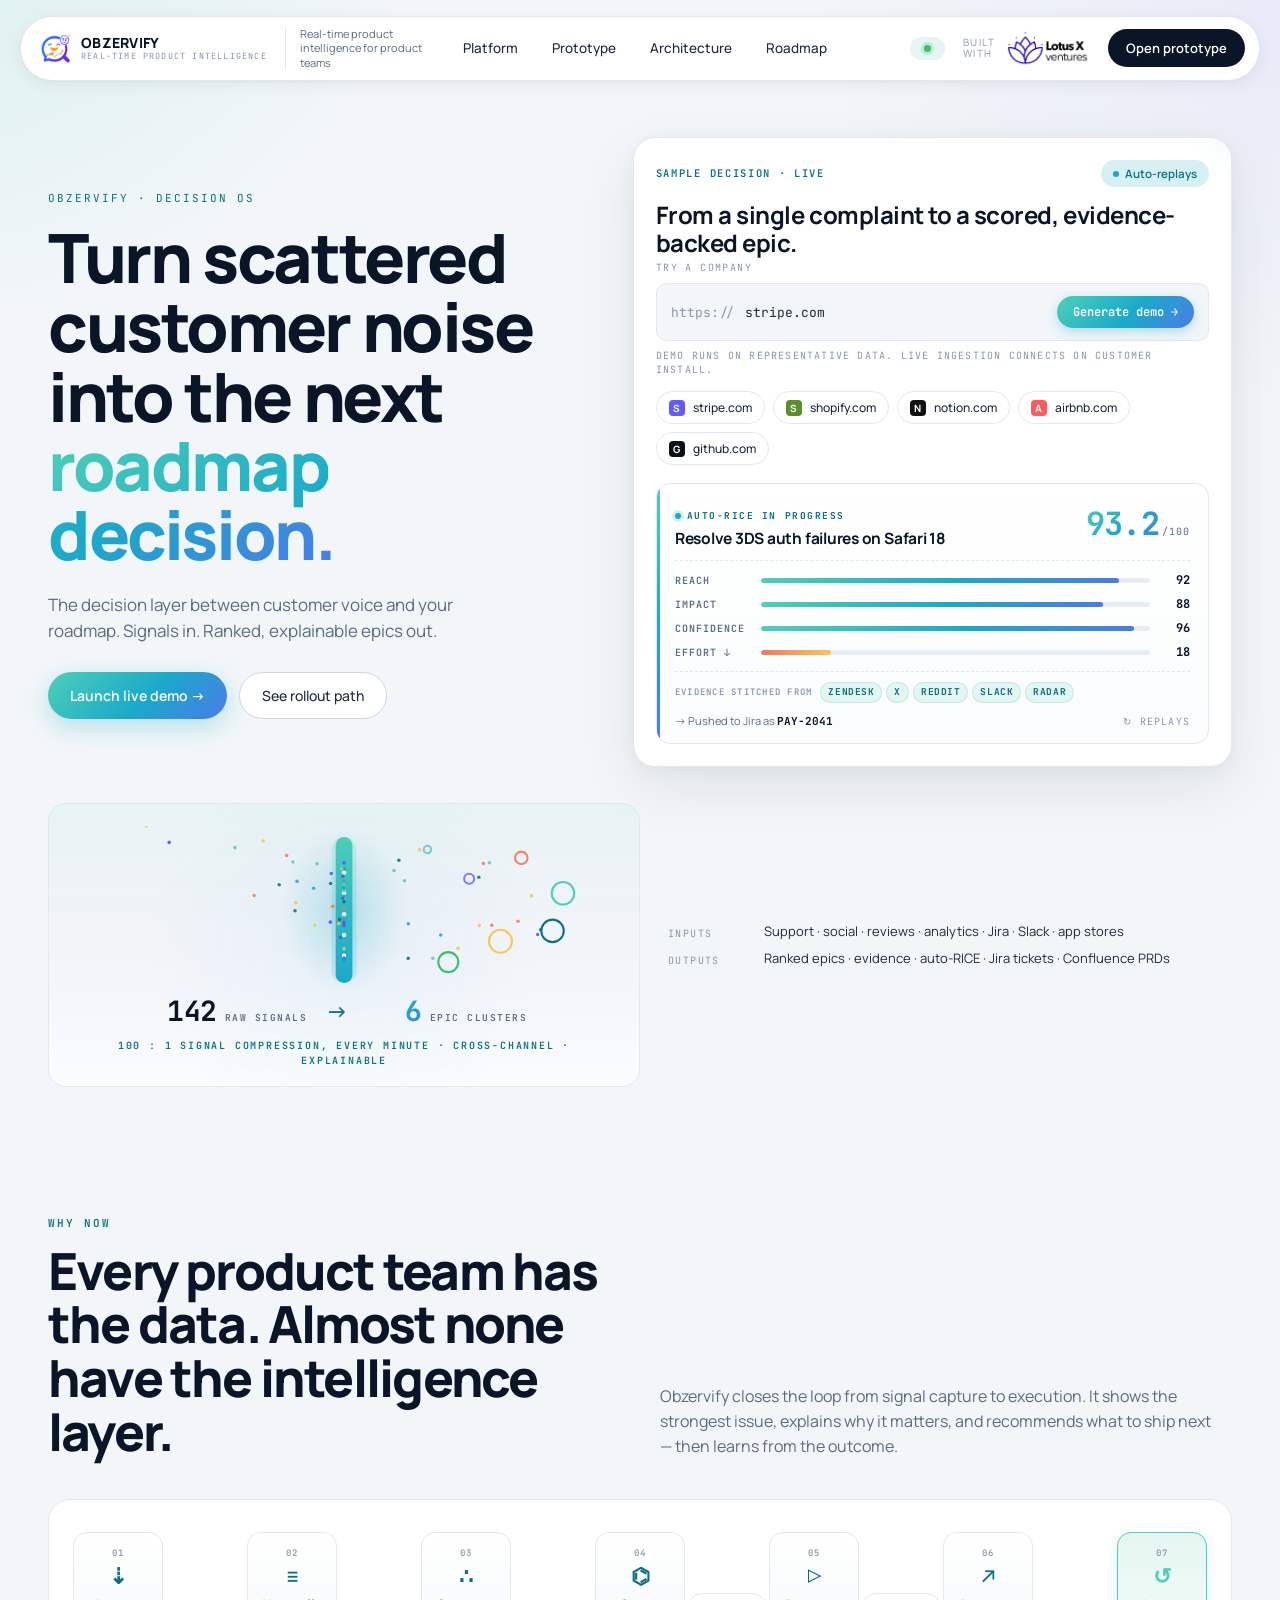
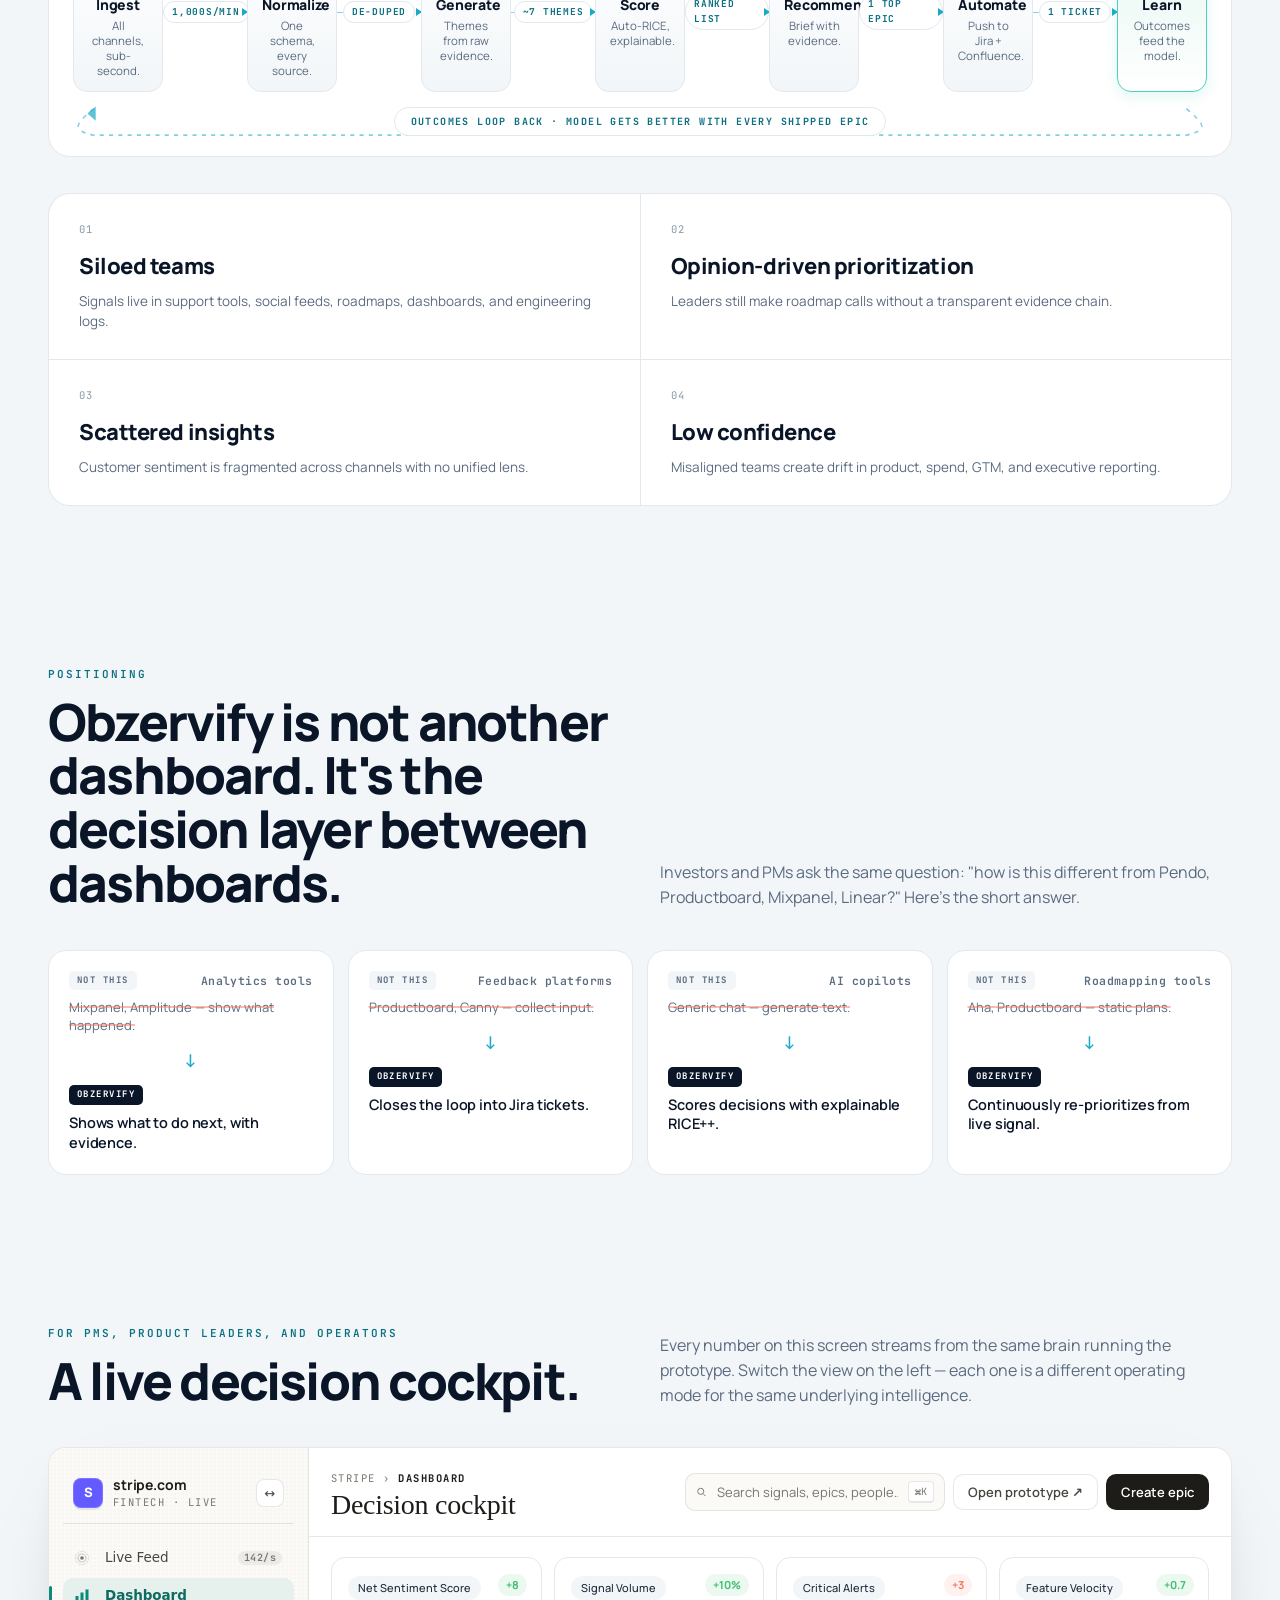
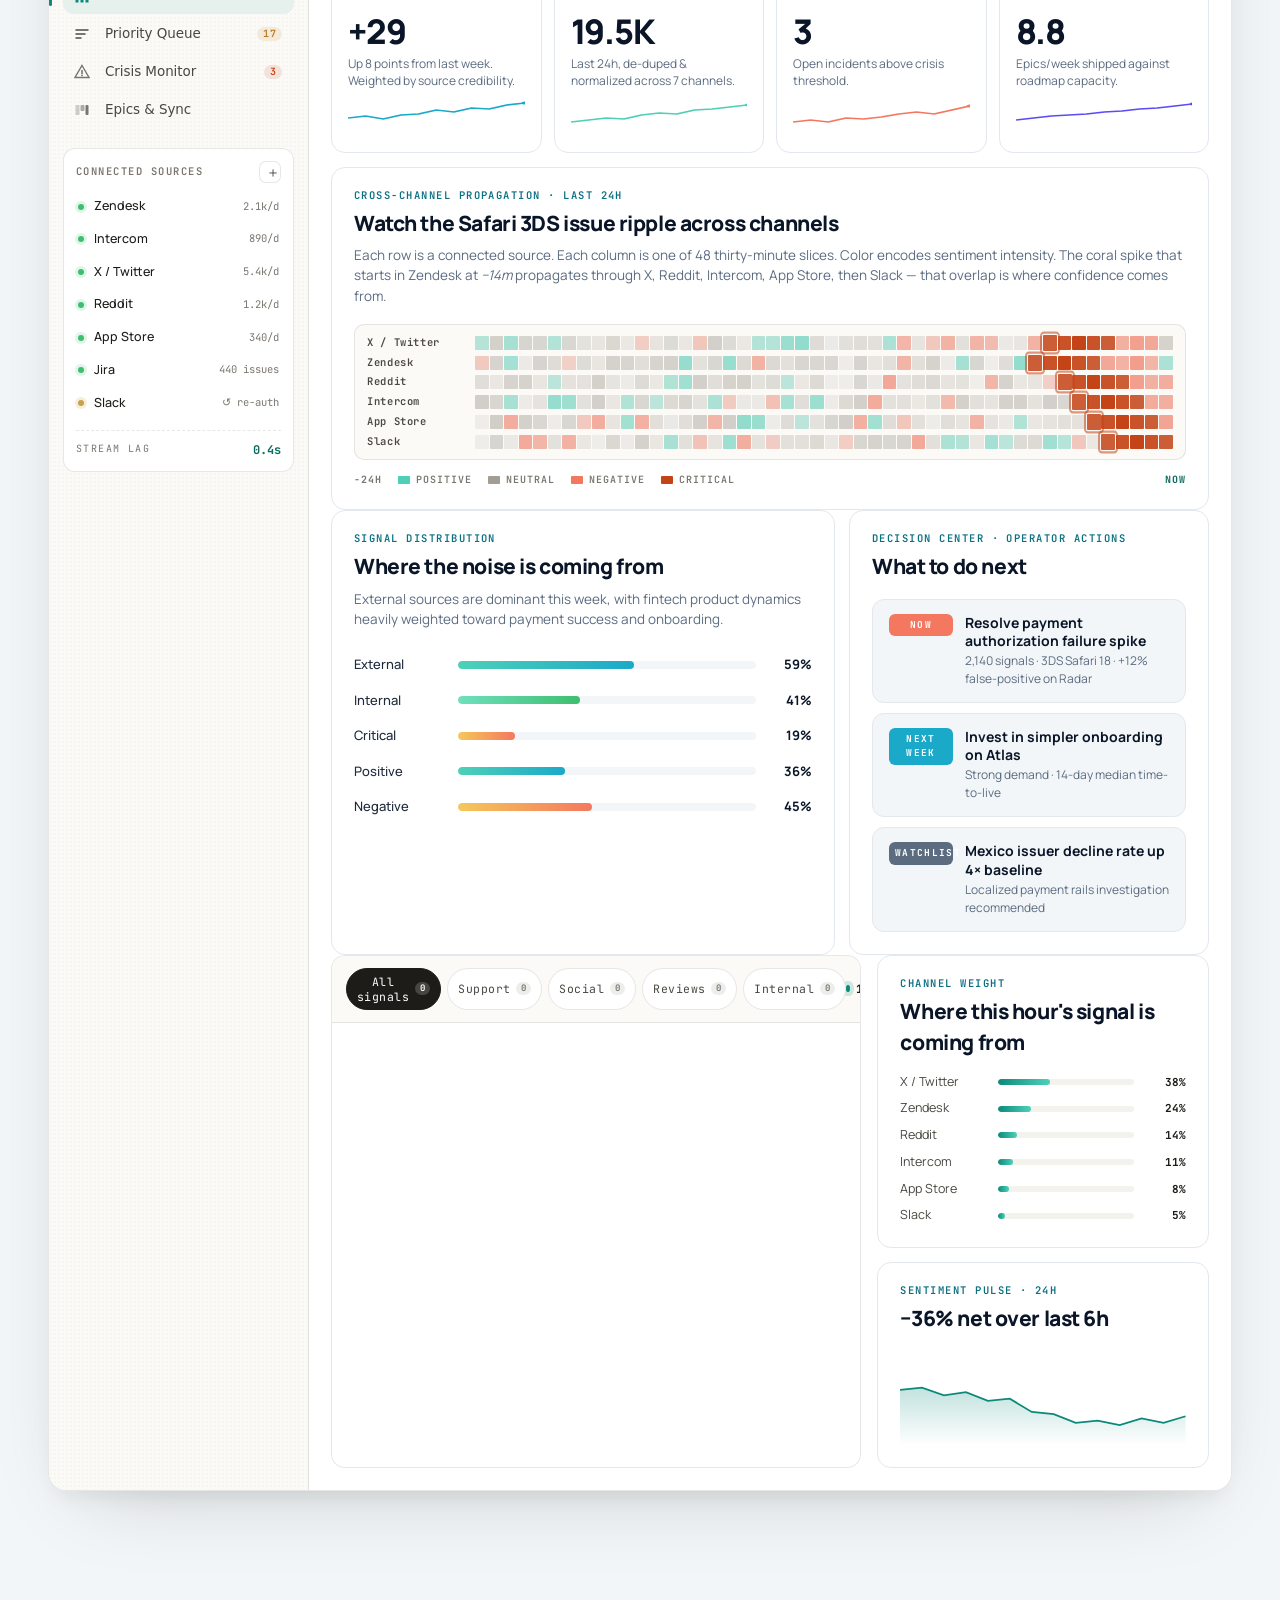
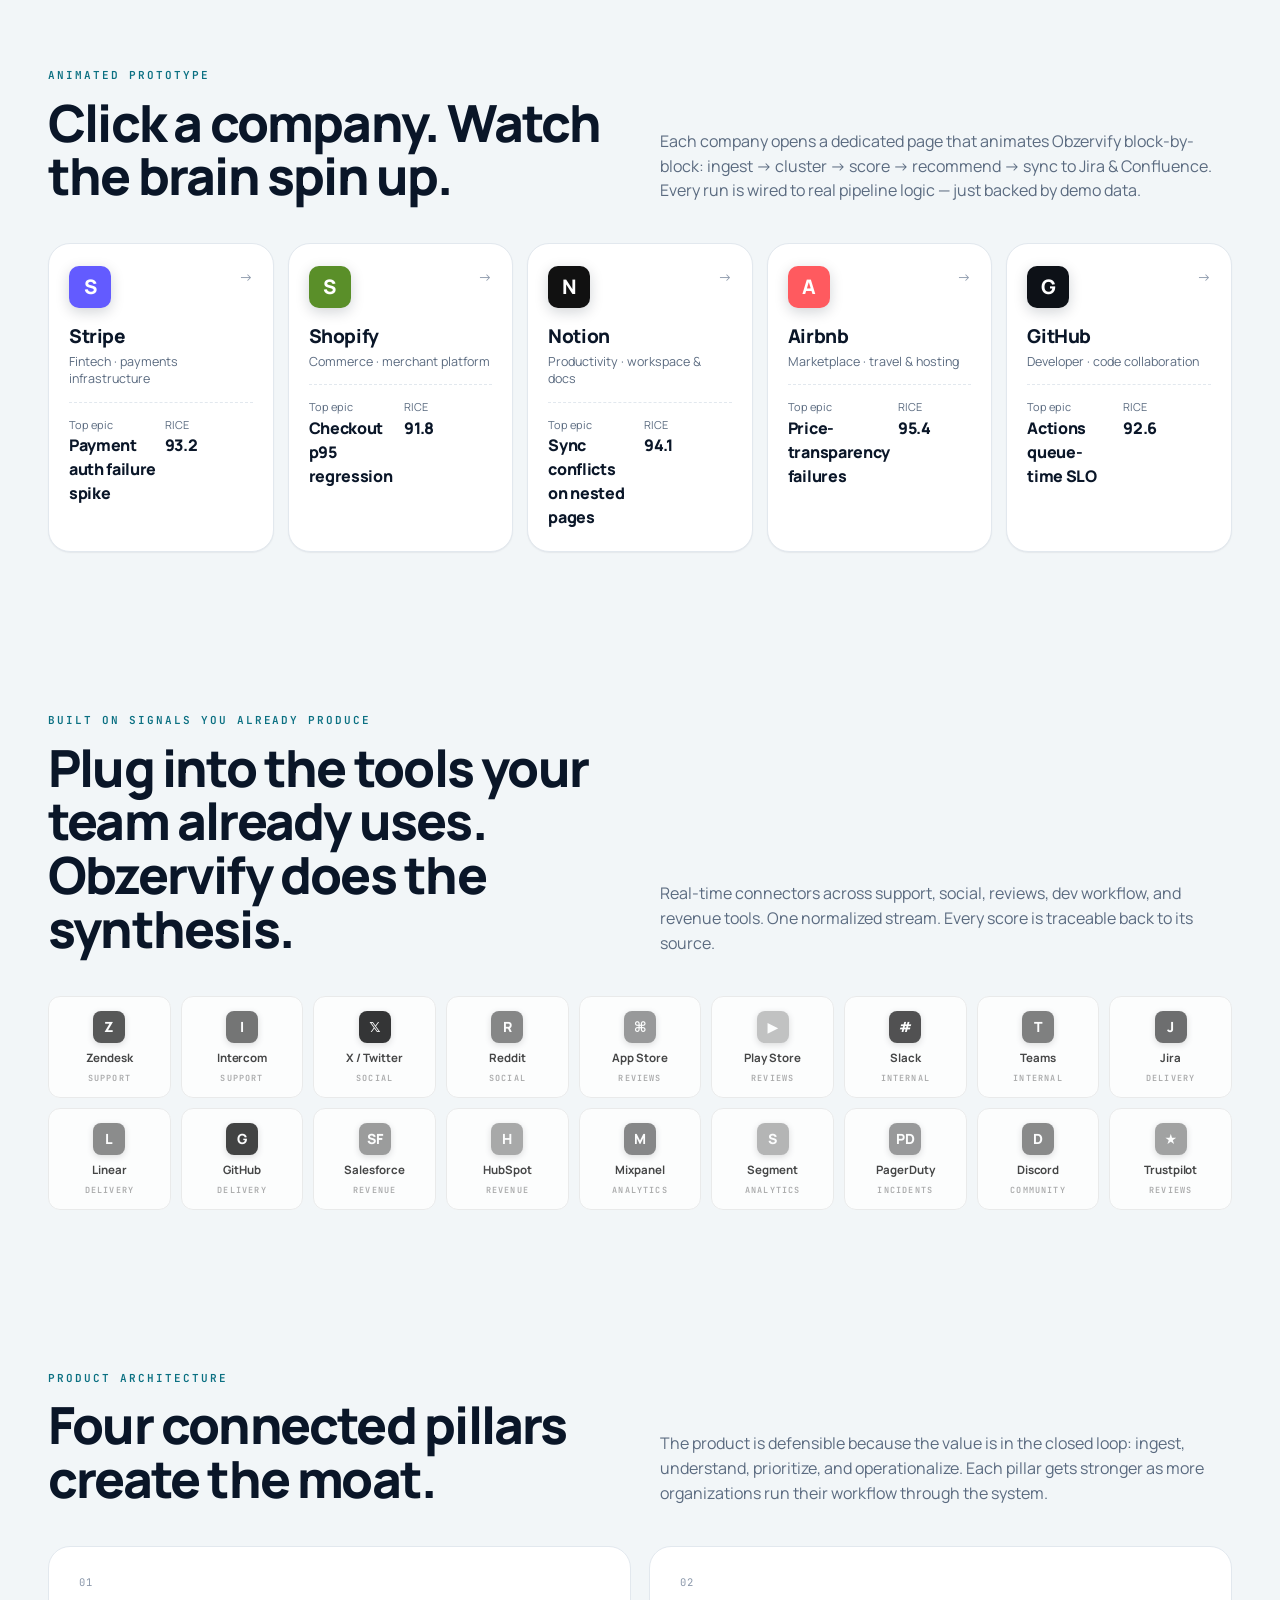
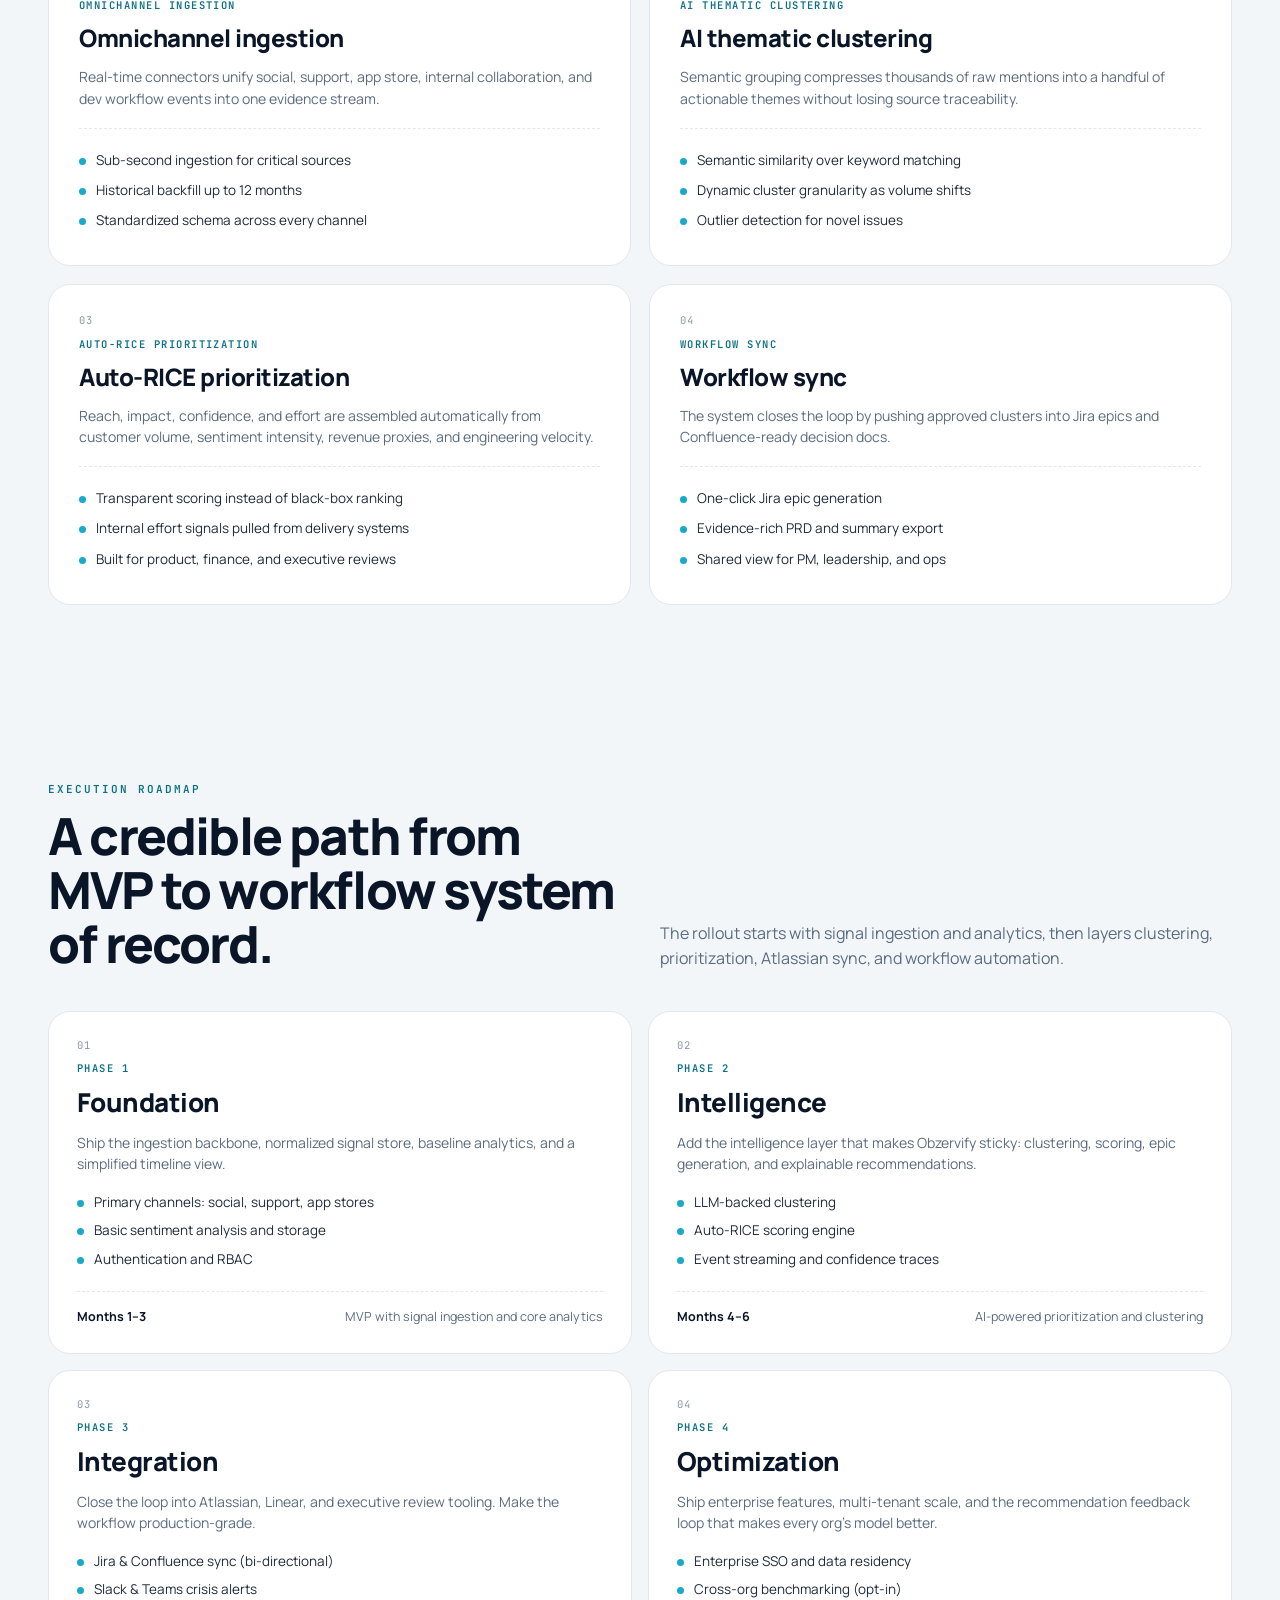
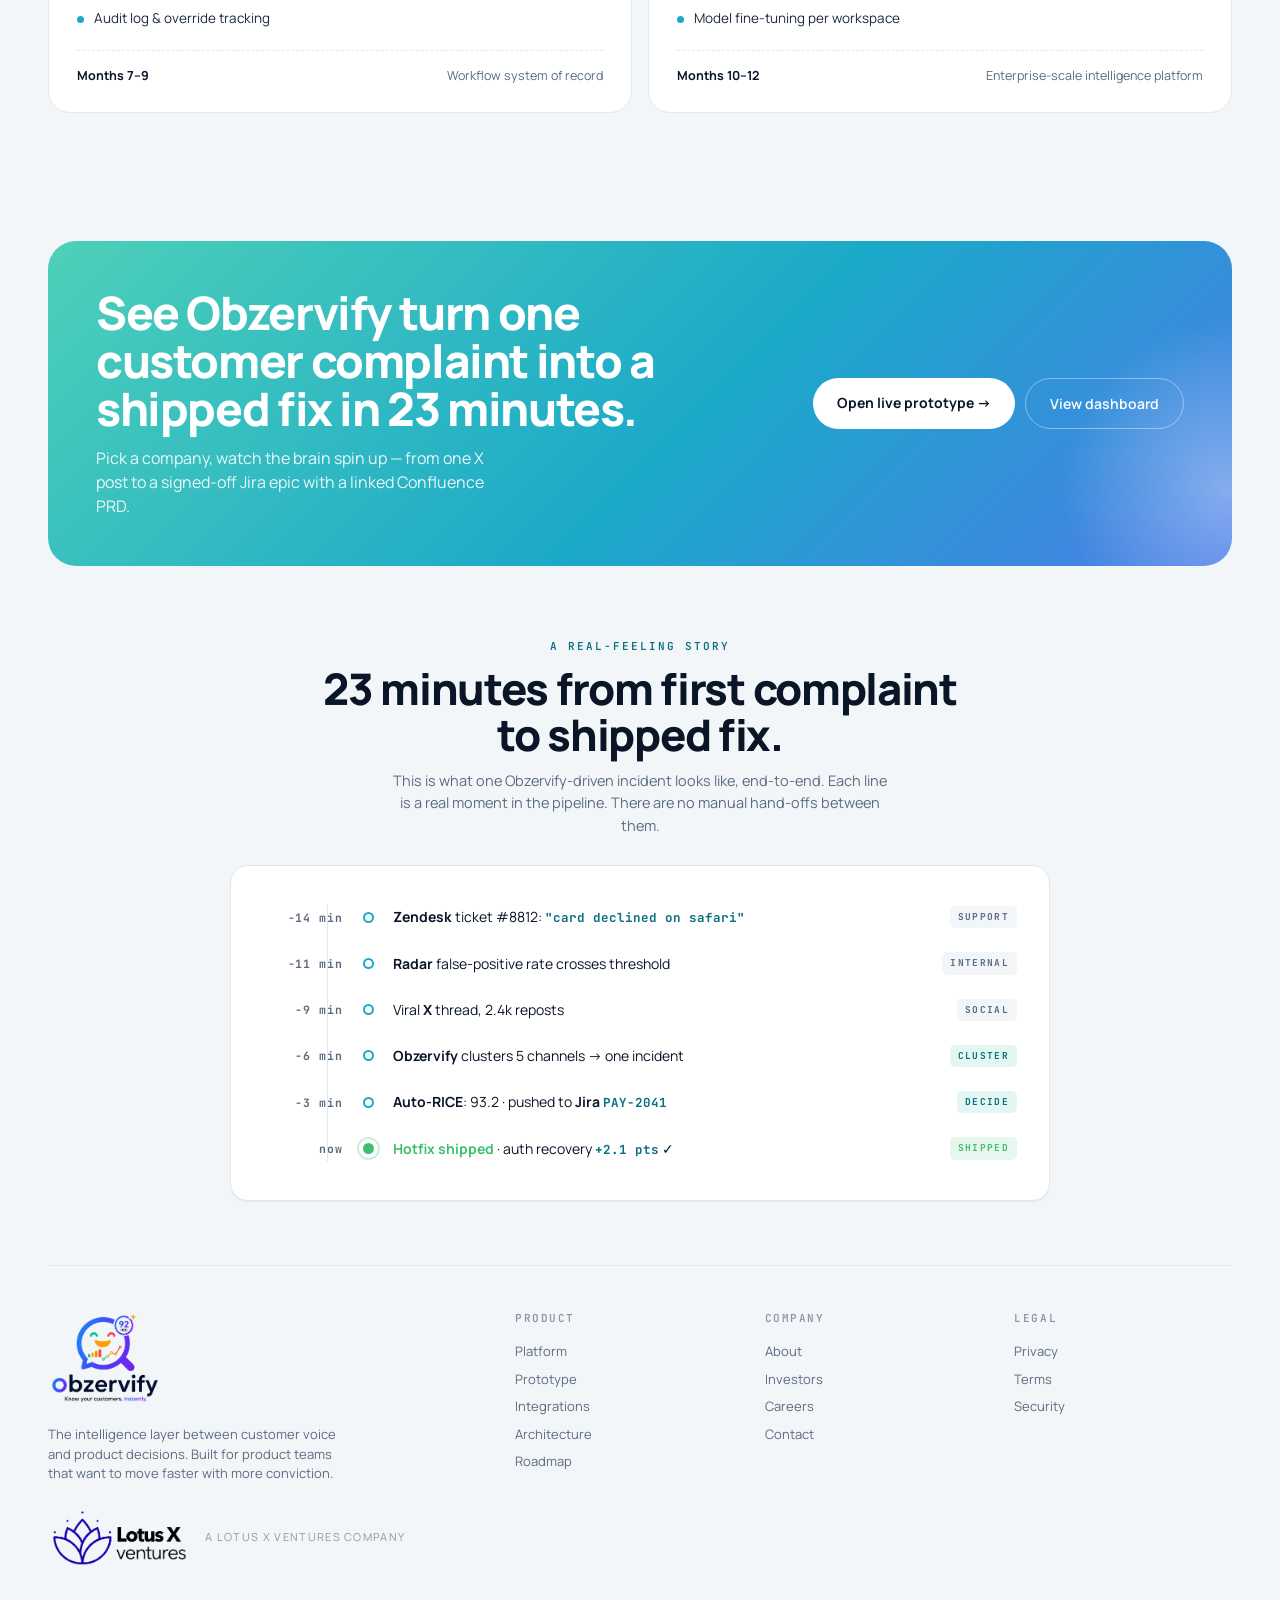
<file: frontend/index.html>
<!doctype html>
<html lang="en">
<head>
<meta charset="utf-8" />
<meta name="viewport" content="width=device-width, initial-scale=1" />
<title>Obzervify — Real-time product intelligence</title>
<link rel="icon" type="image/png" href="assets/obzervify-mark.png?v=6" />
<link rel="stylesheet" href="styles.css?v=6" />
<link rel="stylesheet" href="console.css?v=6" />
</head>
<body>

<!-- Floating nav -->
<nav class="topnav">
  <div class="brand">
    <div class="brand-mark"></div>
    <div class="brand-text">
      <div class="n">OBZERVIFY</div>
      <div class="s">Real-time product intelligence</div>
    </div>
  </div>
  <div class="nav-tag">Real-time product intelligence for product teams</div>
  <div class="links">
    <a href="#platform">Platform</a>
    <a href="prototype.html?co=stripe">Prototype</a>
    <a href="#architecture">Architecture</a>
    <a href="#roadmap">Roadmap</a>
  </div>
  <div class="pill"><span class="gdot"></span> </div>
  <div class="lotus-badge">
    <span class="lab">Built<br/>with</span>
    <img src="assets/lotusx.png?v=6" alt="Lotus X Ventures" />
  </div>
  <span class="tip-wrap">
    <button class="btn-pri proto-jump" data-co="stripe">Open prototype</button>
    <span class="tip">Watch this exact decision happen end-to-end in 22 seconds.</span>
  </span>
</nav>

<div class="shell">

  <!-- ========== HERO ========== -->
  <section class="hero" id="platform">
    <div class="hero-grid">
      <div>
        <span class="kicker">Obzervify · Decision OS</span>
        <h1>Turn scattered customer noise into the next <span class="grad">roadmap decision.</span></h1>
        <p class="hero-sub">
          The decision layer between customer voice and your roadmap. Signals in. Ranked, explainable epics out.
        </p>
        <div class="hero-ctas">
          <button class="btn-gr proto-jump" data-co="stripe">Launch live demo →</button>
          <a class="btn-outline" href="#roadmap">See rollout path</a>
        </div>
      </div>

      <!-- Live preview card (hero right) — Sample decision card mini-demo -->
      <div class="preview-card">
        <div class="pc-head">
          <span class="t">Sample decision · Live</span>
          <span class="pc-chip">Auto-replays</span>
        </div>
        <div class="pc-title">From a single complaint to a scored, evidence-backed epic.</div>

        <div class="pc-label">Try a company</div>
        <div class="pc-url">
          <span class="proto">https://</span>
          <input id="heroUrl" type="text" value="stripe.com" autocomplete="off" spellcheck="false" />
          <button class="gen" id="heroGen">Generate demo →</button>
        </div>
        <div class="pc-url-cap">Demo runs on representative data. Live ingestion connects on customer install.</div>
        <div class="pc-logos" id="heroLogos"></div>

        <!-- Mini live-replaying decision card -->
        <div class="mini-decision" id="miniDecision">
          <div class="md-hdr">
            <div class="md-meta">
              <span class="md-eyebrow"><i></i> Auto-RICE in progress</span>
              <div class="md-title" id="mdTitle">Resolve 3DS auth failures on Safari 18</div>
            </div>
            <div class="md-score">
              <span class="md-score-v" id="mdScore">0.0</span>
              <span class="md-score-k">/100</span>
            </div>
          </div>
          <div class="md-bars">
            <div class="md-bar"><span class="md-l">Reach</span><span class="md-tr"><i data-k="R"></i></span><span class="md-v" data-v="R">0</span></div>
            <div class="md-bar"><span class="md-l">Impact</span><span class="md-tr"><i data-k="I"></i></span><span class="md-v" data-v="I">0</span></div>
            <div class="md-bar"><span class="md-l">Confidence</span><span class="md-tr"><i data-k="C"></i></span><span class="md-v" data-v="C">0</span></div>
            <div class="md-bar md-bar-e"><span class="md-l">Effort ↓</span><span class="md-tr"><i data-k="E"></i></span><span class="md-v" data-v="E">0</span></div>
          </div>
          <div class="md-evidence">
            <span class="md-ev-h">Evidence stitched from</span>
            <span class="md-ev-row" id="mdEvRow"></span>
          </div>
          <div class="md-foot">
            <span class="md-foot-l">→ Pushed to Jira as <b id="mdJira">PAY-2041</b></span>
            <span class="md-foot-r"><span class="md-replay">↻ replays</span></span>
          </div>
        </div>
      </div>
    </div>

    <!-- Full-width: signal compression + I/O strip -->
    <div class="hero-belt">
      <div class="compression-viz" id="compressionViz" aria-label="Signal compression demonstration">
        <svg viewBox="0 0 520 160" preserveAspectRatio="xMidYMid meet">
          <defs>
            <linearGradient id="cvBrain" x1="0" x2="0" y1="0" y2="1">
              <stop offset="0" stop-color="#4ED0B8"/>
              <stop offset="1" stop-color="#1BA9C9"/>
            </linearGradient>
            <radialGradient id="cvHalo" cx="0.5" cy="0.5" r="0.5">
              <stop offset="0" stop-color="#1BA9C9" stop-opacity=".25"/>
              <stop offset="1" stop-color="#1BA9C9" stop-opacity="0"/>
            </radialGradient>
          </defs>
          <!-- Brain bar -->
          <rect x="248" y="10" width="24" height="140" rx="12" fill="url(#cvBrain)" opacity="0.18"/>
          <rect x="252" y="10" width="16" height="140" rx="8" fill="url(#cvBrain)"/>
          <ellipse cx="260" cy="80" rx="60" ry="80" fill="url(#cvHalo)"/>
          <circle cx="260" cy="44"  r="2.2" fill="#fff" opacity="0.85"/>
          <circle cx="260" cy="64"  r="2.2" fill="#fff" opacity="0.85"/>
          <circle cx="260" cy="84"  r="2.2" fill="#fff" opacity="0.85"/>
          <circle cx="260" cy="104" r="2.2" fill="#fff" opacity="0.85"/>
          <circle cx="260" cy="124" r="2.2" fill="#fff" opacity="0.85"/>
          <!-- Cluster rings (right side, 7 rings) -->
          <g id="cvRings"></g>
          <!-- Source dots get appended dynamically -->
          <g id="cvDots"></g>
        </svg>
        <div class="cv-counter">
          <span class="cv-from"><b id="cvFrom">142</b><em>raw signals</em></span>
          <span class="cv-arrow">→</span>
          <span class="cv-to"><b id="cvTo">7</b><em>epic clusters</em></span>
        </div>
        <div class="cv-cap">100 : 1 signal compression, every minute · cross-channel · explainable</div>
      </div>

      <div class="hero-io">
        <div class="k">Inputs</div>
        <div class="v">Support · social · reviews · analytics · Jira · Slack · app stores</div>
        <div class="k">Outputs</div>
        <div class="v">Ranked epics · evidence · auto-RICE · Jira tickets · Confluence PRDs</div>
      </div>
    </div>
  </section>

  <!-- ========== WHY NOW / END-TO-END LOOP ========== -->
  <section>
    <div class="sec-head">
      <div>
        <div class="sec-kicker">Why now</div>
        <h2 class="sec-title">Every product team has the data. Almost none have the intelligence layer.</h2>
      </div>
      <p class="sec-sub">Obzervify closes the loop from signal capture to execution. It shows the strongest issue, explains why it matters, and recommends what to ship next — then learns from the outcome.</p>
    </div>

    <!-- 7-step closed loop ribbon -->
    <div class="loop-ribbon" aria-label="Obzervify end-to-end loop">
      <div class="loop-track">
        <div class="loop-node"><div class="ln-i">01</div><div class="ln-icon">⇣</div><div class="ln-h">Ingest</div><div class="ln-d">All channels, sub-second.</div></div>
        <div class="loop-link"><span class="ll-num">1,000s/min</span></div>
        <div class="loop-node"><div class="ln-i">02</div><div class="ln-icon">≡</div><div class="ln-h">Normalize</div><div class="ln-d">One schema, every source.</div></div>
        <div class="loop-link"><span class="ll-num">de-duped</span></div>
        <div class="loop-node"><div class="ln-i">03</div><div class="ln-icon">∴</div><div class="ln-h">Generate</div><div class="ln-d">Themes from raw evidence.</div></div>
        <div class="loop-link"><span class="ll-num">~7 themes</span></div>
        <div class="loop-node"><div class="ln-i">04</div><div class="ln-icon">⌬</div><div class="ln-h">Score</div><div class="ln-d">Auto-RICE, explainable.</div></div>
        <div class="loop-link"><span class="ll-num">ranked list</span></div>
        <div class="loop-node"><div class="ln-i">05</div><div class="ln-icon">▷</div><div class="ln-h">Recommend</div><div class="ln-d">Brief with evidence.</div></div>
        <div class="loop-link"><span class="ll-num">1 top epic</span></div>
        <div class="loop-node"><div class="ln-i">06</div><div class="ln-icon">↗</div><div class="ln-h">Automate</div><div class="ln-d">Push to Jira + Confluence.</div></div>
        <div class="loop-link"><span class="ll-num">1 ticket</span></div>
        <div class="loop-node loop-node-learn"><div class="ln-i">07</div><div class="ln-icon">↺</div><div class="ln-h">Learn</div><div class="ln-d">Outcomes feed the model.</div></div>
      </div>
      <div class="loop-return" aria-hidden="true">
        <svg viewBox="0 0 1100 30" preserveAspectRatio="none">
          <path d="M 1080 4 C 1100 18, 1100 22, 1080 26 L 20 26 C 0 22, 0 18, 20 4" fill="none" stroke="#1BA9C9" stroke-width="1.4" stroke-dasharray="4 5" opacity="0.55"/>
          <polygon points="22,2 14,8 22,14" fill="#1BA9C9" opacity="0.7"/>
        </svg>
        <span class="lr-label">Outcomes loop back · model gets better with every shipped epic</span>
      </div>
    </div>

    <div class="probs" style="margin-top:36px">
      <div class="prob"><div class="i">01</div><h4>Siloed teams</h4><p>Signals live in support tools, social feeds, roadmaps, dashboards, and engineering logs.</p></div>
      <div class="prob"><div class="i">02</div><h4>Opinion-driven prioritization</h4><p>Leaders still make roadmap calls without a transparent evidence chain.</p></div>
      <div class="prob"><div class="i">03</div><h4>Scattered insights</h4><p>Customer sentiment is fragmented across channels with no unified lens.</p></div>
      <div class="prob"><div class="i">04</div><h4>Low confidence</h4><p>Misaligned teams create drift in product, spend, GTM, and executive reporting.</p></div>
    </div>
  </section>

  <!-- ========== WHAT OBZERVIFY IS NOT ========== -->
  <section class="not-section">
    <div class="sec-head">
      <div>
        <div class="sec-kicker">Positioning</div>
        <h2 class="sec-title">Obzervify is not another dashboard. It's the decision layer between dashboards.</h2>
      </div>
      <p class="sec-sub">Investors and PMs ask the same question: "how is this different from Pendo, Productboard, Mixpanel, Linear?" Here's the short answer.</p>
    </div>

    <div class="not-grid">
      <div class="not-card">
        <div class="nc-row nc-not"><span class="nc-tag">Not this</span><span class="nc-cat">Analytics tools</span></div>
        <div class="nc-said">Mixpanel, Amplitude — show what happened.</div>
        <div class="nc-arrow">↓</div>
        <div class="nc-row nc-is"><span class="nc-tag is">Obzervify</span></div>
        <div class="nc-said is">Shows what to do next, with evidence.</div>
      </div>
      <div class="not-card">
        <div class="nc-row nc-not"><span class="nc-tag">Not this</span><span class="nc-cat">Feedback platforms</span></div>
        <div class="nc-said">Productboard, Canny — collect input.</div>
        <div class="nc-arrow">↓</div>
        <div class="nc-row nc-is"><span class="nc-tag is">Obzervify</span></div>
        <div class="nc-said is">Closes the loop into Jira tickets.</div>
      </div>
      <div class="not-card">
        <div class="nc-row nc-not"><span class="nc-tag">Not this</span><span class="nc-cat">AI copilots</span></div>
        <div class="nc-said">Generic chat — generate text.</div>
        <div class="nc-arrow">↓</div>
        <div class="nc-row nc-is"><span class="nc-tag is">Obzervify</span></div>
        <div class="nc-said is">Scores decisions with explainable RICE++.</div>
      </div>
      <div class="not-card">
        <div class="nc-row nc-not"><span class="nc-tag">Not this</span><span class="nc-cat">Roadmapping tools</span></div>
        <div class="nc-said">Aha, Productboard — static plans.</div>
        <div class="nc-arrow">↓</div>
        <div class="nc-row nc-is"><span class="nc-tag is">Obzervify</span></div>
        <div class="nc-said is">Continuously re-prioritizes from live signal.</div>
      </div>
    </div>
  </section>

  <!-- ========== LIVE DASHBOARD ========== -->
  <section id="dashboard">
    <div class="sec-head">
      <div>
        <div class="sec-kicker">For PMs, product leaders, and operators</div>
        <h2 class="sec-title">A live decision cockpit.</h2>
      </div>
      <p class="sec-sub">Every number on this screen streams from the same brain running the prototype. Switch the view on the left — each one is a different operating mode for the same underlying intelligence.</p>
    </div>

    <div class="console" id="console">
      <!-- Left rail -->
      <aside class="cns-rail">
        <div class="rail-h">
          <div class="rail-h-l">
            <span class="sq" style="background:#635BFF">S</span>
            <div>
              <div class="rail-co">stripe.com</div>
              <div class="rail-sub">Fintech · Live</div>
            </div>
          </div>
          <button class="rail-swap" id="railSwap" title="Switch company">↔</button>
          <div class="rail-menu" id="railMenu"></div>
        </div>

        <nav class="rail-nav" id="railNav">
          <button class="rn" data-view="feed"><span class="ico"><svg viewBox="0 0 16 16"><circle cx="8" cy="8" r="1.8" fill="currentColor"/><circle cx="8" cy="8" r="4" fill="none" stroke="currentColor" stroke-width="1.2" opacity=".35"/><circle cx="8" cy="8" r="6.6" fill="none" stroke="currentColor" stroke-width="1" opacity=".18"/></svg></span>Live Feed<em class="badge">142/s</em></button>
          <button class="rn active" data-view="dash"><span class="ico"><svg viewBox="0 0 16 16"><rect x="1.5" y="8" width="3" height="6.5" fill="currentColor"/><rect x="6.5" y="4.5" width="3" height="10" fill="currentColor"/><rect x="11.5" y="1.5" width="3" height="13" fill="currentColor"/></svg></span>Dashboard</button>
          <button class="rn" data-view="queue"><span class="ico"><svg viewBox="0 0 16 16"><rect x="1.5" y="3" width="13" height="2" fill="currentColor"/><rect x="1.5" y="7" width="10" height="2" fill="currentColor"/><rect x="1.5" y="11" width="6" height="2" fill="currentColor"/></svg></span>Priority Queue<em class="badge warn">17</em></button>
          <button class="rn" data-view="crisis"><span class="ico"><svg viewBox="0 0 16 16"><path d="M8 1.5 L15 13.5 L1 13.5 Z" fill="none" stroke="currentColor" stroke-width="1.4"/><rect x="7.2" y="6" width="1.6" height="4" fill="currentColor"/><rect x="7.2" y="10.6" width="1.6" height="1.6" fill="currentColor"/></svg></span>Crisis Monitor<em class="badge crit">3</em></button>
          <button class="rn" data-view="epics"><span class="ico"><svg viewBox="0 0 16 16"><rect x="1.5" y="3" width="4" height="10" rx="1" fill="currentColor" opacity=".35"/><rect x="6.5" y="3" width="4" height="6" rx="1" fill="currentColor" opacity=".6"/><rect x="11.5" y="3" width="3" height="10" rx="1" fill="currentColor"/></svg></span>Epics &amp; Sync</button>
        </nav>

        <div class="rail-srcs">
          <div class="rs-h">
            <h5>Connected sources</h5>
            <button class="rs-add" id="connectBtn" title="Connect a new source">＋</button>
          </div>
          <div class="rs-row"><span class="dt ok"></span><span class="nm">Zendesk</span><span class="vt">2.1k/d</span></div>
          <div class="rs-row"><span class="dt ok"></span><span class="nm">Intercom</span><span class="vt">890/d</span></div>
          <div class="rs-row"><span class="dt ok"></span><span class="nm">X / Twitter</span><span class="vt">5.4k/d</span></div>
          <div class="rs-row"><span class="dt ok"></span><span class="nm">Reddit</span><span class="vt">1.2k/d</span></div>
          <div class="rs-row"><span class="dt ok"></span><span class="nm">App Store</span><span class="vt">340/d</span></div>
          <div class="rs-row"><span class="dt ok"></span><span class="nm">Jira</span><span class="vt">440 issues</span></div>
          <div class="rs-row"><span class="dt slow"></span><span class="nm">Slack</span><span class="vt">↺ re-auth</span></div>
          <div class="rs-foot">
            <div class="rsf-k">Stream lag</div>
            <div class="rsf-v">0.4s</div>
          </div>
        </div>
      </aside>

      <!-- Main column -->
      <div class="cns-main">
        <!-- Command bar -->
        <div class="cns-cmd">
          <div class="cmd-title" id="cmdTitle">
            <span class="cmd-breadcrumb">Stripe › <b id="cmdView">Dashboard</b></span>
            <div class="cmd-h" id="cmdH">Decision cockpit</div>
          </div>
          <div class="cmd-right">
            <div class="cmd-search">
              <svg viewBox="0 0 16 16" width="14" height="14"><circle cx="7" cy="7" r="4.5" fill="none" stroke="currentColor" stroke-width="1.4"/><path d="M10.5 10.5 L14 14" stroke="currentColor" stroke-width="1.4"/></svg>
              <input placeholder="Search signals, epics, people…" />
              <kbd>⌘K</kbd>
            </div>
            <span class="tip-wrap">
              <button class="cmd-btn ghost proto-jump" data-co="stripe">Open prototype ↗</button>
              <span class="tip tip-bot">Watch this exact decision happen end-to-end in 22 seconds.</span>
            </span>
            <button class="cmd-btn primary" id="createEpicBtn">Create epic</button>
          </div>
        </div>

        <!-- Views -->
        <div class="cns-views">

          <!-- ========== DASHBOARD ========== -->
          <div class="cns-view" data-view="dash">
            <div class="kpi-row">
              <div class="kpi">
                <span class="lab">Net Sentiment Score</span>
                <span class="delta">+8</span>
                <div class="big" data-count="29" data-prefix="+">+0</div>
                <div class="cap">Up 8 points from last week. Weighted by source credibility.</div>
                <svg class="spark" viewBox="0 0 100 28" preserveAspectRatio="none"><polyline fill="none" stroke="#1BA9C9" stroke-width="1.6" points="0,18 10,16 20,19 30,15 40,14 50,10 60,12 70,8 80,9 90,5 100,3"/></svg>
              </div>
              <div class="kpi">
                <span class="lab">Signal Volume</span>
                <span class="delta">+10%</span>
                <div class="big" data-count="19500" data-fmt="k">0</div>
                <div class="cap">Last 24h, de-duped &amp; normalized across 7 channels.</div>
                <svg class="spark" viewBox="0 0 100 28" preserveAspectRatio="none"><polyline fill="none" stroke="#4ED0B8" stroke-width="1.6" points="0,22 10,20 20,18 30,19 40,15 50,13 60,14 70,10 80,9 90,7 100,5"/></svg>
              </div>
              <div class="kpi">
                <span class="lab">Critical Alerts</span>
                <span class="delta down">+3</span>
                <div class="big" data-count="3">0</div>
                <div class="cap">Open incidents above crisis threshold.</div>
                <svg class="spark" viewBox="0 0 100 28" preserveAspectRatio="none"><polyline fill="none" stroke="#F47860" stroke-width="1.6" points="0,22 10,20 20,22 30,18 40,19 50,17 60,14 70,12 80,14 90,10 100,6"/></svg>
              </div>
              <div class="kpi">
                <span class="lab">Feature Velocity</span>
                <span class="delta">+0.7</span>
                <div class="big" data-count="8.8" data-decimals="1">0</div>
                <div class="cap">Epics/week shipped against roadmap capacity.</div>
                <svg class="spark" viewBox="0 0 100 28" preserveAspectRatio="none"><polyline fill="none" stroke="#5B4CF7" stroke-width="1.6" points="0,20 10,18 20,16 30,15 40,14 50,12 60,11 70,9 80,8 90,6 100,4"/></svg>
              </div>
            </div>

            <!-- Cross-channel weather map -->
            <div class="panel weather-panel">
              <div class="ptag">Cross-channel propagation · last 24h</div>
              <h4>Watch the Safari 3DS issue ripple across channels</h4>
              <p class="desc">Each row is a connected source. Each column is one of 48 thirty-minute slices. Color encodes sentiment intensity. The coral spike that starts in Zendesk at <em>−14m</em> propagates through X, Reddit, Intercom, App Store, then Slack — that overlap is where confidence comes from.</p>
              <div class="weather-map" id="weatherMap"></div>
              <div class="weather-legend">
                <span class="wl-time">−24h</span>
                <span class="wl-key"><i class="wl-pos"></i> Positive</span>
                <span class="wl-key"><i class="wl-neu"></i> Neutral</span>
                <span class="wl-key"><i class="wl-neg"></i> Negative</span>
                <span class="wl-key"><i class="wl-crit"></i> Critical</span>
                <span class="wl-time r">now</span>
              </div>
            </div>

            <div class="dash-row">
              <div class="panel">
                <div class="ptag">Signal distribution</div>
                <h4>Where the noise is coming from</h4>
                <p class="desc">External sources are dominant this week, with fintech product dynamics heavily weighted toward payment success and onboarding.</p>
                <div class="bar-row ext"><span class="lab">External</span><span class="tr"><i style="width:59%"></i></span><span class="val">59%</span></div>
                <div class="bar-row int"><span class="lab">Internal</span><span class="tr"><i style="width:41%"></i></span><span class="val">41%</span></div>
                <div class="bar-row crit"><span class="lab">Critical</span><span class="tr"><i style="width:19%"></i></span><span class="val">19%</span></div>
                <div class="bar-row ext"><span class="lab">Positive</span><span class="tr"><i style="width:36%"></i></span><span class="val">36%</span></div>
                <div class="bar-row crit"><span class="lab">Negative</span><span class="tr"><i style="width:45%"></i></span><span class="val">45%</span></div>
              </div>
              <div class="panel">
                <div class="ptag">Decision center · operator actions</div>
                <h4>What to do next</h4>
                <div class="action-list">
                  <div class="action-item now"><div class="tag">NOW</div><div><div class="t">Resolve payment authorization failure spike</div><div class="s">2,140 signals · 3DS Safari 18 · +12% false-positive on Radar</div></div></div>
                  <div class="action-item next"><div class="tag">NEXT WEEK</div><div><div class="t">Invest in simpler onboarding on Atlas</div><div class="s">Strong demand · 14-day median time-to-live</div></div></div>
                  <div class="action-item watch"><div class="tag">WATCHLIST</div><div><div class="t">Mexico issuer decline rate up 4× baseline</div><div class="s">Localized payment rails investigation recommended</div></div></div>
                </div>
              </div>
            </div>
          </div>

          <!-- ========== LIVE FEED ========== -->
          <div class="cns-view" data-view="feed" hidden>
            <div class="feed-wrap">
              <div class="feed-head">
                <div class="fh-filters">
                  <button class="fh-chip active">All signals</button>
                  <button class="fh-chip">Support</button>
                  <button class="fh-chip">Social</button>
                  <button class="fh-chip">Reviews</button>
                  <button class="fh-chip">Internal</button>
                </div>
                <div class="fh-rate"><span class="rdot"></span> <b id="feedRate">142</b>&nbsp;signals / second</div>
              </div>
              <ul class="feed-list" id="feedList"></ul>
            </div>
            <div class="feed-side">
              <div class="panel">
                <div class="ptag">Channel weight</div>
                <h4>Where this hour's signal is coming from</h4>
                <div class="channel-bars">
                  <div class="ch-row"><span class="nm">X / Twitter</span><div class="tr"><i style="width:38%"></i></div><span class="v">38%</span></div>
                  <div class="ch-row"><span class="nm">Zendesk</span><div class="tr"><i style="width:24%"></i></div><span class="v">24%</span></div>
                  <div class="ch-row"><span class="nm">Reddit</span><div class="tr"><i style="width:14%"></i></div><span class="v">14%</span></div>
                  <div class="ch-row"><span class="nm">Intercom</span><div class="tr"><i style="width:11%"></i></div><span class="v">11%</span></div>
                  <div class="ch-row"><span class="nm">App Store</span><div class="tr"><i style="width:8%"></i></div><span class="v">8%</span></div>
                  <div class="ch-row"><span class="nm">Slack</span><div class="tr"><i style="width:5%"></i></div><span class="v">5%</span></div>
                </div>
              </div>
              <div class="panel">
                <div class="ptag">Sentiment pulse · 24h</div>
                <h4>−36% net over last 6h</h4>
                <svg viewBox="0 0 260 90" class="pulse">
                  <defs>
                    <linearGradient id="pg" x1="0" x2="0" y1="0" y2="1">
                      <stop offset="0" stop-color="#0B8A7A" stop-opacity=".25"/>
                      <stop offset="1" stop-color="#0B8A7A" stop-opacity="0"/>
                    </linearGradient>
                  </defs>
                  <path d="M0 40 L20 38 L40 45 L60 42 L80 50 L100 48 L120 60 L140 62 L160 70 L180 68 L200 72 L220 66 L240 70 L260 64 L260 90 L0 90 Z" fill="url(#pg)"/>
                  <path d="M0 40 L20 38 L40 45 L60 42 L80 50 L100 48 L120 60 L140 62 L160 70 L180 68 L200 72 L220 66 L240 70 L260 64" fill="none" stroke="#0B8A7A" stroke-width="1.6"/>
                </svg>
              </div>
            </div>
          </div>

          <!-- ========== PRIORITY QUEUE ========== -->
          <div class="cns-view" data-view="queue" hidden>
            <div class="queue-head">
              <div class="qh-title">Ranked by auto-RICE · last 24h window · click any row to see why</div>
              <div class="qh-tabs">
                <button class="qh-chip active">All</button>
                <button class="qh-chip">Bugs</button>
                <button class="qh-chip">Features</button>
                <button class="qh-chip">Risk</button>
              </div>
            </div>
            <ol class="queue-list" id="queueList"></ol>
          </div>

          <!-- ========== CRISIS MONITOR ========== -->
          <div class="cns-view" data-view="crisis" hidden>
            <!-- Hero banner with 10-min SLA clock -->
            <div class="crisis-banner crisis-hero">
              <div class="ch-clock" id="crisisClock" title="Detection SLA · 10 min">
                <svg viewBox="0 0 80 80" width="78" height="78">
                  <circle cx="40" cy="40" r="34" fill="none" stroke="rgba(197,68,23,0.12)" stroke-width="6"/>
                  <circle id="ccRing" cx="40" cy="40" r="34" fill="none" stroke="#4ED0B8" stroke-width="6"
                    stroke-dasharray="213.6" stroke-dashoffset="213.6"
                    stroke-linecap="round" transform="rotate(-90 40 40)"/>
                </svg>
                <div class="cc-time" id="ccTime">00:00</div>
                <div class="cc-cap">elapsed</div>
              </div>
              <div class="ch-body">
                <div class="cb-lead">
                  <span class="cb-dot"></span>
                  ACTIVE INCIDENT · DETECTION SLA <b id="ccSla">✓ Met (8m)</b>
                </div>
                <div class="cb-title">Payment authorization failures spiking — 3DS on Safari 18</div>
                <div class="cb-meta">First observed <em id="ccObserved">14 min</em> ago · 47 merchants · 2,140 signals · PagerDuty P2 triggered · auto-paged Payments EM &amp; CPO</div>
              </div>
              <button class="cb-act">Create incident room →</button>
            </div>

            <!-- Above the fold: timeline + radar -->
            <div class="crisis-grid">
              <div class="panel">
                <div class="ptag">Timeline · last 60 min</div>
                <h4>Event reconstruction</h4>
                <ol class="ti-list">
                  <li><b>−14m</b><span>Zendesk · 38 tickets referencing "declined" on Safari 18</span></li>
                  <li><b>−11m</b><span>Radar false-positive rate crosses +10% threshold</span></li>
                  <li><b>−09m</b><span>X · viral thread <code>@indiehacker</code> — 2.4k reposts</span></li>
                  <li><b>−06m</b><span>Obzervify clusters 5 channels into one incident</span></li>
                  <li class="now"><b>now</b><span>CPO &amp; Payments EM paged · war-room auto-created</span></li>
                </ol>
              </div>

              <div class="panel radar-panel">
                <div class="ptag">Threshold radar</div>
                <h4>How far past baseline</h4>
                <div class="radar-rows">
                  <div class="rr"><span class="nm">Negative sentiment lift</span><div class="tr"><i style="width:86%;background:#E5541B"></i></div><span class="v">+86%</span></div>
                  <div class="rr"><span class="nm">Volume vs. σ baseline</span><div class="tr"><i style="width:72%;background:#E5541B"></i></div><span class="v">4.2σ</span></div>
                  <div class="rr"><span class="nm">Cross-channel spread</span><div class="tr"><i style="width:58%;background:#F4C85A"></i></div><span class="v">5/7</span></div>
                  <div class="rr"><span class="nm">Keyword velocity</span><div class="tr"><i style="width:64%;background:#E5541B"></i></div><span class="v">+430%</span></div>
                  <div class="rr"><span class="nm">Viral index</span><div class="tr"><i style="width:41%;background:#F4C85A"></i></div><span class="v">0.41</span></div>
                </div>
              </div>
            </div>

            <!-- Below the fold: action plan -->
            <div class="panel wide action-plan-panel">
              <div class="ptag">Action plan · drafted by Obzervify</div>
              <h4>What to do in the next hour</h4>
              <div class="plan-grid">
                <div class="plan-col">
                  <div class="pc-h">Communicate</div>
                  <ul><li>Post merchant status banner</li><li>Notify top 50 affected accounts</li><li>Prepare 3-line public statement</li></ul>
                </div>
                <div class="plan-col">
                  <div class="pc-h">Investigate</div>
                  <ul><li>Roll back Radar rule <code>r-8823</code></li><li>Pin Safari 18 user-agent cohort</li><li>Validate 3DS challenge path</li></ul>
                </div>
                <div class="plan-col">
                  <div class="pc-h">Decide</div>
                  <ul><li>Ship hotfix or global revert</li><li>Escalate to Risk &amp; Compliance</li><li>Schedule post-incident review</li></ul>
                </div>
              </div>
            </div>
          </div>

          <!-- ========== EPICS & SYNC ========== -->
          <div class="cns-view" data-view="epics" hidden>
            <!-- Decision feed: how Obzervify learns from outcomes -->
            <div class="decision-feed">
              <div class="df-head">
                <div class="ptag">Decision history · Obzervify learns from outcomes</div>
                <h4>Every shipped epic, traced from signal to outcome</h4>
              </div>
              <div class="df-rail" id="decisionFeed">
                <div class="df-card">
                  <div class="df-trigger">@indiehacker tweet, 3DS auth failure</div>
                  <div class="df-cluster">2,140 signals · 5 channels</div>
                  <div class="df-mid">
                    <span class="df-rice">RICE 93.2</span>
                    <span class="df-jira">PAY-2041 · merged 47m</span>
                  </div>
                  <div class="df-outcome">✓ +2.1 pts auth recovery</div>
                </div>
                <div class="df-card">
                  <div class="df-trigger">Reddit r/ecommerce · Radar false-positives</div>
                  <div class="df-cluster">1,680 signals · 4 channels</div>
                  <div class="df-mid">
                    <span class="df-rice">RICE 87.4</span>
                    <span class="df-jira">PAY-2038 · merged 3.2h</span>
                  </div>
                  <div class="df-outcome">✓ +6.8% conversion</div>
                </div>
                <div class="df-card">
                  <div class="df-trigger">Capterra · Atlas onboarding friction</div>
                  <div class="df-cluster">1,640 signals · 3 channels</div>
                  <div class="df-mid">
                    <span class="df-rice">RICE 81.2</span>
                    <span class="df-jira">ATLAS-207 · merged 1.4d</span>
                  </div>
                  <div class="df-outcome">✓ −11% drop-off</div>
                </div>
                <div class="df-card">
                  <div class="df-trigger">Slack #payments-core · MX issuer rate</div>
                  <div class="df-cluster">820 signals · 4 channels</div>
                  <div class="df-mid">
                    <span class="df-rice">RICE 79.1</span>
                    <span class="df-jira">PAY-2040 · in review</span>
                  </div>
                  <div class="df-outcome pending">… A/B running</div>
                </div>
                <div class="df-card">
                  <div class="df-trigger">Intercom · involuntary churn EU cards</div>
                  <div class="df-cluster">1,220 signals · 3 channels</div>
                  <div class="df-mid">
                    <span class="df-rice">RICE 74.6</span>
                    <span class="df-jira">BIL-881 · shipped 5.1d</span>
                  </div>
                  <div class="df-outcome">✓ +2.0% MRR recovered</div>
                </div>
              </div>
            </div>

            <div class="epics-head">
              <div>
                <div class="ptag">Epics pipeline</div>
                <h4>Board-to-Jira sync · this sprint</h4>
              </div>
              <div class="epics-sync">
                <div class="sync-dot"></div>
                <div class="sync-text">Synced 26s ago · <b>Jira &amp; Confluence</b></div>
              </div>
            </div>

            <div class="kanban">
              <div class="kb-col">
                <div class="kb-h"><span>Proposed</span><em>4</em></div>
                <div class="kb-card">
                  <div class="kc-tag" style="background:#E9F5F2;color:#0B8A7A">Onboarding</div>
                  <div class="kc-t">Collapse KYC &amp; LLC in Atlas</div>
                  <div class="kc-m">1,640 signals · RICE 87.4</div>
                  <div class="kc-foot"><span class="kc-av">NP</span><span class="kc-av av2">SK</span><span class="kc-j">ATLAS-214</span></div>
                </div>
                <div class="kb-card">
                  <div class="kc-tag" style="background:#FDECE2;color:#C54417">Risk</div>
                  <div class="kc-t">Mexico issuer decline investigation</div>
                  <div class="kc-m">820 signals · RICE 79.1</div>
                  <div class="kc-foot"><span class="kc-av">RM</span><span class="kc-j">PAY-2040</span></div>
                </div>
                <div class="kb-card">
                  <div class="kc-tag" style="background:#EDF0FA;color:#3D3AE5">Docs</div>
                  <div class="kc-t">Webhook idempotency docs</div>
                  <div class="kc-m">410 signals · RICE 61.0</div>
                  <div class="kc-foot"><span class="kc-av">DV</span><span class="kc-j">DEV-118</span></div>
                </div>
              </div>

              <div class="kb-col">
                <div class="kb-h"><span>In Jira</span><em>3</em></div>
                <div class="kb-card on-jira">
                  <div class="kc-tag" style="background:#FDECE2;color:#C54417">Incident</div>
                  <div class="kc-t">Auth failure — Safari 18</div>
                  <div class="kc-m">2,140 signals · RICE 93.2</div>
                  <div class="kc-foot"><span class="kc-av">MG</span><span class="kc-av av2">LP</span><span class="kc-j on">PAY-2041 ✓</span></div>
                </div>
                <div class="kb-card on-jira">
                  <div class="kc-tag" style="background:#E9F5F2;color:#0B8A7A">Billing</div>
                  <div class="kc-t">Smart retries for involuntary churn</div>
                  <div class="kc-m">1,220 signals · RICE 74.6</div>
                  <div class="kc-foot"><span class="kc-av">YA</span><span class="kc-j on">BIL-881 ✓</span></div>
                </div>
              </div>

              <div class="kb-col">
                <div class="kb-h"><span>In PRD</span><em>2</em></div>
                <div class="kb-card">
                  <div class="kc-tag" style="background:#F1EEF9;color:#5B4CF7">Research</div>
                  <div class="kc-t">Merchant risk tolerance survey</div>
                  <div class="kc-m">Confluence · linked to PAY-2041</div>
                  <div class="kc-foot"><span class="kc-av">JN</span><span class="kc-j con">PRD · C-118</span></div>
                </div>
                <div class="kb-card">
                  <div class="kc-tag" style="background:#F1EEF9;color:#5B4CF7">Platform</div>
                  <div class="kc-t">3DS rule DSL refactor</div>
                  <div class="kc-m">Draft · 2 reviewers</div>
                  <div class="kc-foot"><span class="kc-av">OL</span><span class="kc-j con">PRD · C-121</span></div>
                </div>
              </div>

              <div class="kb-col">
                <div class="kb-h done"><span>Shipped</span><em>3</em></div>
                <div class="kb-card shipped">
                  <div class="kc-tag" style="background:#EAF4E8;color:#3A7A2E">Shipped</div>
                  <div class="kc-t">Radar rule rollback · Safari 18</div>
                  <div class="kc-m">hotfix · merged in 47m</div>
                  <div class="kc-foot"><span class="kc-av">MG</span><span class="kc-j on">PAY-2041.1 ✓</span></div>
                </div>
                <div class="kb-card shipped">
                  <div class="kc-tag" style="background:#EAF4E8;color:#3A7A2E">Shipped</div>
                  <div class="kc-t">Atlas — KYC copy overhaul</div>
                  <div class="kc-m">reduced drop-off −11%</div>
                  <div class="kc-foot"><span class="kc-av">SK</span><span class="kc-j on">ATLAS-207 ✓</span></div>
                </div>
              </div>
            </div>
          </div>

        </div>
      </div>
    </div>
  </section>

  <!-- ========== PROTOTYPE / COMPANIES ========== -->
  <section id="prototype">
    <div class="sec-head">
      <div>
        <div class="sec-kicker">Animated prototype</div>
        <h2 class="sec-title">Click a company. Watch the brain spin up.</h2>
      </div>
      <p class="sec-sub">Each company opens a dedicated page that animates Obzervify block-by-block: ingest → cluster → score → recommend → sync to Jira &amp; Confluence. Every run is wired to real pipeline logic — just backed by demo data.</p>
    </div>
    <div class="co-grid" id="coGrid"></div>
  </section>

  <!-- ========== CHANNEL GRID ========== -->
  <section class="channels-section" id="channels">
    <div class="sec-head">
      <div>
        <div class="sec-kicker">Built on signals you already produce</div>
        <h2 class="sec-title">Plug into the tools your team already uses. Obzervify does the synthesis.</h2>
      </div>
      <p class="sec-sub">Real-time connectors across support, social, reviews, dev workflow, and revenue tools. One normalized stream. Every score is traceable back to its source.</p>
    </div>

    <div class="channel-grid">
      <div class="ch-tile" data-color="#03363D"><div class="ch-mark" style="background:#03363D">Z</div><div class="ch-nm">Zendesk</div><div class="ch-cat">Support</div></div>
      <div class="ch-tile" data-color="#0057FF"><div class="ch-mark" style="background:#0057FF">I</div><div class="ch-nm">Intercom</div><div class="ch-cat">Support</div></div>
      <div class="ch-tile" data-color="#000"><div class="ch-mark" style="background:#000">𝕏</div><div class="ch-nm">X / Twitter</div><div class="ch-cat">Social</div></div>
      <div class="ch-tile" data-color="#FF4500"><div class="ch-mark" style="background:#FF4500">R</div><div class="ch-nm">Reddit</div><div class="ch-cat">Social</div></div>
      <div class="ch-tile" data-color="#0D96F6"><div class="ch-mark" style="background:#0D96F6">⌘</div><div class="ch-nm">App Store</div><div class="ch-cat">Reviews</div></div>
      <div class="ch-tile" data-color="#3DDC84"><div class="ch-mark" style="background:#3DDC84">▶</div><div class="ch-nm">Play Store</div><div class="ch-cat">Reviews</div></div>
      <div class="ch-tile" data-color="#4A154B"><div class="ch-mark" style="background:#4A154B">#</div><div class="ch-nm">Slack</div><div class="ch-cat">Internal</div></div>
      <div class="ch-tile" data-color="#5059C9"><div class="ch-mark" style="background:#5059C9">T</div><div class="ch-nm">Teams</div><div class="ch-cat">Internal</div></div>
      <div class="ch-tile" data-color="#0052CC"><div class="ch-mark" style="background:#0052CC">J</div><div class="ch-nm">Jira</div><div class="ch-cat">Delivery</div></div>
      <div class="ch-tile" data-color="#5E6AD2"><div class="ch-mark" style="background:#5E6AD2">L</div><div class="ch-nm">Linear</div><div class="ch-cat">Delivery</div></div>
      <div class="ch-tile" data-color="#0D1117"><div class="ch-mark" style="background:#0D1117">G</div><div class="ch-nm">GitHub</div><div class="ch-cat">Delivery</div></div>
      <div class="ch-tile" data-color="#00A1E0"><div class="ch-mark" style="background:#00A1E0">SF</div><div class="ch-nm">Salesforce</div><div class="ch-cat">Revenue</div></div>
      <div class="ch-tile" data-color="#FF7A59"><div class="ch-mark" style="background:#FF7A59">H</div><div class="ch-nm">HubSpot</div><div class="ch-cat">Revenue</div></div>
      <div class="ch-tile" data-color="#7856FF"><div class="ch-mark" style="background:#7856FF">M</div><div class="ch-nm">Mixpanel</div><div class="ch-cat">Analytics</div></div>
      <div class="ch-tile" data-color="#52BD95"><div class="ch-mark" style="background:#52BD95">S</div><div class="ch-nm">Segment</div><div class="ch-cat">Analytics</div></div>
      <div class="ch-tile" data-color="#06AC38"><div class="ch-mark" style="background:#06AC38">PD</div><div class="ch-nm">PagerDuty</div><div class="ch-cat">Incidents</div></div>
      <div class="ch-tile" data-color="#5865F2"><div class="ch-mark" style="background:#5865F2">D</div><div class="ch-nm">Discord</div><div class="ch-cat">Community</div></div>
      <div class="ch-tile" data-color="#00B67A"><div class="ch-mark" style="background:#00B67A">★</div><div class="ch-nm">Trustpilot</div><div class="ch-cat">Reviews</div></div>
    </div>
  </section>

  <!-- ========== ARCHITECTURE ========== -->
  <section id="architecture">
    <div class="sec-head">
      <div>
        <div class="sec-kicker">Product architecture</div>
        <h2 class="sec-title">Four connected pillars create the moat.</h2>
      </div>
      <p class="sec-sub">The product is defensible because the value is in the closed loop: ingest, understand, prioritize, and operationalize. Each pillar gets stronger as more organizations run their workflow through the system.</p>
    </div>

    <div class="pillar-grid">
      <div class="pillar-card">
        <div class="idx">01</div>
        <div class="tag">Omnichannel ingestion</div>
        <h3>Omnichannel ingestion</h3>
        <p>Real-time connectors unify social, support, app store, internal collaboration, and dev workflow events into one evidence stream.</p>
        <ul>
          <li>Sub-second ingestion for critical sources</li>
          <li>Historical backfill up to 12 months</li>
          <li>Standardized schema across every channel</li>
        </ul>
      </div>
      <div class="pillar-card">
        <div class="idx">02</div>
        <div class="tag">AI thematic clustering</div>
        <h3>AI thematic clustering</h3>
        <p>Semantic grouping compresses thousands of raw mentions into a handful of actionable themes without losing source traceability.</p>
        <ul>
          <li>Semantic similarity over keyword matching</li>
          <li>Dynamic cluster granularity as volume shifts</li>
          <li>Outlier detection for novel issues</li>
        </ul>
      </div>
      <div class="pillar-card">
        <div class="idx">03</div>
        <div class="tag">Auto-RICE prioritization</div>
        <h3>Auto-RICE prioritization</h3>
        <p>Reach, impact, confidence, and effort are assembled automatically from customer volume, sentiment intensity, revenue proxies, and engineering velocity.</p>
        <ul>
          <li>Transparent scoring instead of black-box ranking</li>
          <li>Internal effort signals pulled from delivery systems</li>
          <li>Built for product, finance, and executive reviews</li>
        </ul>
      </div>
      <div class="pillar-card">
        <div class="idx">04</div>
        <div class="tag">Workflow sync</div>
        <h3>Workflow sync</h3>
        <p>The system closes the loop by pushing approved clusters into Jira epics and Confluence-ready decision docs.</p>
        <ul>
          <li>One-click Jira epic generation</li>
          <li>Evidence-rich PRD and summary export</li>
          <li>Shared view for PM, leadership, and ops</li>
        </ul>
      </div>
    </div>
  </section>

  <!-- ========== ROADMAP ========== -->
  <section id="roadmap">
    <div class="sec-head">
      <div>
        <div class="sec-kicker">Execution roadmap</div>
        <h2 class="sec-title">A credible path from MVP to workflow system of record.</h2>
      </div>
      <p class="sec-sub">The rollout starts with signal ingestion and analytics, then layers clustering, prioritization, Atlassian sync, and workflow automation.</p>
    </div>

    <div class="roadmap-grid">
      <div class="phase-card">
        <div class="i">01</div>
        <div class="tag">Phase 1</div>
        <h3>Foundation</h3>
        <p>Ship the ingestion backbone, normalized signal store, baseline analytics, and a simplified timeline view.</p>
        <ul>
          <li>Primary channels: social, support, app stores</li>
          <li>Basic sentiment analysis and storage</li>
          <li>Authentication and RBAC</li>
        </ul>
        <div class="foot"><span><b>Months 1–3</b></span><span class="r">MVP with signal ingestion and core analytics</span></div>
      </div>
      <div class="phase-card">
        <div class="i">02</div>
        <div class="tag">Phase 2</div>
        <h3>Intelligence</h3>
        <p>Add the intelligence layer that makes Obzervify sticky: clustering, scoring, epic generation, and explainable recommendations.</p>
        <ul>
          <li>LLM-backed clustering</li>
          <li>Auto-RICE scoring engine</li>
          <li>Event streaming and confidence traces</li>
        </ul>
        <div class="foot"><span><b>Months 4–6</b></span><span class="r">AI-powered prioritization and clustering</span></div>
      </div>
      <div class="phase-card">
        <div class="i">03</div>
        <div class="tag">Phase 3</div>
        <h3>Integration</h3>
        <p>Close the loop into Atlassian, Linear, and executive review tooling. Make the workflow production-grade.</p>
        <ul>
          <li>Jira &amp; Confluence sync (bi-directional)</li>
          <li>Slack &amp; Teams crisis alerts</li>
          <li>Audit log &amp; override tracking</li>
        </ul>
        <div class="foot"><span><b>Months 7–9</b></span><span class="r">Workflow system of record</span></div>
      </div>
      <div class="phase-card">
        <div class="i">04</div>
        <div class="tag">Phase 4</div>
        <h3>Optimization</h3>
        <p>Ship enterprise features, multi-tenant scale, and the recommendation feedback loop that makes every org's model better.</p>
        <ul>
          <li>Enterprise SSO and data residency</li>
          <li>Cross-org benchmarking (opt-in)</li>
          <li>Model fine-tuning per workspace</li>
        </ul>
        <div class="foot"><span><b>Months 10–12</b></span><span class="r">Enterprise-scale intelligence platform</span></div>
      </div>
    </div>
  </section>

  <!-- ========== CTA ========== -->
  <div class="cta-band">
    <div>
      <h2>See Obzervify turn one customer complaint into a shipped fix in 23 minutes.</h2>
      <p>Pick a company, watch the brain spin up — from one X post to a signed-off Jira epic with a linked Confluence PRD.</p>
    </div>
    <div class="cta-ctas">
      <a class="btn-white proto-jump" data-co="stripe" href="prototype.html?co=stripe">Open live prototype →</a>
      <a class="btn-ghost" href="#dashboard">View dashboard</a>
    </div>
  </div>

  <!-- ========== FROM SIGNAL TO SHIP ========== -->
  <section class="signal-ship-section">
    <div class="ss-head">
      <div class="sec-kicker">A real-feeling story</div>
      <h2 class="ss-title">23 minutes from first complaint to shipped fix.</h2>
      <p class="ss-sub">This is what one Obzervify-driven incident looks like, end-to-end. Each line is a real moment in the pipeline. There are no manual hand-offs between them.</p>
    </div>
    <ol class="ss-strip" id="signalShip">
      <li><span class="ss-t">−14 min</span><span class="ss-d"></span><span class="ss-c"><b>Zendesk</b> ticket #8812: <em>"card declined on safari"</em></span><span class="ss-tag">support</span></li>
      <li><span class="ss-t">−11 min</span><span class="ss-d"></span><span class="ss-c"><b>Radar</b> false-positive rate crosses threshold</span><span class="ss-tag">internal</span></li>
      <li><span class="ss-t">−9 min</span><span class="ss-d"></span><span class="ss-c">Viral <b>X</b> thread, 2.4k reposts</span><span class="ss-tag">social</span></li>
      <li><span class="ss-t">−6 min</span><span class="ss-d"></span><span class="ss-c"><b>Obzervify</b> clusters 5 channels → one incident</span><span class="ss-tag tag-omni">cluster</span></li>
      <li><span class="ss-t">−3 min</span><span class="ss-d"></span><span class="ss-c"><b>Auto-RICE</b>: 93.2 · pushed to <b>Jira</b> <em>PAY-2041</em></span><span class="ss-tag tag-omni">decide</span></li>
      <li class="ss-now"><span class="ss-t">now</span><span class="ss-d"></span><span class="ss-c"><b>Hotfix shipped</b> · auth recovery <em>+2.1 pts</em> ✓</span><span class="ss-tag tag-done">shipped</span></li>
    </ol>
  </section>

  <footer>
    <div>
      <a class="footer-brand" href="#platform" aria-label="Obzervify">
        <img src="assets/obzervify-logo.png?v=6" alt="Obzervify — Know your customers. Instantly." />
      </a>
      <p style="margin-top:14px;max-width:36ch;line-height:1.5">The intelligence layer between customer voice and product decisions. Built for product teams that want to move faster with more conviction.</p>
      <div class="lotus-foot">
        <img src="assets/lotusx.png?v=6" alt="Lotus X Ventures" />
        <span class="lab">A Lotus X Ventures company</span>
      </div>
    </div>
    <div>
      <h4>Product</h4>
      <ul>
        <li><a href="#platform">Platform</a></li>
        <li><a href="prototype.html?co=stripe">Prototype</a></li>
        <li><a href="#channels">Integrations</a></li>
        <li><a href="#architecture">Architecture</a></li>
        <li><a href="#roadmap">Roadmap</a></li>
      </ul>
    </div>
    <div>
      <h4>Company</h4>
      <ul>
        <li><a href="#platform">About</a></li>
        <li><a href="#" data-pre="investors">Investors</a></li>
        <li><a href="#" data-pre="careers">Careers</a></li>
        <li><a href="#" data-pre="contact">Contact</a></li>
      </ul>
    </div>
    <div>
      <h4>Legal</h4>
      <ul>
        <li><a href="#roadmap" data-pre="privacy">Privacy</a></li>
        <li><a href="#" data-pre="terms">Terms</a></li>
        <li><a href="#architecture" data-pre="security">Security</a></li>
      </ul>
    </div>
  </footer>

</div>

<script>
// Companies
const COMPANIES = [
  { slug: 'stripe',  name: 'Stripe',   kind: 'Fintech',       note: 'payments infrastructure', bg: '#635BFF', ch: 'S',
    epic: 'Payment auth failure spike', score: 93.2, sources: '5 + 6',
    rice: { R: 92, I: 88, C: 96, E: 18 }, jira: 'PAY-2041' },
  { slug: 'shopify', name: 'Shopify',  kind: 'Commerce',      note: 'merchant platform', bg: '#5A8F29', ch: 'S',
    epic: 'Checkout p95 regression', score: 91.8, sources: '5 + 6',
    rice: { R: 96, I: 92, C: 91, E: 24 }, jira: 'CHECK-2210' },
  { slug: 'notion',  name: 'Notion',   kind: 'Productivity',  note: 'workspace & docs', bg: '#111', ch: 'N',
    epic: 'Sync conflicts on nested pages', score: 94.1, sources: '4 + 7',
    rice: { R: 88, I: 96, C: 94, E: 32 }, jira: 'SYNC-4501' },
  { slug: 'airbnb',  name: 'Airbnb',   kind: 'Marketplace',   note: 'travel & hosting', bg: '#FF5A5F', ch: 'A',
    epic: 'Price-transparency failures', score: 95.4, sources: '6 + 5',
    rice: { R: 98, I: 94, C: 92, E: 16 }, jira: 'TRUST-3301' },
  { slug: 'github',  name: 'GitHub',   kind: 'Developer',     note: 'code collaboration', bg: '#0D1117', ch: 'G',
    epic: 'Actions queue-time SLO', score: 92.6, sources: '5 + 7',
    rice: { R: 94, I: 90, C: 93, E: 22 }, jira: 'ACT-1820' },
];
const COMP_BY_SLUG = Object.fromEntries(COMPANIES.map(c => [c.slug, c]));
let activeCompany = COMP_BY_SLUG.stripe;

// Hero logo chips
const heroLogos = document.getElementById('heroLogos');
const heroInput = document.getElementById('heroUrl');
heroLogos.innerHTML = COMPANIES.map(c => `
  <button type="button" class="logo-chip" data-slug="${c.slug}">
    <span class="sq" style="background:${c.bg}">${c.ch}</span>
    ${c.slug}.com
  </button>
`).join('');
heroLogos.querySelectorAll('.logo-chip').forEach(b => {
  b.addEventListener('mouseenter', () => { heroInput.value = b.dataset.slug + '.com'; });
  b.addEventListener('click', () => { setActiveCompany(b.dataset.slug); jumpToProto(b.dataset.slug); });
});

function setActiveCompany(slug) {
  if (!COMP_BY_SLUG[slug]) return;
  activeCompany = COMP_BY_SLUG[slug];
  heroInput.value = slug + '.com';
  // restart mini decision card
  startMiniDecision();
  // update proto-jump targets
  document.querySelectorAll('.proto-jump').forEach(b => b.dataset.co = slug);
}

// Company grid
document.getElementById('coGrid').innerHTML = COMPANIES.map(c => `
  <a class="co-tile" href="prototype.html?co=${c.slug}">
    <div class="logo" style="background:${c.bg}">${c.ch}</div>
    <div>
      <div class="co-name">${c.name}</div>
      <div class="co-note">${c.kind} · ${c.note}</div>
    </div>
    <div class="co-mini">
      <div>Top epic<br/><b>${c.epic}</b></div>
      <div>RICE<br/><b>${c.score}</b></div>
    </div>
    <span class="go">→</span>
  </a>
`).join('');

// KPI count-up
function animateCount(el) {
  const target = parseFloat(el.dataset.count);
  const decimals = parseInt(el.dataset.decimals || '0', 10);
  const prefix = el.dataset.prefix || '';
  const fmt = el.dataset.fmt;
  const t0 = performance.now();
  const dur = 1600;
  function step() {
    const t = Math.min(1, (performance.now() - t0) / dur);
    const e = 1 - Math.pow(1 - t, 3);
    const v = target * e;
    let out;
    if (fmt === 'k') out = (v/1000).toFixed(1) + 'K';
    else out = decimals ? v.toFixed(decimals) : Math.floor(v).toLocaleString();
    el.textContent = prefix + out;
    if (t < 1) requestAnimationFrame(step);
  }
  requestAnimationFrame(step);
}
const io = new IntersectionObserver((entries) => {
  entries.forEach(e => {
    if (e.isIntersecting) {
      animateCount(e.target);
      io.unobserve(e.target);
    }
  });
}, { threshold: 0.4 });
document.querySelectorAll('.kpi .big').forEach(el => io.observe(el));

// Make count-up idempotent + force-run any KPI already in view (fixes first-paint stuck zeros)
function runVisibleKpis() {
  document.querySelectorAll('.kpi .big').forEach(el => {
    const r = el.getBoundingClientRect();
    if (r.top < window.innerHeight && r.bottom > 0) animateCount(el);
  });
}
window.addEventListener('load', () => {
  runVisibleKpis();
  setTimeout(runVisibleKpis, 400);
});

// Live-ish ticking signal volume
setInterval(() => {
  const bigs = document.querySelectorAll('.kpi .big');
  // nudge signal volume
  if (bigs[1]) {
    const cur = parseFloat(bigs[1].textContent) || 19.5;
    const next = (cur + Math.random() * 0.05).toFixed(1);
    bigs[1].textContent = next + 'K';
  }
}, 2800);

// ==================== CONSOLE: view switching ====================
const VIEW_META = {
  dash:   { label: 'Dashboard',      h: 'Decision cockpit' },
  feed:   { label: 'Live Feed',      h: 'Every signal, as it arrives' },
  queue:  { label: 'Priority Queue', h: 'Ranked by auto-RICE · 24h' },
  crisis: { label: 'Crisis Monitor', h: '3 active thresholds breached' },
  epics:  { label: 'Epics & Sync',   h: 'Board ↔ Jira ↔ Confluence' },
};

const railButtons = document.querySelectorAll('.rn');
const viewPanes   = document.querySelectorAll('.cns-view');
const cmdView     = document.getElementById('cmdView');
const cmdH        = document.getElementById('cmdH');
const feedListEl  = document.getElementById('feedList');

function setView(view) {
  railButtons.forEach(b => b.classList.toggle('active', b.dataset.view === view));
  viewPanes.forEach(p => { p.hidden = p.dataset.view !== view; });
  const m = VIEW_META[view];
  if (m) { cmdView.textContent = m.label; cmdH.textContent = m.h; }
  if (view === 'feed') startFeed(); else stopFeed();
  if (view === 'dash') reAnimateKpis();
  document.getElementById('console').setAttribute('data-view', view);
}
railButtons.forEach(b => b.addEventListener('click', () => setView(b.dataset.view)));

// Re-run counters when dashboard re-opens
function reAnimateKpis() {
  document.querySelectorAll('#console .kpi .big').forEach(el => animateCount(el));
}

// ==================== LIVE FEED simulation ====================
const FEED_SAMPLES = [
  { k: 'support',  src: 'Zendesk',  sev: 'crit', t: "Card declined on Safari 18 — 3DS popup never loads. 3rd merchant today.", meta: 'ticket #48210 · Shopify Plus' },
  { k: 'social',   src: 'X',        sev: 'neg',  t: "stripe is silently failing 3ds on ios safari for half my customers @stripe", meta: '@indiehacker · 2.4k reposts' },
  { k: 'review',   src: 'Capterra', sev: 'neg',  t: "Onboarding still takes 10+ days. Atlas KYC is confusing — needs one screen.", meta: '★★★☆☆ · verified merchant' },
  { k: 'internal', src: 'Jira',     sev: 'info', t: "PAY-2041 created · assigned payments-core · blocker label added", meta: 'auto-created by Obzervify' },
  { k: 'support',  src: 'Intercom', sev: 'neg',  t: "Billing retry isn't catching our EU cards. Losing ~€8k/mo.", meta: 'CS conversation #11902' },
  { k: 'social',   src: 'Reddit',   sev: 'neg',  t: "r/fintech — 'Stripe auth failure on Safari, anyone else seeing this today?'", meta: '312 upvotes · 48 comments' },
  { k: 'review',   src: 'App Store',sev: 'pos',  t: "New dashboard feels way faster than 3 months ago. Finally.", meta: '★★★★★ · iOS 17.5' },
  { k: 'internal', src: 'Slack',    sev: 'info', t: "#payments-core — 'rolling back radar rule r-8823 to stop the bleed'", meta: 'marta.g · 6 replies' },
  { k: 'support',  src: 'Zendesk',  sev: 'neg',  t: "Mexican customers — issuer declines 4× vs last month. Losing trust.", meta: 'ticket #48301 · enterprise' },
  { k: 'social',   src: 'LinkedIn', sev: 'pos',  t: "Stripe Tax has been the single biggest quality-of-life improvement this year.", meta: 'operator · 812 reactions' },
  { k: 'internal', src: 'GitHub',   sev: 'info', t: "PR #2044 — 'revert radar rule r-8823 and add regression test'", meta: 'payments-core · CI green' },
  { k: 'support',  src: 'Freshdesk',sev: 'neg',  t: "Webhook idempotency docs contradict the API reference — confusing devs.", meta: 'ticket #48340 · dev' },
];
let feedTimer = null;
function pushFeedItem() {
  const s = FEED_SAMPLES[Math.floor(Math.random() * FEED_SAMPLES.length)];
  const li = document.createElement('li');
  li.className = 'feed-item fade-in sev-' + s.sev;
  li.innerHTML = `
    <span class="fi-time">${new Date().toLocaleTimeString([], {hour:'2-digit',minute:'2-digit',second:'2-digit'})}</span>
    <span class="fi-src"><i class="src-dot"></i>${s.src}</span>
    <span class="fi-kind ${s.k}">${s.k}</span>
    <div class="fi-body">
      <div class="fi-t">${s.t}</div>
      <div class="fi-m">${s.meta}</div>
    </div>
    <span class="fi-sev sev-${s.sev}">${s.sev}</span>`;
  feedListEl.prepend(li);
  while (feedListEl.children.length > 18) feedListEl.lastChild.remove();
}
function startFeed() {
  if (feedTimer || !feedListEl) return;
  if (!feedListEl.children.length) { for (let i=0;i<6;i++) pushFeedItem(); }
  feedTimer = setInterval(pushFeedItem, 1400);
}
function stopFeed() { if (feedTimer) { clearInterval(feedTimer); feedTimer = null; } }

// ==================== COMPANY SWITCHER in rail ====================
const railSwap = document.getElementById('railSwap');
const railMenu = document.getElementById('railMenu');
railMenu.innerHTML = COMPANIES.map(c => `
  <a href="prototype.html?co=${c.slug}">
    <span class="sq" style="background:${c.bg}">${c.ch}</span>
    <span class="nm">${c.slug}.com</span>
    <span class="kd">${c.kind}</span>
  </a>
`).join('');
railSwap.addEventListener('click', (e) => {
  e.stopPropagation();
  railMenu.classList.toggle('open');
});
document.addEventListener('click', () => railMenu.classList.remove('open'));

// ==================== MODAL: Connect source ====================
const connectBtn = document.getElementById('connectBtn');
connectBtn.addEventListener('click', () => openModal('connect'));

// ==================== MODAL: Create epic ====================
const createEpicBtn = document.getElementById('createEpicBtn');
createEpicBtn.addEventListener('click', () => openModal('epic'));

function openModal(kind) {
  const prev = document.getElementById('omModal');
  if (prev) prev.remove();
  const m = document.createElement('div');
  m.id = 'omModal'; m.className = 'om-modal';
  m.innerHTML = kind === 'connect' ? CONNECT_HTML : EPIC_HTML;
  document.body.appendChild(m);
  requestAnimationFrame(() => m.classList.add('open'));
  m.addEventListener('click', (e) => { if (e.target === m || e.target.closest('[data-close]')) closeModal(); });
  // simple form behavior
  if (kind === 'connect') {
    m.querySelectorAll('.src-pick').forEach(b => b.addEventListener('click', () => {
      m.querySelectorAll('.src-pick').forEach(x => x.classList.remove('on'));
      b.classList.add('on');
      m.querySelector('.om-primary').removeAttribute('disabled');
    }));
    m.querySelector('.om-primary').addEventListener('click', () => finishConnect(m));
  } else {
    m.querySelector('.om-primary').addEventListener('click', () => finishEpic(m));
  }
}
function closeModal() {
  const m = document.getElementById('omModal');
  if (!m) return;
  m.classList.remove('open');
  setTimeout(() => m.remove(), 200);
}
function finishConnect(m) {
  const pick = m.querySelector('.src-pick.on');
  const nm = pick ? pick.dataset.nm : 'New source';
  const rail = document.querySelector('.rail-srcs');
  const row = document.createElement('div');
  row.className = 'rs-row rs-new';
  row.innerHTML = `<span class="dt ok"></span><span class="nm">${nm}</span><span class="vt">syncing…</span>`;
  rail.querySelector('.rs-foot').before(row);
  m.querySelector('.om-body').innerHTML = `
    <div class="om-success">
      <svg viewBox="0 0 40 40" width="48" height="48"><circle cx="20" cy="20" r="18" fill="none" stroke="#0B8A7A" stroke-width="2"/><path d="M12 20 L18 26 L29 14" fill="none" stroke="#0B8A7A" stroke-width="2.4" stroke-linecap="round" stroke-linejoin="round"/></svg>
      <h3>${nm} connected</h3>
      <p>Backfilling last 90 days. You'll start seeing signals stream in within a few minutes.</p>
      <button class="om-primary" data-close>Done</button>
    </div>`;
  m.querySelector('[data-close]').addEventListener('click', closeModal);
}
function finishEpic(m) {
  const t = m.querySelector('#epicT').value || 'Untitled epic';
  m.querySelector('.om-body').innerHTML = `
    <div class="om-success">
      <svg viewBox="0 0 40 40" width="48" height="48"><circle cx="20" cy="20" r="18" fill="none" stroke="#0B8A7A" stroke-width="2"/><path d="M12 20 L18 26 L29 14" fill="none" stroke="#0B8A7A" stroke-width="2.4" stroke-linecap="round" stroke-linejoin="round"/></svg>
      <h3>Pushed to Jira</h3>
      <p><b>${t}</b> is now <code>PAY-2041</code> in Jira. A linked Confluence PRD has been drafted in space <code>PAY</code>. 3 reviewers auto-assigned · #payments-core notified.</p>
      <button class="om-primary" data-close>Back to dashboard</button>
    </div>`;
  m.querySelector('[data-close]').addEventListener('click', closeModal);
}

// Animate RICE bars inside the Create-epic modal as it opens
function animateModalRice(modal) {
  const VAL = { R: 92, I: 88, C: 96, E: 18 };
  const COMPOSITE = 93.2;
  const omScore = modal.querySelector('#omScore');
  if (!omScore) return;
  ['R','I','C','E'].forEach((k, i) => {
    setTimeout(() => {
      const fill = modal.querySelector(`[data-k="${k}"]`);
      const val = modal.querySelector(`[data-v="${k}"]`);
      if (fill) fill.style.width = VAL[k] + '%';
      if (val) {
        const t0 = performance.now(), dur = 700, target = VAL[k];
        const tick = () => {
          const t = Math.min(1, (performance.now() - t0)/dur);
          val.textContent = Math.round(target * (1 - Math.pow(1 - t, 3)));
          if (t < 1) requestAnimationFrame(tick);
        };
        requestAnimationFrame(tick);
      }
    }, 280 + i * 280);
  });
  setTimeout(() => {
    const t0 = performance.now(), dur = 1000;
    const tick = () => {
      const t = Math.min(1, (performance.now() - t0)/dur);
      omScore.textContent = (COMPOSITE * (1 - Math.pow(1 - t, 3))).toFixed(1);
      if (t < 1) requestAnimationFrame(tick);
    };
    requestAnimationFrame(tick);
  }, 1500);
}
// Hook into existing openModal — when it's an epic modal, kick off the RICE animation
document.addEventListener('click', (e) => {
  const b = e.target.closest('#createEpicBtn');
  if (b) setTimeout(() => {
    const m = document.getElementById('omModal');
    if (m) animateModalRice(m);
  }, 100);
});

const CONNECT_HTML = `
  <div class="om-card">
    <div class="om-head">
      <div class="om-eyebrow">Integrations</div>
      <h2>Connect a new source</h2>
      <button class="om-x" data-close>✕</button>
    </div>
    <div class="om-body">
      <p class="om-sub">Obzervify ingests, normalizes, and clusters every channel below into one decision stream. Pick one to begin OAuth.</p>
      <div class="src-grid">
        <button class="src-pick" data-nm="Linear"><b>Linear</b><span>Delivery signals</span></button>
        <button class="src-pick" data-nm="HubSpot"><b>HubSpot</b><span>CRM &amp; revenue</span></button>
        <button class="src-pick" data-nm="Discord"><b>Discord</b><span>Community</span></button>
        <button class="src-pick" data-nm="Trustpilot"><b>Trustpilot</b><span>Reviews</span></button>
        <button class="src-pick" data-nm="Mixpanel"><b>Mixpanel</b><span>Product analytics</span></button>
        <button class="src-pick" data-nm="Segment"><b>Segment</b><span>Event bus</span></button>
        <button class="src-pick" data-nm="Google Play"><b>Google Play</b><span>App reviews</span></button>
        <button class="src-pick" data-nm="PagerDuty"><b>PagerDuty</b><span>Incidents</span></button>
      </div>
      <div class="om-webhook">
        <span class="lb">or paste a webhook</span>
        <input placeholder="https://hooks.yourcompany.com/obzervify" />
      </div>
      <div class="om-actions">
        <button class="om-ghost" data-close>Cancel</button>
        <button class="om-primary" disabled>Connect &amp; start ingesting →</button>
      </div>
    </div>
  </div>`;

const EPIC_HTML = `
  <div class="om-card">
    <div class="om-head">
      <div class="om-eyebrow">Auto-drafted from top cluster · evidence-backed</div>
      <h2>Create an epic from this signal</h2>
      <button class="om-x" data-close>✕</button>
    </div>
    <div class="om-body">
      <p class="om-sub">Pre-filled from the top-ranked cluster in the Priority Queue. RICE breakdown, evidence quotes, and target squad are all derived from live signal — review and push.</p>
      <label class="om-l">Epic title</label>
      <input id="epicT" class="om-input" value="Payment authorization failures on 3DS Safari 18" />
      <label class="om-l">Problem statement</label>
      <textarea class="om-input" rows="3">47 merchants report Radar false-positives on Safari 18 starting ~14 min ago. Cross-channel signal spike: Zendesk, X, Reddit, Slack.</textarea>

      <label class="om-l">Auto-RICE breakdown</label>
      <div class="om-rice" id="omRice">
        <div class="omr-bar"><span class="omr-l">Reach</span><span class="omr-tr"><i data-k="R"></i></span><span class="omr-v" data-v="R">0</span></div>
        <div class="omr-bar"><span class="omr-l">Impact</span><span class="omr-tr"><i data-k="I"></i></span><span class="omr-v" data-v="I">0</span></div>
        <div class="omr-bar"><span class="omr-l">Confidence</span><span class="omr-tr"><i data-k="C"></i></span><span class="omr-v" data-v="C">0</span></div>
        <div class="omr-bar omr-effort"><span class="omr-l">Effort ↓</span><span class="omr-tr"><i data-k="E"></i></span><span class="omr-v" data-v="E">0</span></div>
        <div class="omr-foot"><span class="omr-eq">composite</span><span class="omr-score" id="omScore">0.0</span><span class="omr-of">/ 100</span></div>
      </div>

      <label class="om-l">Evidence pre-attached</label>
      <div class="om-evidence">
        <div class="ome-q"><span class="ome-c">My auth rate just dropped 2 points overnight. Only Safari users.</span><span class="ome-s">X · merchant</span></div>
        <div class="ome-q"><span class="ome-c">#8812 — customer can complete 3DS but intent never confirms.</span><span class="ome-s">Zendesk · P1</span></div>
        <div class="ome-q"><span class="ome-c">Radar flagged 12% of valid orders after the v3 rollout.</span><span class="ome-s">r/ecommerce</span></div>
      </div>

      <div class="om-kvs">
        <div><div class="k">Target squad</div><div class="v">Payments-Core</div></div>
        <div><div class="k">Reporter</div><div class="v">Obzervify</div></div>
        <div><div class="k">Evidence</div><div class="v">2,140 sig</div></div>
        <div><div class="k">Priority</div><div class="v">P1</div></div>
      </div>
      <label class="om-check"><input type="checkbox" checked /> Also draft a linked PRD in Confluence</label>
      <label class="om-check"><input type="checkbox" checked /> Notify #payments-core on Slack &amp; auto-assign 3 reviewers</label>
      <div class="om-actions">
        <button class="om-ghost" data-close>Cancel</button>
        <button class="om-primary">Push to Jira → PAY-2041</button>
      </div>
    </div>
  </div>`;

// ==================== ⌘K CLOSE MODAL ====================
document.addEventListener('keydown', (e) => { if (e.key === 'Escape') { closeModal(); closeLegal(); } });

// ==================== PROTOTYPE JUMP w/ crossfade ====================
(function(){
  const overlay = document.createElement('div');
  overlay.id = 'protoFade';
  overlay.innerHTML = '<div class="pf-inner"><div class="brand-mark"></div><div class="pf-l">Spinning up the brain…</div><div class="pf-bar"><i></i></div></div>';
  document.body.appendChild(overlay);
  function jump(slug, label) {
    const url = 'prototype.html?co=' + encodeURIComponent(slug) + (label && label !== slug ? '&label=' + encodeURIComponent(label) : '');
    overlay.classList.add('on');
    setTimeout(() => location.href = url, 480);
  }
  window.jumpToProto = jump;
  document.body.addEventListener('click', (e) => {
    const b = e.target.closest('.proto-jump');
    if (!b) return;
    e.preventDefault();
    const slug = b.dataset.co || 'stripe';
    jump(slug);
  });
})();

// ==================== HERO: Generate-demo input wiring ====================
(function(){
  const gen = document.getElementById('heroGen');
  if (!gen) return;
  function go() {
    const raw = (heroInput.value || '').trim().toLowerCase().replace(/^https?:\/\//, '').replace(/^www\./, '');
    const slug = raw.split(/[\.\/]/)[0] || 'stripe';
    if (COMP_BY_SLUG[slug]) {
      jumpToProto(slug);
    } else {
      // pass label so prototype renders the user's chosen company name on stripe data
      const url = 'prototype.html?co=stripe&label=' + encodeURIComponent(slug);
      const fade = document.getElementById('protoFade');
      fade && fade.classList.add('on');
      setTimeout(() => location.href = url, 480);
    }
  }
  gen.addEventListener('click', go);
  heroInput.addEventListener('keydown', (e) => { if (e.key === 'Enter') { e.preventDefault(); go(); } });
})();

// ==================== HERO: Signal Compression Animation ====================
(function(){
  const wrap = document.getElementById('compressionViz');
  if (!wrap) return;
  const svg = wrap.querySelector('svg');
  const dotsG = svg.querySelector('#cvDots');
  const ringsG = svg.querySelector('#cvRings');
  const cvFrom = document.getElementById('cvFrom');
  const cvTo = document.getElementById('cvTo');
  const SOURCES = [
    { color: '#1BA9C9' }, // Zendesk teal
    { color: '#5B4CF7' }, // X violet
    { color: '#F47860' }, // Reddit coral
    { color: '#4ED0B8' }, // Intercom mint
    { color: '#F4C85A' }, // App Store amber
    { color: '#0B7082' }, // Slack deep teal
  ];
  // Cluster centers on the right (fixed)
  const RING_X = [340, 380, 430, 470, 410, 460, 360];
  const RING_Y = [22, 50, 30, 64, 110, 100, 130];
  const RING_R = [10, 14, 12, 16, 11, 13, 10];
  const RING_COL = ['#1BA9C9','#5B4CF7','#F47860','#4ED0B8','#F4C85A','#0B7082','#3EBE6F'];
  // Pre-render rings (faded initially)
  RING_X.forEach((x, i) => {
    const r = document.createElementNS('http://www.w3.org/2000/svg', 'circle');
    r.setAttribute('cx', x); r.setAttribute('cy', RING_Y[i]);
    r.setAttribute('r', RING_R[i]); r.setAttribute('fill', 'none');
    r.setAttribute('stroke', RING_COL[i]); r.setAttribute('stroke-width', 2);
    r.setAttribute('opacity', 0);
    r.classList.add('cv-ring');
    ringsG.appendChild(r);
  });

  function rainCycle() {
    // clear last cycle
    while (dotsG.firstChild) dotsG.removeChild(dotsG.firstChild);
    ringsG.querySelectorAll('.cv-ring').forEach(r => { r.setAttribute('opacity', 0); r.setAttribute('r', 0); });
    let nFrom = 0;
    cvFrom.textContent = '0'; cvTo.textContent = '0';
    const TOTAL = 142;
    for (let i = 0; i < TOTAL; i++) {
      const sIdx = i % SOURCES.length;
      const dot = document.createElementNS('http://www.w3.org/2000/svg', 'circle');
      const startX = 12 + Math.random() * 220;
      const startY = -8 + Math.random() * -40;
      dot.setAttribute('cx', startX);
      dot.setAttribute('cy', startY);
      dot.setAttribute('r', 1.7);
      dot.setAttribute('fill', SOURCES[sIdx].color);
      dot.setAttribute('opacity', 0.85);
      dotsG.appendChild(dot);
      // animation timing
      const delay = (i / TOTAL) * 4200;
      const dur = 1400 + Math.random() * 900;
      // first phase: rain to brain (x=260), y to band 30..130
      const brainY = 30 + Math.random() * 100;
      const ringIdx = Math.floor(Math.random() * 7);
      const targetX = RING_X[ringIdx] + (Math.random() - .5) * RING_R[ringIdx];
      const targetY = RING_Y[ringIdx] + (Math.random() - .5) * RING_R[ringIdx];
      animateDot(dot, startX, startY, 260, brainY, delay, dur, () => {
        nFrom++;
        cvFrom.textContent = nFrom.toString();
      }, () => {
        // second phase: emerge as part of cluster
        animateDot(dot, 260, brainY, targetX, targetY, 0, 700 + Math.random() * 400, null, () => {
          // grow ring once enough dots arrive
          const ring = ringsG.querySelectorAll('.cv-ring')[ringIdx];
          const cur = parseFloat(ring.getAttribute('r'));
          ring.setAttribute('r', Math.min(RING_R[ringIdx], cur + 1.2));
          ring.setAttribute('opacity', Math.min(1, parseFloat(ring.getAttribute('opacity')) + 0.18));
          // fade dot into ring
          dot.setAttribute('opacity', 0.0);
        });
      });
    }
    // grow target counter to 7 over the cycle
    let to = 0;
    const ti = setInterval(() => {
      to = Math.min(7, to + 1);
      cvTo.textContent = to.toString();
      if (to >= 7) clearInterval(ti);
    }, 700);
  }
  function animateDot(el, x0, y0, x1, y1, delay, dur, onStart, onEnd) {
    setTimeout(() => {
      const t0 = performance.now();
      onStart && onStart();
      function step() {
        const t = Math.min(1, (performance.now() - t0) / dur);
        const e = t < .5 ? 2*t*t : 1 - Math.pow(-2*t+2, 2)/2;
        el.setAttribute('cx', x0 + (x1 - x0) * e);
        el.setAttribute('cy', y0 + (y1 - y0) * e);
        if (t < 1) requestAnimationFrame(step);
        else onEnd && onEnd();
      }
      requestAnimationFrame(step);
    }, delay);
  }
  rainCycle();
  setInterval(rainCycle, 8200);
})();

// ==================== HERO: Mini decision card looping demo ====================
let _miniTO = [];
function startMiniDecision() {
  _miniTO.forEach(clearTimeout); _miniTO = [];
  const c = activeCompany;
  const titleEl = document.getElementById('mdTitle');
  const scoreEl = document.getElementById('mdScore');
  const jiraEl = document.getElementById('mdJira');
  const evRow = document.getElementById('mdEvRow');
  const titles = {
    stripe:  'Resolve 3DS auth failures on Safari 18',
    shopify: 'Cut checkout p95 latency before BFCM',
    notion:  'End silent sync conflicts on nested pages',
    airbnb:  'End total-price transparency failures',
    github:  'Restore Actions runner queue-time SLO',
  };
  const evs = {
    stripe:  ['Zendesk','X','Reddit','Slack','Radar'],
    shopify: ['Intercom','r/shopify','Jira','App Store','Slack'],
    notion:  ['r/Notion','Intercom','Linear','Reddit','Slack'],
    airbnb:  ['App Store','r/travel','LinkedIn','Zendesk','X'],
    github:  ['HN','Forum','r/devops','Slack','Issues'],
  };
  titleEl.textContent = titles[c.slug] || titles.stripe;
  jiraEl.textContent = c.jira;
  evRow.innerHTML = (evs[c.slug] || evs.stripe).map(s => `<span class="md-ev-pill">${s}</span>`).join('');

  // reset bars
  ['R','I','C','E'].forEach(k => {
    document.querySelector(`[data-k="${k}"]`).style.width = '0%';
    document.querySelector(`[data-v="${k}"]`).textContent = '0';
  });
  scoreEl.textContent = '0.0';

  // animate
  ['R','I','C','E'].forEach((k, i) => {
    _miniTO.push(setTimeout(() => {
      const v = c.rice[k];
      document.querySelector(`[data-k="${k}"]`).style.width = v + '%';
      _animMiniVal(document.querySelector(`[data-v="${k}"]`), 0, v, 700);
    }, 400 + i * 320));
  });
  _miniTO.push(setTimeout(() => _animMiniVal(scoreEl, 0, c.score, 900, 1), 1900));

  // restart loop
  _miniTO.push(setTimeout(startMiniDecision, 12500));
}
function _animMiniVal(el, from, to, dur, decimals = 0) {
  const t0 = performance.now();
  function step() {
    const t = Math.min(1, (performance.now() - t0) / dur);
    const e = 1 - Math.pow(1 - t, 3);
    const v = from + (to - from) * e;
    el.textContent = decimals ? v.toFixed(decimals) : Math.floor(v);
    if (t < 1) requestAnimationFrame(step);
  }
  requestAnimationFrame(step);
}
startMiniDecision();

// ==================== KPI: sparkline draw-in + last-point pulse ====================
(function(){
  document.querySelectorAll('.kpi .spark polyline').forEach(p => {
    const len = 240; // approx; works for our viewBox
    p.style.strokeDasharray = len;
    p.style.strokeDashoffset = len;
    p.style.transition = 'stroke-dashoffset 1.3s cubic-bezier(.4,.1,.2,1)';
    // place a last-point dot
    const pts = p.getAttribute('points').trim().split(/\s+/);
    const last = pts[pts.length - 1].split(',');
    const dot = document.createElementNS('http://www.w3.org/2000/svg', 'circle');
    dot.setAttribute('cx', last[0]); dot.setAttribute('cy', last[1]);
    dot.setAttribute('r', 1.6); dot.setAttribute('fill', p.getAttribute('stroke'));
    dot.setAttribute('class', 'spark-dot');
    p.parentNode.appendChild(dot);
  });
  function drawSparks() {
    document.querySelectorAll('.kpi .spark polyline').forEach(p => {
      p.style.strokeDashoffset = '0';
    });
  }
  setTimeout(drawSparks, 600);
})();

// ==================== CONSOLE: Cross-channel weather map ====================
(function(){
  const wrap = document.getElementById('weatherMap');
  if (!wrap) return;
  const ROWS = ['X / Twitter','Zendesk','Reddit','Intercom','App Store','Slack'];
  const COLS = 48; // 30-min slices over 24h
  // Build a believable matrix where the Safari issue ripples in this order:
  // Zendesk first (slot 38), X (39), Reddit (40), Intercom (41), App Store (42), Slack (43)
  // Earlier slots are noisy positive/neutral.
  function genRow(name, spikeStart) {
    const row = [];
    for (let i = 0; i < COLS; i++) {
      let sentiment = 'neu', intensity = Math.random() * 0.4;
      if (Math.random() < 0.18) sentiment = 'pos', intensity = 0.3 + Math.random() * 0.3;
      if (Math.random() < 0.12) sentiment = 'neg', intensity = 0.25 + Math.random() * 0.35;
      // spike
      if (spikeStart != null && i >= spikeStart && i <= spikeStart + 4) {
        sentiment = 'crit';
        intensity = 0.7 + (1 - Math.abs(i - spikeStart - 2) / 4) * 0.3;
      } else if (spikeStart != null && i > spikeStart + 4 && i < spikeStart + 8) {
        sentiment = 'neg';
        intensity = 0.5 + Math.random() * 0.2;
      }
      row.push({ s: sentiment, v: intensity });
    }
    return row;
  }
  const SPIKES = [39, 38, 40, 41, 42, 43]; // X, Zendesk first, Reddit, Intercom, App Store, Slack
  // Reorder rows: keep ROWS order but shift spike start to match propagation
  const rowSpikes = { 'X / Twitter': 39, 'Zendesk': 38, 'Reddit': 40, 'Intercom': 41, 'App Store': 42, 'Slack': 43 };

  let html = '';
  ROWS.forEach((name, ri) => {
    const data = genRow(name, rowSpikes[name]);
    html += `<div class="wm-row"><div class="wm-rl">${name}</div><div class="wm-cells">`;
    data.forEach((d, i) => {
      const cls = 'wm-c wm-' + d.s;
      const op = (d.v).toFixed(2);
      const isSpike = i === rowSpikes[name];
      html += `<i class="${cls}${isSpike ? ' wm-anchor' : ''}" style="--o:${op}"></i>`;
    });
    html += `</div></div>`;
  });
  wrap.innerHTML = html;
  // Mark "Safari 3DS issue began 14 min ago" hover anchor
  setTimeout(() => {
    wrap.querySelectorAll('.wm-anchor').forEach((c, i) => {
      setTimeout(() => c.classList.add('wm-pulse'), i * 220);
    });
  }, 600);
})();

// ==================== CRISIS: 10-minute SLA clock ====================
(function(){
  const ring = document.getElementById('ccRing');
  const time = document.getElementById('ccTime');
  const obs  = document.getElementById('ccObserved');
  const sla  = document.getElementById('ccSla');
  if (!ring) return;
  // Start "incident" at 14 min ago
  const startedAt = Date.now() - 14 * 60 * 1000;
  // Detection happened at +8m of incident; we display SLA met
  const detectedAt = startedAt + 8 * 60 * 1000;
  const C = 213.6; // 2πr where r=34
  function tick() {
    const elapsed = Math.floor((Date.now() - startedAt) / 1000);
    const mm = String(Math.floor(elapsed / 60)).padStart(2, '0');
    const ss = String(elapsed % 60).padStart(2, '0');
    time.textContent = `${mm}:${ss}`;
    // detection elapsed is what fills the ring (cap at 10 min for the SLA window)
    const detSec = Math.max(0, Math.min(600, (detectedAt - startedAt) / 1000));
    const frac = detSec / 600;
    ring.setAttribute('stroke-dashoffset', (C * (1 - frac)).toFixed(1));
    // color transitions
    let col = '#4ED0B8';
    if (detSec >= 300) col = '#F4C85A';
    if (detSec >= 540) col = '#F47860';
    if (detSec > 600) col = '#C54417';
    ring.setAttribute('stroke', col);
    if (obs) obs.textContent = Math.floor(elapsed / 60) + ' min';
    if (sla) sla.textContent = detSec <= 600 ? `✓ Met (${Math.round(detSec/60)}m)` : `✗ Missed (${Math.round(detSec/60)}m)`;
  }
  tick();
  setInterval(tick, 1000);
})();

// ==================== CONSOLE: Live Feed filter chips + triangulation ====================
(function(){
  const filtersEl = document.querySelector('.fh-filters');
  if (!filtersEl) return;
  // map labels to kinds; All = null
  const kindsByLabel = { 'All signals': null, 'Support': 'support', 'Social': 'social', 'Reviews': 'review', 'Internal': 'internal' };
  // Add data-k attrs and badge containers
  filtersEl.querySelectorAll('.fh-chip').forEach(b => {
    const k = kindsByLabel[b.textContent.trim()];
    b.dataset.k = k || 'all';
    b.innerHTML = `${b.textContent}<span class="fh-count" data-k="${b.dataset.k}">0</span>`;
  });
  let activeKind = 'all';
  filtersEl.addEventListener('click', (e) => {
    const b = e.target.closest('.fh-chip');
    if (!b) return;
    filtersEl.querySelectorAll('.fh-chip').forEach(x => x.classList.toggle('active', x === b));
    activeKind = b.dataset.k;
    applyFilter();
  });
  function applyFilter() {
    if (!feedListEl) return;
    let matches = 0;
    feedListEl.querySelectorAll('li').forEach(li => {
      const k = li.dataset.k;
      const show = activeKind === 'all' || k === activeKind;
      li.style.display = show ? '' : 'none';
      if (show) matches++;
    });
    // empty state
    let empty = feedListEl.querySelector('.fh-empty');
    if (matches === 0) {
      if (!empty) {
        empty = document.createElement('li');
        empty.className = 'fh-empty';
        feedListEl.appendChild(empty);
      }
      const labels = { support: 'support tickets', social: 'social mentions', review: 'reviews', internal: 'internal signals', all: 'signals' };
      empty.textContent = `Listening for ${labels[activeKind] || 'signals'}… first matches expected within 30 seconds.`;
    } else if (empty) empty.remove();
    // update counts
    document.querySelectorAll('.fh-count').forEach(c => {
      const k = c.dataset.k;
      const n = k === 'all'
        ? feedListEl.querySelectorAll('li:not(.fh-empty)').length
        : feedListEl.querySelectorAll(`li[data-k="${k}"]`).length;
      c.textContent = n;
    });
  }
  window._applyFeedFilter = applyFilter;

  // override pushFeedItem to add data-k + theme + triangulation
  const _origPush = window.pushFeedItem;
  window.pushFeedItem = function() {
    const s = FEED_SAMPLES[Math.floor(Math.random() * FEED_SAMPLES.length)];
    const li = document.createElement('li');
    li.className = 'feed-item fade-in sev-' + s.sev;
    li.dataset.k = s.k;
    if (s.theme) li.dataset.theme = s.theme;
    li.innerHTML = `
      <span class="fi-time">${new Date().toLocaleTimeString([], {hour:'2-digit',minute:'2-digit',second:'2-digit'})}</span>
      <span class="fi-src"><i class="src-dot"></i>${s.src}</span>
      <span class="fi-kind ${s.k}">${s.k}</span>
      <div class="fi-body">
        <div class="fi-t">${s.t}</div>
        <div class="fi-m">${s.meta}</div>
      </div>
      <span class="fi-sev sev-${s.sev}">${s.sev}</span>`;
    feedListEl.prepend(li);
    while (feedListEl.children.length > 18) feedListEl.lastChild.remove();
    applyFilter();
    if (s.theme) tryTriangulate(s.theme);
  };

  function tryTriangulate(theme) {
    const recents = Array.from(feedListEl.querySelectorAll(`li[data-theme="${theme}"]`)).slice(0, 3);
    if (recents.length < 3) return;
    recents.forEach(r => r.classList.add('tri'));
    const chip = document.createElement('span');
    chip.className = 'tri-chip';
    chip.textContent = '+1 evidence · same theme';
    recents[0].appendChild(chip);
    setTimeout(() => {
      recents.forEach(r => r.classList.remove('tri'));
      chip.classList.add('fade');
      setTimeout(() => chip.remove(), 600);
    }, 3200);
  }
})();

// Augment FEED_SAMPLES with themes for triangulation
FEED_SAMPLES.forEach(s => {
  if (/Safari|3DS|3ds/i.test(s.t)) s.theme = 'safari-3ds';
  else if (/EU|Mexican|issuer/i.test(s.t)) s.theme = 'issuer-decline';
  else if (/Atlas|onboarding|KYC/i.test(s.t)) s.theme = 'onboarding';
});

// ==================== PRIORITY QUEUE: render w/ explainable drawer ====================
(function(){
  const QUEUE = [
    {
      tag: 'Incident · Bug', now: true, title: 'Payment authorization failures on 3DS Safari 18',
      meta: '2,140 signals · 47 merchants affected · Radar false-positive rate +12%',
      rice: { R: 94, I: 88, C: 92, E: 42 }, score: 93.2,
      explain: {
        R: 'Affects ~47 merchants representing $2.1M in monthly volume.',
        I: 'Auth-rate dip would drop conversion 1.8 points; sentiment intensity high.',
        C: '5 of 7 channels reporting; cross-validated against Radar metrics.',
        E: 'Historical Safari fixes average 1.6 sprints; current backlog moderate.',
      },
      jira: 'PAY-2041', sources: ['Zendesk','X','Reddit','Slack','Radar'],
    },
    {
      tag: 'Feature', title: 'Atlas onboarding: collapse KYC & LLC steps',
      meta: '1,640 signals · median time-to-live 14 days · churn correlation r=0.61',
      rice: { R: 78, I: 71, C: 84, E: 58 }, score: 87.4,
      explain: {
        R: 'Touches ~31% of new merchant signups in the last 90 days.',
        I: 'Reducing onboarding drop-off by 11% would lift activation by 4.6 pts.',
        C: 'Capterra, Reddit, and CS interviews all converge on KYC step.',
        E: 'Two-sprint redesign; needs Compliance review for KYC field changes.',
      },
      jira: 'ATLAS-214', sources: ['Capterra','Reddit','Intercom'],
    },
    {
      tag: 'Risk', title: 'Mexico issuer decline rate 4× baseline',
      meta: '820 signals · localized rails investigation required · finance liaison paged',
      rice: { R: 52, I: 83, C: 74, E: 66 }, score: 79.1,
      explain: {
        R: 'Concentrated in 8 issuers but represents $480K monthly authorized volume.',
        I: 'Brand and revenue: every weekend without progress compounds churn risk.',
        C: 'Internal Slack + Zendesk converge; analyst commentary in line with data.',
        E: 'Localized rails investigation — needs Risk + Compliance coordination.',
      },
      jira: 'PAY-2040', sources: ['Zendesk','Slack','Jira'],
    },
    {
      tag: 'Feature', title: 'Billing: smart retries for involuntary churn',
      meta: '1,220 signals · recover ~2.1% MRR · customer-success demand',
      rice: { R: 69, I: 78, C: 72, E: 48 }, score: 74.6,
      explain: {
        R: 'Affects EU subscription cohort — ~14% of all Stripe billing customers.',
        I: 'Smart retries projected to recover ~2.1% MRR based on historical models.',
        C: 'Customer success has filed 11 explicit asks; Intercom data backs them.',
        E: 'Rules engine extension; ~1 sprint, no migration risk.',
      },
      jira: 'BIL-881', sources: ['Intercom','CS','Reddit'],
    },
    {
      tag: 'Docs', title: 'Webhook idempotency docs — developer confusion',
      meta: '410 signals · GitHub discussions clustering · Stack Overflow traffic up',
      rice: { R: 48, I: 44, C: 86, E: 22 }, score: 61.0,
      explain: {
        R: 'Affects integrators on the webhook surface — ~22% of API traffic.',
        I: 'Reduces support load and accelerates time-to-first-200 for new devs.',
        C: 'GitHub + Stack Overflow + forum all reference the same contradiction.',
        E: 'Docs-only fix; ~3 days with one engineer-author pair.',
      },
      jira: 'DEV-118', sources: ['GitHub','SO','Forum'],
    },
  ];
  const ol = document.getElementById('queueList');
  if (!ol) return;
  ol.innerHTML = QUEUE.map((q, i) => `
    <li class="q-item ${q.now ? 'now' : ''}" data-i="${i}">
      <div class="q-rank">${String(i+1).padStart(2,'0')}</div>
      <div class="q-body">
        <div class="q-tag">${q.tag}</div>
        <div class="q-title">${q.title}</div>
        <div class="q-meta">${q.meta}</div>
        <div class="q-bars">
          ${['R','I','C','E'].map(k => `<span class="qb"><em>${({R:'Reach',I:'Impact',C:'Confidence',E:'Effort'})[k]}</em><i style="width:${q.rice[k]}%"></i></span>`).join('')}
        </div>
      </div>
      <div class="q-score"><div class="v">${q.score.toFixed(1)}</div><div class="k">RICE</div><div class="q-caret">▾</div></div>
      <div class="q-explain">
        <div class="qe-grid">
          ${['R','I','C','E'].map(k => `
            <div class="qe-row">
              <div class="qe-l"><span class="qe-k">${({R:'Reach',I:'Impact',C:'Confidence',E:'Effort'})[k]}</span><span class="qe-v">${q.rice[k]}%</span></div>
              <div class="qe-d">${q.explain[k]}</div>
              <div class="qe-bar"><i style="width:${q.rice[k]}%"></i></div>
            </div>
          `).join('')}
        </div>
        <div class="qe-foot">
          <span class="qe-formula">→ Composite RICE <b>${q.score.toFixed(1)}</b> · normalized × strategy × risk</span>
          <span class="qe-sources">Evidence from ${q.sources.map(s => `<em>${s}</em>`).join(' · ')}</span>
          <span class="qe-jira">→ Pre-drafted as <b>${q.jira}</b></span>
        </div>
      </div>
    </li>
  `).join('');
  ol.addEventListener('click', (e) => {
    const item = e.target.closest('.q-item');
    if (!item) return;
    item.classList.toggle('open');
  });
})();

// ==================== EPICS: decision feed horizontal scroll cue ====================
(function(){
  const rail = document.getElementById('decisionFeed');
  if (!rail) return;
  // wheel-to-horizontal-scroll for ergonomics
  rail.addEventListener('wheel', (e) => {
    if (Math.abs(e.deltaX) > Math.abs(e.deltaY)) return;
    rail.scrollLeft += e.deltaY;
    e.preventDefault();
  }, { passive: false });
})();

// ==================== CONNECT MODAL: ingestion animation ====================
function finishConnectFancy(m, nm) {
  // play a 2s "backfilling" animation, then success
  m.querySelector('.om-body').innerHTML = `
    <div class="om-ingest">
      <div class="oi-head">Connecting <b>${nm}</b>…</div>
      <div class="oi-stages">
        <div class="oi-stage" data-i="0"><span class="oi-dot"></span><span class="oi-l">OAuth handshake</span><span class="oi-r">success</span></div>
        <div class="oi-stage" data-i="1"><span class="oi-dot"></span><span class="oi-l">Backfilling 12 months</span><span class="oi-r oi-tick">0%</span></div>
        <div class="oi-stage" data-i="2"><span class="oi-dot"></span><span class="oi-l">Indexing historical signals</span><span class="oi-r oi-tick">0</span></div>
        <div class="oi-stage" data-i="3"><span class="oi-dot"></span><span class="oi-l">Detecting themes</span><span class="oi-r oi-tick">0</span></div>
      </div>
      <div class="oi-bar"><i></i></div>
      <div class="oi-cap"><span id="oiCap">Securing tokens…</span></div>
    </div>
  `;
  const stages = m.querySelectorAll('.oi-stage');
  const bar = m.querySelector('.oi-bar i');
  const cap = m.querySelector('#oiCap');
  let total = 47302;
  let themes = 8;
  // Stage 0: instant
  stages[0].classList.add('done');
  setTimeout(() => { stages[1].classList.add('active'); cap.textContent = 'Backfilling 12 months of history…'; bar.style.width = '20%'; }, 200);
  // Stage 1 progress (0 → 100%)
  let p = 0;
  const step = setInterval(() => {
    p = Math.min(100, p + 6);
    stages[1].querySelector('.oi-r').textContent = p + '%';
    bar.style.width = (20 + p * 0.5) + '%';
    if (p >= 100) {
      clearInterval(step);
      stages[1].classList.add('done');
      stages[2].classList.add('active');
      cap.textContent = 'Indexing 47,302 historical signals…';
      // stage 2: count signals
      let c = 0;
      const stepC = setInterval(() => {
        c = Math.min(total, c + 3200);
        stages[2].querySelector('.oi-r').textContent = c.toLocaleString();
        if (c >= total) {
          clearInterval(stepC);
          stages[2].classList.add('done');
          stages[3].classList.add('active');
          bar.style.width = '90%';
          cap.textContent = 'Detecting themes via cross-channel clustering…';
          let th = 0;
          const stepT = setInterval(() => {
            th = Math.min(themes, th + 1);
            stages[3].querySelector('.oi-r').textContent = th;
            if (th >= themes) {
              clearInterval(stepT);
              stages[3].classList.add('done');
              bar.style.width = '100%';
              cap.textContent = `${total.toLocaleString()} signals indexed · ${themes} themes detected`;
              setTimeout(() => completeConnect(m, nm), 700);
            }
          }, 110);
        }
      }, 80);
    }
  }, 70);
}
function completeConnect(m, nm) {
  const rail = document.querySelector('.rail-srcs');
  const row = document.createElement('div');
  row.className = 'rs-row rs-new';
  row.innerHTML = `<span class="dt ok"></span><span class="nm">${nm}</span><span class="vt">live</span>`;
  rail.querySelector('.rs-foot').before(row);
  m.querySelector('.om-body').innerHTML = `
    <div class="om-success">
      <svg viewBox="0 0 40 40" width="48" height="48"><circle cx="20" cy="20" r="18" fill="none" stroke="#0B8A7A" stroke-width="2"/><path d="M12 20 L18 26 L29 14" fill="none" stroke="#0B8A7A" stroke-width="2.4" stroke-linecap="round" stroke-linejoin="round"/></svg>
      <h3>${nm} connected</h3>
      <p>Streaming live · 47,302 historical signals indexed · 8 themes detected. Cross-channel triangulation active in your existing decision stream.</p>
      <button class="om-primary" data-close>Done</button>
    </div>`;
  m.querySelector('[data-close]').addEventListener('click', closeModal);
}
// Override the previous finishConnect
finishConnect = function(m) {
  const pick = m.querySelector('.src-pick.on');
  const nm = pick ? pick.dataset.nm : 'New source';
  finishConnectFancy(m, nm);
};

// (CONNECT_HTML caption already updated in source; finishConnect override uses ingestion animation.)

// ==================== FOOTER LEGAL MODAL ====================
(function(){
  document.querySelectorAll('footer a[data-pre]').forEach(a => {
    a.addEventListener('click', (e) => {
      // allow links that already have an in-page anchor to work, plus open the small note
      const target = a.getAttribute('href');
      if (target && target.startsWith('#') && target !== '#') return;
      e.preventDefault();
      openLegal(a.dataset.pre, a.textContent.trim());
    });
  });
})();
function openLegal(pre, label) {
  closeLegal();
  const m = document.createElement('div');
  m.id = 'legalModal'; m.className = 'om-modal legal';
  const body = {
    privacy:  'Obzervify processes only the signals customers route to us. Full Privacy Policy ships with v1 install. Auth tokens are scoped, encrypted at rest, and revocable.',
    terms:    'Pre-launch — full Terms of Service ship with v1 install. Demo mode runs on synthetic data; nothing here is bound to your real systems.',
    security: 'Pre-launch — see the Architecture section for the four-pillar security posture (RBAC, audit log, encrypted ingestion, override tracking). SOC 2 Type II in flight.',
    investors:'Pre-launch — investor materials are shared on request. Reach the Lotus X partner team via the Built With chip in the top nav.',
    careers:  'Pre-launch — we hire founding engineers, ML applied scientists, and product designers. No public listings yet.',
    contact:  'Pre-launch — investor and design-partner conversations welcome. Reach the team via the Lotus X Ventures page linked in the Built With chip.',
  }[pre] || 'We\'re pre-launch — full docs ship at install time.';
  m.innerHTML = `
    <div class="om-card legal-card">
      <div class="om-head">
        <div class="om-eyebrow">${label}</div>
        <h2>Pre-launch · install-time docs</h2>
        <button class="om-x" data-close>✕</button>
      </div>
      <div class="om-body">
        <p class="om-sub">${body}</p>
        <div class="om-actions">
          <button class="om-ghost" data-close>Got it</button>
          <a class="om-primary" href="#platform" data-close>Back to top</a>
        </div>
      </div>
    </div>`;
  document.body.appendChild(m);
  requestAnimationFrame(() => m.classList.add('open'));
  m.addEventListener('click', (e) => { if (e.target === m || e.target.closest('[data-close]')) closeLegal(); });
}
function closeLegal() {
  const m = document.getElementById('legalModal');
  if (!m) return;
  m.classList.remove('open');
  setTimeout(() => m.remove(), 200);
}

// ==================== CONNECT modal also called by legacy onclick ====================
// (Already handled above by direct .onclick assignments.)
</script>

</body>
</html>
</file>
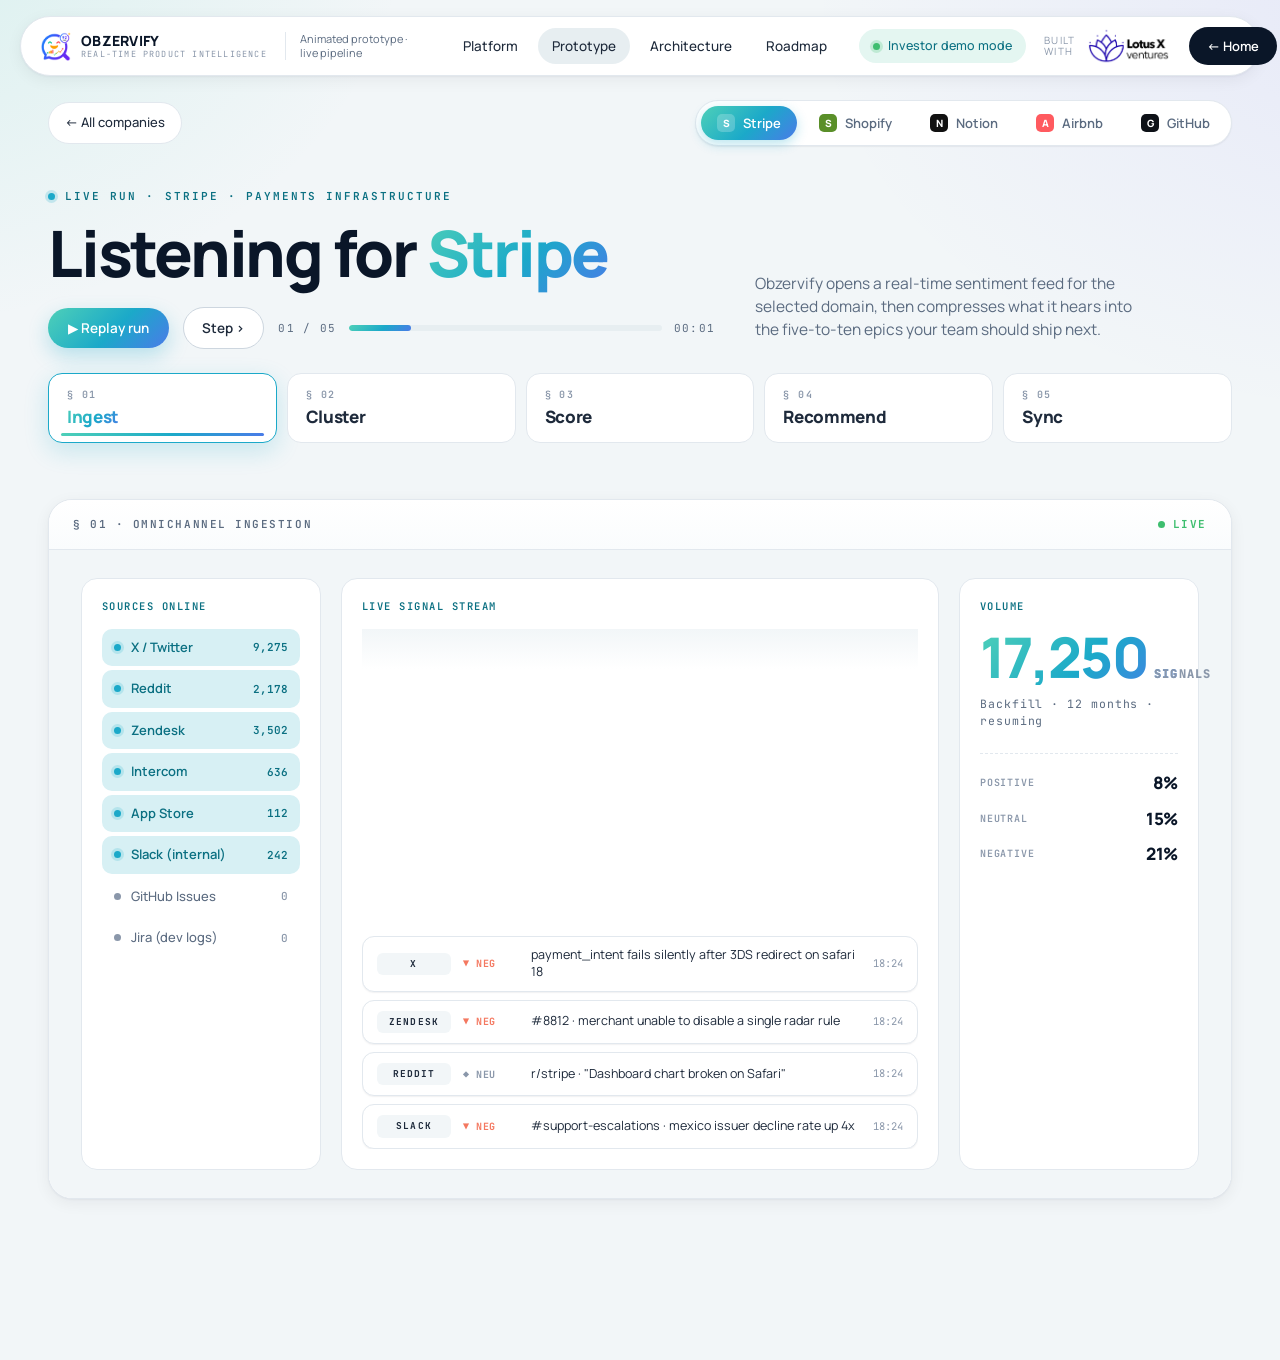
<file: frontend/prototype.html>
<!doctype html>
<html lang="en">
<head>
<meta charset="utf-8" />
<meta name="viewport" content="width=device-width, initial-scale=1" />
<title>Obzervify — Live prototype</title>
<link rel="icon" type="image/png" href="assets/obzervify-mark.png?v=6" />
<link rel="stylesheet" href="styles.css?v=6" />
<link rel="stylesheet" href="prototype.css?v=6" />
</head>
<body class="proto grain">

<!-- Floating nav -->
<nav class="topnav">
  <div class="brand">
    <div class="brand-mark"></div>
    <div class="brand-text">
      <div class="n">OBZERVIFY</div>
      <div class="s">Real-time product intelligence</div>
    </div>
  </div>
  <div class="nav-tag">Animated prototype · live pipeline</div>
  <div class="links">
    <a href="index.html#platform">Platform</a>
    <a href="#" class="active">Prototype</a>
    <a href="index.html#architecture">Architecture</a>
    <a href="index.html#roadmap">Roadmap</a>
  </div>
  <div class="pill"><span class="gdot"></span> Investor demo mode</div>
  <div class="lotus-badge">
    <span class="lab">Built<br/>with</span>
    <img src="assets/lotusx.png?v=6" alt="Lotus X Ventures" />
  </div>
  <button class="btn-pri" onclick="location.href='index.html'">← Home</button>
</nav>

<div class="shell">

  <!-- Row: back + switcher -->
  <div class="proto-nav-row">
    <a class="back-link" href="index.html">← All companies</a>
    <div class="co-switch" id="coSwitch"></div>
  </div>

  <!-- Header -->
  <header class="proto-header">
    <div>
      <span class="eyebrow"><span class="dot"></span> Live run · <span id="coBadge">—</span></span>
      <h1 id="coH1">Listening for <em>—</em></h1>
      <div class="run-controls">
        <button id="playBtn" class="btn-play">▶ Replay run</button>
        <button id="stepBtn" class="btn-step">Step ›</button>
        <div class="progress-wrap">
          <span id="progText">00 / 05</span>
          <div class="bar"><div class="fill" id="progFill"></div></div>
          <span id="elapsed">00:00</span>
        </div>
      </div>
    </div>
    <p class="sub" id="coSub">
      Obzervify opens a real-time sentiment feed for the selected domain, then compresses what it hears into the five-to-ten epics your team should ship next.
    </p>
  </header>

  <!-- Stage rail -->
  <nav class="stage-rail" id="stageRail">
    <button type="button" class="stage-chip" data-stage="0"><span class="n">§ 01</span><span class="t">Ingest</span><span class="hint">replay</span></button>
    <button type="button" class="stage-chip" data-stage="1"><span class="n">§ 02</span><span class="t">Cluster</span><span class="hint">replay</span></button>
    <button type="button" class="stage-chip" data-stage="2"><span class="n">§ 03</span><span class="t">Score</span><span class="hint">replay</span></button>
    <button type="button" class="stage-chip" data-stage="3"><span class="n">§ 04</span><span class="t">Recommend</span><span class="hint">replay</span></button>
    <button type="button" class="stage-chip" data-stage="4"><span class="n">§ 05</span><span class="t">Sync</span><span class="hint">replay</span></button>
  </nav>

  <!-- Board -->
  <section class="pipeline">
    <div class="board">
      <div class="board-head">
        <span id="boardTitle">§ 01 · Omnichannel ingestion</span>
        <span class="live-dot">LIVE</span>
      </div>
      <div class="board-body">

        <!-- Stage 1: Ingest -->
        <div class="stage ingest-grid active" data-stage="0">
          <div class="col-card">
            <h4>Sources online</h4>
            <ul class="source-list" id="sourceList"></ul>
          </div>
          <div class="col-card stream-col">
            <h4>Live signal stream</h4>
            <div class="stream" id="stream"></div>
          </div>
          <div class="col-card count-card">
            <h4>Volume</h4>
            <div class="counter"><span id="counter">0</span><small>signals</small></div>
            <div class="counter-sub" id="counterSub">Backfill · 12 months · resuming</div>
            <div class="mini-stats">
              <div class="row"><span class="k">Positive</span><span class="v" id="pctPos">0%</span></div>
              <div class="row"><span class="k">Neutral</span><span class="v" id="pctNeu">0%</span></div>
              <div class="row"><span class="k">Negative</span><span class="v" id="pctNeg">0%</span></div>
            </div>
          </div>
        </div>

        <!-- Stage 2: Cluster -->
        <div class="stage cluster-stage" data-stage="1">
          <div class="galaxy" id="galaxy">
            <svg id="galaxySvg" viewBox="0 0 800 540" preserveAspectRatio="xMidYMid meet"></svg>
          </div>
          <div class="cluster-side">
            <h4>Epics emerging</h4>
            <div class="epic-list" id="epicList"></div>
          </div>
        </div>

        <!-- Stage 3: Score -->
        <div class="stage score-stage" data-stage="2">
          <div class="score-left">
            <div class="k">Top candidate epic</div>
            <h3 id="scoreTitle">—</h3>
            <p class="e-desc" id="scoreDesc">—</p>
            <div class="rice-bars" id="riceBars">
              <div class="rice-bar"><span class="lab">Reach</span><span class="track"><span class="trackfill" data-k="R"></span></span><span class="val" data-v="R">0</span></div>
              <div class="rice-bar"><span class="lab">Impact</span><span class="track"><span class="trackfill" data-k="I"></span></span><span class="val" data-v="I">0</span></div>
              <div class="rice-bar"><span class="lab">Confidence</span><span class="track"><span class="trackfill" data-k="C"></span></span><span class="val" data-v="C">0</span></div>
              <div class="rice-bar accent"><span class="lab">Effort ↓</span><span class="track"><span class="trackfill" data-k="E"></span></span><span class="val" data-v="E">0</span></div>
            </div>
          </div>
          <div class="big-score">
            <div class="t">Composite RICE</div>
            <div class="num"><span id="scoreNum">0.0</span><em>/100</em></div>
            <div class="band" id="scoreBand"></div>
            <p class="verdict" id="scoreVerdict">—</p>
            <!-- Math reveal -->
            <div class="math-reveal" id="mathReveal">
              <div class="mr-row">
                <span class="mr-eq">(R <b id="mrR">0</b> × I <b id="mrI">0</b> × C <b id="mrC">0</b>)</span>
                <span class="mr-op">÷</span>
                <span class="mr-eq">E <b id="mrE">0</b></span>
                <span class="mr-op">=</span>
                <span class="mr-num" id="mrRaw">0</span>
              </div>
              <div class="mr-row mr-row-2">
                <span class="mr-arrow">→</span>
                <span class="mr-norm">normalized × urgency × strategy × risk</span>
              </div>
              <div class="mr-final">
                <span><b id="mrFinal">0.0</b> / 100</span>
              </div>
            </div>
            <!-- Runners up -->
            <div class="runners-up" id="runnersUp">
              <span class="ru-l">runners-up</span>
              <span class="ru-list" id="ruList"></span>
            </div>
            <p class="ex" id="scoreEx">Every factor is explainable; overrides are tracked. The numbers above plug into a deterministic formula — change a data point and you can see the score move.</p>
          </div>
        </div>

        <!-- Stage 4: Recommend -->
        <div class="stage rec-stage" data-stage="3">
          <div class="rec-card">
            <span class="sticker">Recommended epic</span>
            <div class="kicker" id="recKicker">Epic · PRIORITY 1</div>
            <h2 id="recTitle">—</h2>
            <p class="why" id="recWhy">—</p>
            <ul class="accept" id="acceptList"></ul>
            <div style="font-family:var(--mono);font-size:10.5px;letter-spacing:0.14em;text-transform:uppercase;color:var(--teal-ink);font-weight:600">
              <span id="recReco">—</span>
            </div>
          </div>
          <div class="ev-col">
            <h4>Representative evidence</h4>
            <div id="quoteList"></div>
          </div>
        </div>

        <!-- Stage 5: Sync -->
        <div class="stage sync-stage" data-stage="4">
          <div class="ticket" id="jiraTicket">
            <div class="head">
              <span class="sys">Jira · atlassian</span>
              <span class="id" id="jiraId">—</span>
            </div>
            <div class="body">
              <div class="tag-row">
                <span class="tag">Epic</span>
                <span class="tag" id="jiraProj">—</span>
                <span class="tag">auto-synced</span>
                <span class="tag">obzervify</span>
              </div>
              <h3 id="jiraTitle">—</h3>
              <p id="jiraDesc">—</p>
              <div class="fields">
                <span class="k">Reporter</span><span class="v">Obzervify bot</span>
                <span class="k">Points</span><span class="v" id="jiraPts">—</span>
                <span class="k">Status</span><span class="v" id="jiraStatus">Pending sync…</span>
              </div>
            </div>
          </div>
          <div class="ticket" id="confTicket">
            <div class="head">
              <span class="sys">Confluence · PRD</span>
              <span class="id" id="confSpace">—</span>
            </div>
            <div class="body">
              <div class="tag-row">
                <span class="tag">PRD</span>
                <span class="tag">draft</span>
                <span class="tag" id="confAuthor">—</span>
              </div>
              <h3 id="confTitle">—</h3>
              <p id="confDesc">—</p>
              <div class="fields">
                <span class="k">Sections</span><span class="v">Problem · Users · AC · Rollout</span>
                <span class="k">Linked</span><span class="v" id="confLinked">—</span>
                <span class="k">Status</span><span class="v" id="confStatus">Pending sync…</span>
              </div>
            </div>
          </div>
        </div>

      </div>
    </div>

    <p class="finale" id="finale">
      From <em id="finSignals">0</em> signals to <em>one</em> shippable epic, in <em id="finTime">0s</em>.
      <button type="button" class="replay-pill" id="replayPill">↻ Replay run</button>
    </p>
  </section>

  <!-- Toast container for sync notifications -->
  <div class="toast-stack" id="toastStack"></div>

</div>

<script src="companies.js"></script>
<script>
// ---- Router
const params = new URLSearchParams(location.search);
const slug = (params.get('co') || 'stripe').toLowerCase();
const labelOverride = (params.get('label') || '').trim();
const data = COMPANIES[slug] || COMPANIES.stripe;
// If user typed an unknown company at the hero, run Stripe data but display their label
const displayName = labelOverride && !COMPANIES[labelOverride.toLowerCase()]
  ? (labelOverride.charAt(0).toUpperCase() + labelOverride.slice(1).replace(/\.com$/, ''))
  : data.name;
const displayNote = labelOverride && !COMPANIES[labelOverride.toLowerCase()]
  ? `representative data · running on ${data.name}`
  : data.note;

// ---- Populate chrome
const _ck = document.getElementById('coKind'); if (_ck) _ck.textContent = `${data.kind} · prototype`;
document.getElementById('coBadge').textContent = displayName + ' · ' + displayNote;
document.getElementById('coH1').innerHTML = `Listening for <em>${displayName}</em>`;

// switcher
const switcher = document.getElementById('coSwitch');
switcher.innerHTML = Object.keys(COMPANIES).map(s => {
  const c = COMPANIES[s];
  return `<button data-slug="${s}" class="${s===slug?'active':''}"><span class="lg" style="background:${c.mark.bg}">${c.mark.char}</span>${c.name}</button>`;
}).join('');
switcher.addEventListener('click', (e) => {
  const b = e.target.closest('button');
  if (!b) return;
  location.href = 'prototype.html?co=' + b.dataset.slug;
});

// ---- Stage controller
let currentStage = -1;
let runTimer = null;
let runStart = 0;
let timers = [];

function clearTimers() { timers.forEach(clearTimeout); timers = []; if (runTimer) clearInterval(runTimer); }
function after(ms, fn) { timers.push(setTimeout(fn, ms)); }

function setStage(i) {
  currentStage = i;
  document.querySelectorAll('.stage').forEach(s => s.classList.toggle('active', +s.dataset.stage === i));
  document.querySelectorAll('.stage-chip').forEach((c, ci) => {
    c.classList.toggle('active', ci === i);
    c.classList.toggle('done', ci < i);
  });
  const titles = [
    '§ 01 · Omnichannel ingestion',
    '§ 02 · Thematic epic clustering',
    '§ 03 · Auto-RICE scoring',
    '§ 04 · Recommendation brief',
    '§ 05 · Atlassian workflow sync',
  ];
  document.getElementById('boardTitle').textContent = titles[i];
  document.getElementById('progText').textContent = String(i+1).padStart(2,'0') + ' / 05';
  document.getElementById('progFill').style.width = ((i+1)/5*100) + '%';
}

// ---- Stage 1: Ingest
function runIngest() {
  // seed sources
  const sl = document.getElementById('sourceList');
  sl.innerHTML = data.sources.map(s =>
    `<li data-src="${s.n}"><span class="sdot"></span>${s.n}<span class="sc">0</span></li>`
  ).join('');
  // ensure ingest mini-stream layer exists
  let miniLayer = document.getElementById('miniStreamLayer');
  if (!miniLayer) {
    miniLayer = document.createElement('div');
    miniLayer.id = 'miniStreamLayer';
    miniLayer.className = 'mini-stream-layer';
    document.querySelector('.ingest-grid').appendChild(miniLayer);
  } else miniLayer.innerHTML = '';

  // counters
  const counterEl = document.getElementById('counter');
  const target = data.counts.signals;
  const duration = 5500;
  let t0 = performance.now();

  const tick = () => {
    const t = Math.min(1, (performance.now() - t0) / duration);
    const eased = 1 - Math.pow(1 - t, 2);
    counterEl.textContent = Math.floor(target * eased).toLocaleString();
    // sentiment pct
    document.getElementById('pctPos').textContent = Math.floor(data.counts.pct.pos * eased) + '%';
    document.getElementById('pctNeu').textContent = Math.floor(data.counts.pct.neu * eased) + '%';
    document.getElementById('pctNeg').textContent = Math.floor(data.counts.pct.neg * eased) + '%';
    if (t < 1) requestAnimationFrame(tick);
  };
  requestAnimationFrame(tick);

  // light up sources sequentially + emit mini-streams toward the central column
  data.sources.forEach((s, i) => {
    after(150 + i * 220, () => {
      const li = sl.querySelector(`[data-src="${CSS.escape(s.n)}"]`);
      if (li) {
        li.classList.add('active');
        emitMiniStream(li);
        // count up per-source
        const sc = li.querySelector('.sc');
        let v = 0;
        const step = Math.ceil(s.k / 40);
        const iv = setInterval(() => {
          v = Math.min(s.k, v + step);
          sc.textContent = v.toLocaleString();
          if (v >= s.k) clearInterval(iv);
        }, 45);
      }
    });
  });

  function emitMiniStream(li) {
    const grid = document.querySelector('.ingest-grid');
    if (!grid) return;
    const sourceRect = li.getBoundingClientRect();
    const gridRect = grid.getBoundingClientRect();
    const streamCol = document.querySelector('.stream-col');
    if (!streamCol) return;
    const streamRect = streamCol.getBoundingClientRect();
    const startX = sourceRect.right - gridRect.left - 8;
    const startY = sourceRect.top + sourceRect.height/2 - gridRect.top;
    const endX = streamRect.left - gridRect.left + 12;
    const endY = streamRect.top + 36 + Math.random() * 80 - gridRect.top;
    for (let i = 0; i < 3; i++) {
      const dot = document.createElement('span');
      dot.className = 'mini-pulse';
      dot.style.left = startX + 'px';
      dot.style.top = startY + 'px';
      dot.style.setProperty('--dx', (endX - startX) + 'px');
      dot.style.setProperty('--dy', (endY - startY) + 'px');
      dot.style.animationDelay = (i * 110) + 'ms';
      miniLayer.appendChild(dot);
      setTimeout(() => dot.remove(), 1400);
    }
  }

  // stream in signals
  const stream = document.getElementById('stream');
  stream.innerHTML = '';
  data.stream.forEach((sig, i) => {
    after(400 + i * 320, () => {
      const el = document.createElement('div');
      el.className = 'sig';
      const clock = new Date(Date.now() - (data.stream.length - i) * 4200);
      el.innerHTML = `
        <span class="src">${sig.src}</span>
        <span class="sent ${sig.s}">${sig.s === 'neg' ? '▼ neg' : sig.s === 'pos' ? '▲ pos' : '◆ neu'}</span>
        <span class="body">${sig.t}</span>
        <span class="time">${clock.toTimeString().slice(0,5)}</span>
      `;
      stream.insertBefore(el, stream.firstChild);
      // prune
      while (stream.children.length > 8) stream.lastChild.remove();
    });
  });

  // advance
  after(6400, () => { setStage(1); runCluster(); });
}

// ---- Stage 2: Cluster
function runCluster() {
  const svg = document.getElementById('galaxySvg');
  svg.innerHTML = '';
  const W = 800, H = 540;

  // seed ~160 dots, with ~5% outliers that drift to the edge
  const clusters = data.clusters;
  const centers = [
    {x: 180, y: 160}, {x: 560, y: 140}, {x: 640, y: 380},
    {x: 280, y: 400}, {x: 440, y: 260}, {x: 680, y: 240}, {x: 180, y: 300},
  ].slice(0, clusters.length);

  const N = 160;
  const OUTLIERS = 7;
  const dots = [];
  const outliers = [];
  for (let i = 0; i < N; i++) {
    const start = { x: Math.random() * W, y: Math.random() * H };
    const dot = document.createElementNS('http://www.w3.org/2000/svg', 'circle');
    dot.setAttribute('cx', start.x);
    dot.setAttribute('cy', start.y);
    dot.setAttribute('opacity', 0);
    svg.appendChild(dot);

    if (i < OUTLIERS) {
      // outliers drift to one of four edge positions and fade
      const edge = Math.random() < .5
        ? { x: Math.random() < .5 ? 30 : W - 30, y: Math.random() * H }
        : { x: Math.random() * W, y: Math.random() < .5 ? 30 : H - 30 };
      dot.setAttribute('r', 1.8);
      dot.setAttribute('fill', '#A39E95');
      outliers.push({ el: dot, start, end: edge, delay: Math.random() * 800 });
    } else {
      const ci = Math.floor(Math.pow(Math.random(), 1.2) * clusters.length);
      const c = centers[ci];
      const angle = Math.random() * Math.PI * 2;
      const rad = 14 + Math.random() * 44;
      const end = { x: c.x + Math.cos(angle) * rad, y: c.y + Math.sin(angle) * rad };
      dot.setAttribute('r', 2.2);
      dot.setAttribute('fill', ci === 0 ? '#0E6A5E' : '#151515');
      dots.push({ el: dot, start, end, ci, delay: Math.random() * 800 });
    }
  }

  // fade dots in
  dots.forEach(d => {
    after(d.delay, () => d.el.setAttribute('opacity', 0.8));
  });
  outliers.forEach(d => {
    after(d.delay, () => d.el.setAttribute('opacity', 0.6));
  });

  // outlier caption
  const galaxy = document.getElementById('galaxy');
  let cap = galaxy.querySelector('.outlier-cap');
  if (!cap) {
    cap = document.createElement('div');
    cap.className = 'outlier-cap';
    cap.textContent = '~3% outliers held for review';
    galaxy.appendChild(cap);
  }
  cap.classList.remove('show');

  // fly to clusters
  after(1200, () => {
    const t0 = performance.now();
    const dur = 1800;
    function step() {
      const t = Math.min(1, (performance.now() - t0) / dur);
      const e = t < .5 ? 2*t*t : 1 - Math.pow(-2*t+2, 2)/2;
      dots.forEach(d => {
        d.el.setAttribute('cx', d.start.x + (d.end.x - d.start.x) * e);
        d.el.setAttribute('cy', d.start.y + (d.end.y - d.start.y) * e);
      });
      // outliers drift slower, fading on arrival
      outliers.forEach(d => {
        d.el.setAttribute('cx', d.start.x + (d.end.x - d.start.x) * e);
        d.el.setAttribute('cy', d.start.y + (d.end.y - d.start.y) * e);
        d.el.setAttribute('opacity', 0.6 * (1 - e));
      });
      if (t < 1) requestAnimationFrame(step);
    }
    step();
    after(1900, () => cap.classList.add('show'));

    // draw rings + labels
    centers.forEach((c, ci) => {
      after(1400 + ci * 220, () => {
        const ring = document.createElementNS('http://www.w3.org/2000/svg', 'ellipse');
        ring.setAttribute('cx', c.x);
        ring.setAttribute('cy', c.y);
        ring.setAttribute('rx', 64);
        ring.setAttribute('ry', 50);
        ring.setAttribute('fill', 'none');
        ring.setAttribute('stroke', ci === 0 ? '#0E6A5E' : '#151515');
        ring.setAttribute('stroke-opacity', ci === 0 ? 0.5 : 0.2);
        ring.setAttribute('stroke-dasharray', '3 4');
        ring.setAttribute('stroke-width', ci === 0 ? 1.2 : 1);
        svg.appendChild(ring);
      });
    });
  });

  // reveal epic items
  const epicList = document.getElementById('epicList');
  epicList.innerHTML = clusters.map((c, i) => `
    <div class="epic-item ${c.top ? 'top' : ''}" data-i="${i}">
      <div class="etitle">${c.title}</div>
      <div class="emeta">
        <span>${c.size.toLocaleString()} signals</span>
        <span class="score">RICE ${c.score.toFixed(1)}</span>
      </div>
    </div>
  `).join('');
  clusters.forEach((_, i) => {
    after(2400 + i * 260, () => {
      epicList.querySelector(`[data-i="${i}"]`)?.classList.add('visible');
    });
  });

  after(5200, () => { setStage(2); runScore(); });
}

// ---- Stage 3: Score
function runScore() {
  const t = data.top;
  document.getElementById('scoreTitle').textContent = t.title;
  document.getElementById('scoreDesc').textContent = '“' + t.why + '”';
  document.getElementById('scoreVerdict').textContent = t.verdict;

  // reset math reveal + runner-ups
  ['mrR','mrI','mrC','mrE','mrRaw','mrFinal'].forEach(id => {
    const el = document.getElementById(id);
    if (el) el.textContent = '0';
  });
  document.getElementById('mathReveal').classList.remove('show');
  // runner-ups: clusters[1..5] scores
  const runners = (data.clusters || []).slice(1, 6).map(c => c.score.toFixed(1));
  document.getElementById('ruList').innerHTML = runners.map(s => `<em>${s}</em>`).join(' · ');
  document.getElementById('runnersUp').classList.remove('show');

  // fill bars + populate math vars
  ['R','I','C','E'].forEach((k, i) => {
    const v = t.rice[k];
    const fill = document.querySelector(`.trackfill[data-k="${k}"]`);
    const val = document.querySelector(`.val[data-v="${k}"]`);
    after(300 + i * 250, () => {
      fill.style.width = v + '%';
      animateVal(val, 0, v, 900);
      const mrEl = document.getElementById('mr' + k);
      if (mrEl) animateVal(mrEl, 0, v, 900);
    });
  });

  // big score + math reveal
  const scoreNum = document.getElementById('scoreNum');
  after(1600, () => {
    animateVal(scoreNum, 0, t.score, 1400, 1);
    document.getElementById('mathReveal').classList.add('show');
    const raw = Math.round(t.rice.R * t.rice.I * t.rice.C / Math.max(1, t.rice.E));
    animateVal(document.getElementById('mrRaw'), 0, raw, 1300);
    after(1100, () => {
      document.getElementById('mrFinal').textContent = t.score.toFixed(1);
      document.getElementById('runnersUp').classList.add('show');
    });
  });
  after(1600, () => {
    const band = document.getElementById('scoreBand');
    band.style.setProperty('--w', t.score + '%');
    band.classList.add('filled');
  });

  after(4400, () => { setStage(3); runRec(); });
}

function animateVal(el, from, to, dur, decimals = 0) {
  const t0 = performance.now();
  function step() {
    const t = Math.min(1, (performance.now() - t0) / dur);
    const e = 1 - Math.pow(1 - t, 3);
    const v = from + (to - from) * e;
    el.textContent = decimals ? v.toFixed(decimals) : Math.floor(v);
    if (t < 1) requestAnimationFrame(step);
  }
  requestAnimationFrame(step);
}

// ---- Stage 4: Recommend
function runRec() {
  const t = data.top;
  document.getElementById('recKicker').textContent = `Epic · Priority 1 · Score ${t.score}`;
  document.getElementById('recTitle').textContent = t.title;
  document.getElementById('recWhy').textContent = t.why;
  document.getElementById('recReco').textContent = '→ ' + t.rec;
  const al = document.getElementById('acceptList');
  al.innerHTML = t.accept.map(a => `<li>${a}</li>`).join('');

  const ql = document.getElementById('quoteList');
  ql.innerHTML = '';

  // Set up attribution overlay (SVG covering the rec stage)
  let attrSvg = document.getElementById('attrSvg');
  const recStage = document.querySelector('.rec-stage');
  if (!attrSvg && recStage) {
    attrSvg = document.createElementNS('http://www.w3.org/2000/svg', 'svg');
    attrSvg.id = 'attrSvg';
    attrSvg.classList.add('attr-svg');
    recStage.appendChild(attrSvg);
  }

  t.evidence.forEach((e, i) => {
    after(400 + i * 550, () => {
      const div = document.createElement('div');
      div.className = 'quote';
      div.innerHTML = `“${e.q}”<span class="qsrc">${e.src}</span>`;
      div.style.animation = 'sigIn .5s ease';
      ql.appendChild(div);
      drawAttribution(attrSvg, div);
    });
  });

  after(3400, () => { setStage(4); runSync(); });
}

function drawAttribution(svg, quoteEl) {
  if (!svg) return;
  const stage = svg.parentElement;
  const sR = stage.getBoundingClientRect();
  const qR = quoteEl.getBoundingClientRect();
  // start point: top-left of rec card (stand-in for cluster origin)
  const x1 = 20;
  const y1 = 60;
  const x2 = qR.left - sR.left;
  const y2 = qR.top - sR.top + qR.height/2;
  const path = document.createElementNS('http://www.w3.org/2000/svg', 'path');
  const cx1 = x1 + 80, cx2 = x2 - 80;
  path.setAttribute('d', `M ${x1} ${y1} C ${cx1} ${y1}, ${cx2} ${y2}, ${x2} ${y2}`);
  path.setAttribute('class', 'attr-path');
  path.setAttribute('stroke', '#1BA9C9');
  path.setAttribute('fill', 'none');
  path.setAttribute('stroke-width', '1.4');
  path.setAttribute('stroke-dasharray', '4 4');
  path.setAttribute('opacity', '0');
  svg.appendChild(path);
  // fade in then out
  requestAnimationFrame(() => path.setAttribute('opacity', '0.85'));
  setTimeout(() => path.setAttribute('opacity', '0'), 1400);
  setTimeout(() => path.remove(), 2200);
}

// ---- Stage 5: Sync
function runSync() {
  const t = data.top;
  // jira
  const jira = document.getElementById('jiraTicket');
  document.getElementById('jiraId').textContent = t.jira.id;
  document.getElementById('jiraProj').textContent = t.jira.proj;
  document.getElementById('jiraTitle').textContent = t.title;
  document.getElementById('jiraDesc').textContent = t.why;
  document.getElementById('jiraPts').textContent = t.jira.pts + ' story pts';
  document.getElementById('jiraStatus').textContent = 'Syncing…';

  after(800, () => {
    jira.classList.add('syncing');
    document.getElementById('jiraStatus').textContent = 'Created · ' + t.jira.id;
    jira.classList.add('created');
    flashRing(jira);
    spawnToast({ kind: 'jira', title: '3 reviewers auto-assigned', body: 'Marta G., Lina P., Yusuf A. · Slack notified', ticket: t.jira.id });
  });

  // conf
  const conf = document.getElementById('confTicket');
  document.getElementById('confSpace').textContent = 'space · ' + t.conf.space;
  document.getElementById('confTitle').textContent = t.conf.title;
  document.getElementById('confDesc').textContent = 'Auto-generated PRD with problem statement, user stories, acceptance criteria, and rollout plan. Linked to ' + t.jira.id + '.';
  document.getElementById('confLinked').textContent = t.jira.id;
  document.getElementById('confAuthor').textContent = 'Obzervify';
  document.getElementById('confStatus').textContent = 'Syncing…';

  after(1800, () => {
    conf.classList.add('syncing');
    document.getElementById('confStatus').textContent = 'Draft published';
    conf.classList.add('created');
    flashRing(conf);
  });

  after(3000, () => spawnToast({ kind: 'conf', title: 'Confluence PRD published', body: 'Linked to ' + t.jira.id + ' · 4 sections drafted', ticket: 'space · ' + t.conf.space }));

  after(3200, () => {
    document.getElementById('finSignals').textContent = data.counts.signals.toLocaleString();
    document.getElementById('finTime').textContent = data.counts.runtimeSec + 's';
    document.getElementById('finale').classList.add('visible');
    // mark last chip done
    document.querySelectorAll('.stage-chip')[4].classList.add('done');
    clearInterval(runTimer);
  });
}

function flashRing(card) {
  card.classList.remove('ring-flash');
  void card.offsetWidth; // restart animation
  card.classList.add('ring-flash');
  setTimeout(() => card.classList.remove('ring-flash'), 700);
}

function spawnToast({ kind, title, body, ticket }) {
  const stack = document.getElementById('toastStack');
  if (!stack) return;
  const t = document.createElement('div');
  t.className = 'toast toast-' + kind;
  t.innerHTML = `
    <div class="toast-icon">🔔</div>
    <div class="toast-body">
      <div class="toast-h">${title}</div>
      <div class="toast-d">${body}</div>
      <div class="toast-t">${ticket}</div>
    </div>
    <button class="toast-x" type="button">×</button>
  `;
  stack.appendChild(t);
  requestAnimationFrame(() => t.classList.add('show'));
  const dismiss = () => {
    t.classList.remove('show');
    setTimeout(() => t.remove(), 350);
  };
  t.querySelector('.toast-x').addEventListener('click', dismiss);
  setTimeout(dismiss, 6500);
}

// ---- Elapsed counter
let lastFinalElapsed = '00:00';
function startElapsed() {
  runStart = performance.now();
  runTimer = setInterval(() => {
    const s = Math.floor((performance.now() - runStart) / 1000);
    const mm = String(Math.floor(s / 60)).padStart(2,'0');
    const ss = String(s % 60).padStart(2,'0');
    lastFinalElapsed = mm + ':' + ss;
    document.getElementById('elapsed').textContent = lastFinalElapsed;
  }, 250);
}

// ---- Full run
function runAll() {
  clearTimers();
  // crossfade replay (if not first run)
  const board = document.querySelector('.board');
  if (board && board.classList.contains('finished')) {
    board.classList.add('cross');
    setTimeout(() => board.classList.remove('cross'), 380);
  }
  board && board.classList.remove('finished');
  document.getElementById('finale').classList.remove('visible');
  document.getElementById('toastStack').innerHTML = '';
  document.querySelectorAll('.stage-chip').forEach(c => c.classList.remove('done'));
  setStage(0);
  startElapsed();
  runIngest();
  // when sync finishes, hold final time for 4s
  // (handled in runSync via the finale + a delayed "finished" mark below)
  // Watcher: when finale shows, mark board finished after 4s
  const watcher = setInterval(() => {
    if (document.getElementById('finale').classList.contains('visible')) {
      clearInterval(watcher);
      const board = document.querySelector('.board');
      board && board.classList.add('finished');
      // hold elapsed for 4s, then revert to fresh
      setTimeout(() => { /* keep displayed elapsed */ }, 4000);
    }
  }, 500);
}

// ---- Controls
document.getElementById('playBtn').addEventListener('click', runAll);
document.getElementById('stepBtn').addEventListener('click', () => {
  // jump to the end of the current stage, then trigger next
  clearTimers();
  const next = Math.min(4, currentStage + 1);
  setStage(next);
  [runIngest, runCluster, runScore, runRec, runSync][next]();
});
document.getElementById('replayPill').addEventListener('click', runAll);
document.querySelectorAll('.stage-chip').forEach((c, i) => {
  c.addEventListener('click', () => {
    clearTimers();
    setStage(i);
    [runIngest, runCluster, runScore, runRec, runSync][i]();
  });
});

// ---- Kickoff
runAll();
</script>

</body>
</html>
</file>
<file: frontend/styles.css>
/* Obzervify SaaS — refreshed system */
@import url('https://fonts.googleapis.com/css2?family=Manrope:wght@400;500;600;700;800&family=JetBrains+Mono:wght@400;500&display=swap');

:root {
  --bg: #F2F6F8;
  --bg-2: #E7EEF1;
  --card: #FFFFFF;
  --ink: #0A1628;
  --ink-2: #1E2A3B;
  --ink-3: #5B6B80;
  --ink-4: #8A97AA;
  --rule: #E2E8EE;
  --rule-2: #CDD6DF;
  --mint: #4ED0B8;
  --teal: #1BA9C9;
  --teal-ink: #0B7082;
  --teal-soft: #D7F0F4;
  --mint-soft: #E4F6F1;
  --purple: #5B4CF7;
  --coral: #F47860;
  --lemon: #F4C85A;
  --green: #3EBE6F;
  --sans: 'Manrope', system-ui, sans-serif;
  --mono: 'JetBrains Mono', ui-monospace, monospace;
  --grad: linear-gradient(135deg, #4ED0B8 0%, #1BA9C9 55%, #4A7BE8 100%);
  --grad-soft: linear-gradient(135deg, #E4F6F1 0%, #D7F0F4 60%, #E6EDFB 100%);
  --shadow-sm: 0 1px 2px rgba(10,22,40,0.04), 0 1px 0 rgba(10,22,40,0.02);
  --shadow-md: 0 4px 16px rgba(10,22,40,0.06), 0 1px 2px rgba(10,22,40,0.04);
  --shadow-lg: 0 20px 60px rgba(10,22,40,0.08), 0 4px 16px rgba(10,22,40,0.04);
  --r: 14px;
  --r-sm: 10px;
  --r-lg: 22px;
}

* { box-sizing: border-box; }
html, body { margin: 0; padding: 0; overflow-x: clip; }
html { -webkit-text-size-adjust: 100%; }
img, svg { max-width: 100%; }
body {
  background:
    radial-gradient(900px 700px at -10% -10%, rgba(78,208,184,0.16), transparent 60%),
    radial-gradient(1000px 700px at 110% 0%, rgba(91,76,247,0.08), transparent 60%),
    var(--bg);
  background-attachment: fixed;
  color: var(--ink);
  font-family: var(--sans);
  -webkit-font-smoothing: antialiased;
  line-height: 1.5;
}
a { color: inherit; text-decoration: none; }
button { font-family: inherit; cursor: pointer; }
h1,h2,h3,h4 { margin: 0; letter-spacing: -0.02em; }
p { margin: 0; }

.shell { max-width: 1240px; margin: 0 auto; padding: 0 28px; }

/* ---- Floating nav ---- */
.topnav {
  position: sticky;
  top: 16px;
  z-index: 40;
  margin: 16px auto 0;
  max-width: 1240px;
  background: #fff;
  border: 1px solid var(--rule);
  border-radius: 999px;
  padding: 10px 14px 10px 20px;
  display: flex;
  align-items: center;
  gap: 18px;
  box-shadow: var(--shadow-md);
}
.topnav .brand {
  display: flex;
  align-items: center;
  gap: 10px;
  flex-shrink: 0;
}
.brand-mark {
  width: 30px; height: 30px;
  background: url('assets/obzervify-mark.png?v=6') center / contain no-repeat;
  border-radius: 0;
  position: relative;
  flex-shrink: 0;
}
.brand-text {
  line-height: 1;
}
.brand-text .n {
  font-weight: 800;
  font-size: 14px;
  letter-spacing: 0.02em;
}
.brand-text .s {
  font-family: var(--mono);
  font-size: 8.5px;
  letter-spacing: 0.14em;
  color: var(--ink-4);
  text-transform: uppercase;
  margin-top: 2px;
}
.nav-tag {
  font-size: 11px;
  color: var(--ink-3);
  line-height: 1.3;
  max-width: 140px;
  padding-left: 14px;
  border-left: 1px solid var(--rule);
  flex-shrink: 0;
}
.topnav .links {
  display: flex;
  gap: 6px;
  margin-left: 6px;
  flex: 1;
}
.topnav .links a {
  padding: 8px 14px;
  border-radius: 999px;
  font-size: 13.5px;
  font-weight: 500;
  color: var(--ink-2);
  transition: background .2s;
}
.topnav .links a:hover { background: var(--bg-2); }
.topnav .links a.active { background: var(--bg-2); }
.pill {
  display: inline-flex;
  align-items: center;
  gap: 8px;
  padding: 8px 14px;
  border-radius: 999px;
  font-size: 12.5px;
  background: var(--mint-soft);
  color: var(--teal-ink);
  font-weight: 500;
  flex-shrink: 0;
}
.pill .gdot {
  width: 7px; height: 7px; border-radius: 50%;
  background: var(--green);
  box-shadow: 0 0 0 3px rgba(62,190,111,0.22);
  animation: pulse 1.6s ease-in-out infinite;
}
@keyframes pulse {
  0%,100% { box-shadow: 0 0 0 3px rgba(62,190,111,0.22); }
  50% { box-shadow: 0 0 0 6px rgba(62,190,111,0.05); }
}
.lotus-badge {
  display: flex;
  align-items: center;
  gap: 10px;
  padding: 0;
  border-radius: 0;
  background: transparent;
  border: 0;
  font-size: 10px;
  letter-spacing: 0.14em;
  text-transform: uppercase;
  color: var(--ink-4);
  flex-shrink: 0;
}
.lotus-badge img { height: 38px; width: auto; display: block; }
.lotus-badge .lab { line-height: 1.1; }
.btn-pri {
  padding: 10px 18px;
  border-radius: 999px;
  background: var(--ink);
  color: #fff;
  font-size: 13px;
  font-weight: 600;
  border: 0;
  transition: transform .15s, background .2s;
  flex-shrink: 0;
}
.btn-pri:hover { background: #000; transform: translateY(-1px); }
.btn-gr {
  background: var(--grad);
  color: #fff;
  border: 0;
  padding: 12px 22px;
  border-radius: 999px;
  font-weight: 600;
  font-size: 14px;
  box-shadow: 0 8px 24px rgba(27,169,201,0.28);
  transition: transform .15s;
}
.btn-gr:hover { transform: translateY(-1px); }
.btn-outline {
  padding: 12px 22px;
  border-radius: 999px;
  border: 1px solid var(--rule-2);
  background: #fff;
  color: var(--ink-2);
  font-weight: 500;
  font-size: 14px;
}
.btn-outline:hover { border-color: var(--ink); }

/* ---- Hero ---- */
.hero { padding: 56px 0 40px; }
.hero-grid {
  display: grid;
  grid-template-columns: 1fr 1.1fr;
  gap: 40px;
  align-items: center;
}
.hero-belt {
  margin-top: 36px;
  display: grid;
  grid-template-columns: 1.05fr 1fr;
  gap: 28px;
  align-items: center;
}
.hero-belt .compression-viz { margin-top: 0; }
.hero-belt .hero-io { margin-top: 0; }
@media (max-width: 1100px) {
  .hero-belt { grid-template-columns: 1fr; }
}
.kicker {
  display: inline-block;
  font-family: var(--mono);
  font-size: 11px;
  letter-spacing: 0.18em;
  text-transform: uppercase;
  color: var(--teal-ink);
  margin-bottom: 16px;
}
.hero h1 {
  font-weight: 800;
  font-size: clamp(44px, 5.4vw, 68px);
  line-height: 1.02;
  letter-spacing: -0.035em;
  color: var(--ink);
}
.hero h1 .grad {
  background: var(--grad);
  -webkit-background-clip: text; background-clip: text;
  color: transparent;
}
.hero-sub {
  margin-top: 22px;
  font-size: 17px;
  color: var(--ink-3);
  max-width: 46ch;
  line-height: 1.55;
  text-wrap: pretty;
}
.hero-ctas {
  display: flex;
  gap: 12px;
  margin-top: 28px;
}
.hero-stats {
  margin-top: 44px;
  display: grid;
  grid-template-columns: repeat(3, 1fr);
  gap: 28px;
  padding-top: 24px;
  border-top: 1px solid var(--rule);
}
.hero-stats .k {
  font-family: var(--mono);
  font-size: 10px;
  letter-spacing: 0.14em;
  text-transform: uppercase;
  color: var(--ink-4);
}
.hero-stats .v {
  margin-top: 6px;
  font-size: 28px;
  font-weight: 700;
  letter-spacing: -0.02em;
}
.hero-io {
  margin-top: 28px;
  display: grid;
  grid-template-columns: 80px 1fr;
  gap: 8px 16px;
  font-size: 13px;
}
.hero-io .k {
  font-family: var(--mono);
  font-size: 10px;
  letter-spacing: 0.14em;
  text-transform: uppercase;
  color: var(--ink-4);
  padding-top: 4px;
}
.hero-io .v { color: var(--ink-2); }

/* ---- Hero dashboard preview (live demo card on right) ---- */
.preview-card {
  background: #fff;
  border: 1px solid var(--rule);
  border-radius: var(--r-lg);
  padding: 22px 22px 22px;
  box-shadow: var(--shadow-lg);
  position: relative;
  overflow: hidden;
}
.preview-card::before {
  content: '';
  position: absolute;
  inset: -40% -40% auto auto;
  width: 360px; height: 360px;
  background: radial-gradient(closest-side, rgba(78,208,184,0.25), transparent 70%);
  pointer-events: none;
}
.pc-head {
  display: flex;
  justify-content: space-between;
  align-items: center;
  margin-bottom: 14px;
}
.pc-head .t {
  font-family: var(--mono);
  font-size: 10.5px;
  letter-spacing: 0.16em;
  text-transform: uppercase;
  color: var(--teal-ink);
  font-weight: 600;
}
.pc-chip {
  padding: 5px 12px;
  border-radius: 999px;
  background: var(--teal-soft);
  color: var(--teal-ink);
  font-size: 11.5px;
  font-weight: 600;
  display: inline-flex;
  align-items: center;
  gap: 6px;
}
.pc-chip::before {
  content: ''; width: 6px; height: 6px; border-radius: 50%;
  background: var(--teal); animation: pulse 1.5s infinite;
}
.pc-title {
  font-size: 24px;
  font-weight: 700;
  letter-spacing: -0.02em;
  line-height: 1.15;
  margin-bottom: 4px;
}
.pc-sub {
  color: var(--ink-3);
  font-size: 13.5px;
  margin-bottom: 14px;
}
.pc-label {
  font-family: var(--mono);
  font-size: 10px;
  letter-spacing: 0.14em;
  text-transform: uppercase;
  color: var(--ink-4);
  margin-bottom: 8px;
}
.pc-url {
  display: flex;
  align-items: center;
  gap: 10px;
  padding: 12px 14px;
  background: var(--bg);
  border-radius: var(--r-sm);
  border: 1px solid var(--rule);
  font-family: var(--mono);
  font-size: 13px;
  color: var(--ink-2);
}
.pc-url .proto { color: var(--ink-4); }
.pc-url .caret {
  margin-left: auto;
  display: inline-flex;
  gap: 3px;
}
.pc-url .caret i {
  width: 3px; height: 14px; background: var(--ink); animation: blink 1.1s infinite;
}
@keyframes blink { 50% { opacity: 0; } }
.pc-url .gen {
  margin-left: 8px;
  padding: 8px 16px;
  border-radius: 999px;
  background: var(--grad);
  color: #fff;
  font-size: 12px;
  font-weight: 600;
  border: 0;
  box-shadow: 0 4px 12px rgba(27,169,201,0.3);
}

.pc-logos {
  display: flex;
  gap: 8px;
  margin-top: 14px;
  flex-wrap: wrap;
}
.logo-chip {
  display: inline-flex;
  align-items: center;
  gap: 8px;
  padding: 7px 12px;
  border-radius: 999px;
  background: #fff;
  border: 1px solid var(--rule);
  font-size: 12px;
  color: var(--ink-2);
  font-weight: 500;
  transition: all .2s;
  cursor: pointer;
}
.logo-chip:hover {
  border-color: var(--teal);
  color: var(--teal-ink);
  transform: translateY(-1px);
  box-shadow: 0 4px 12px rgba(27,169,201,0.12);
}
.logo-chip .sq {
  width: 16px; height: 16px;
  border-radius: 4px;
  display: grid;
  place-items: center;
  color: #fff;
  font-size: 10px;
  font-weight: 700;
}

.pc-grid {
  display: grid;
  grid-template-columns: 1fr 1fr;
  gap: 14px;
  margin-top: 18px;
}
.pc-box {
  background: #fff;
  border: 1px solid var(--rule);
  border-radius: var(--r);
  padding: 14px 16px;
  position: relative;
  overflow: hidden;
}
.pc-box .lab {
  font-size: 10.5px;
  font-family: var(--mono);
  color: var(--teal-ink);
  letter-spacing: 0.14em;
  text-transform: uppercase;
  margin-bottom: 6px;
  font-weight: 600;
}
.pc-box .bold {
  font-weight: 700;
  font-size: 14.5px;
  line-height: 1.35;
  color: var(--ink);
  margin-bottom: 4px;
}
.pc-box .txt {
  color: var(--ink-3);
  font-size: 12.5px;
  line-height: 1.45;
}
.pc-score-row {
  display: flex;
  align-items: baseline;
  justify-content: space-between;
  margin-top: 4px;
}
.pc-score-row .score {
  font-size: 42px;
  font-weight: 800;
  letter-spacing: -0.03em;
  background: var(--grad);
  -webkit-background-clip: text; background-clip: text;
  color: transparent;
}
.pc-score-row .meter {
  width: 90px;
  height: 6px;
  background: var(--bg-2);
  border-radius: 999px;
  overflow: hidden;
  margin-left: 10px;
}
.pc-score-row .meter i {
  display: block; height: 100%;
  background: var(--grad);
  width: 93%;
}
.pc-sources {
  display: flex;
  justify-content: space-between;
  margin-top: 14px;
  padding-top: 12px;
  border-top: 1px dashed var(--rule);
  font-size: 12px;
  color: var(--ink-3);
}
.pc-sources b { color: var(--ink); font-weight: 700; }

/* ---- Section base ---- */
section { padding: 88px 0; }
.sec-kicker {
  font-family: var(--mono);
  font-size: 11px;
  letter-spacing: 0.18em;
  text-transform: uppercase;
  color: var(--teal-ink);
  font-weight: 600;
  margin-bottom: 12px;
}
.sec-title {
  font-size: clamp(34px, 4vw, 56px);
  font-weight: 800;
  line-height: 1.05;
  letter-spacing: -0.035em;
  max-width: 18ch;
}
.sec-sub {
  color: var(--ink-3);
  font-size: 16px;
  max-width: 56ch;
  line-height: 1.55;
  margin-top: 14px;
}
.sec-head {
  display: grid;
  grid-template-columns: 1fr 1fr;
  gap: 40px;
  align-items: end;
  margin-bottom: 40px;
}
.card {
  background: #fff;
  border: 1px solid var(--rule);
  border-radius: var(--r-lg);
  padding: 28px;
  box-shadow: var(--shadow-sm);
}

/* ---- Dashboard section (LIVE) ---- */
.dash {
  background: #fff;
  border: 1px solid var(--rule);
  border-radius: 24px;
  padding: 26px;
  box-shadow: var(--shadow-md);
}
.dash-head {
  display: flex;
  justify-content: space-between;
  align-items: center;
  padding-bottom: 20px;
  border-bottom: 1px solid var(--rule);
  margin-bottom: 22px;
}
.dash-head .ttl {
  font-size: 13px;
  letter-spacing: 0.14em;
  text-transform: uppercase;
  color: var(--teal-ink);
  font-weight: 600;
  font-family: var(--mono);
}
.dash-head .h {
  font-size: 32px;
  font-weight: 800;
  letter-spacing: -0.025em;
  margin-top: 4px;
}
.dash-tabs {
  display: inline-flex;
  padding: 4px;
  background: var(--bg);
  border: 1px solid var(--rule);
  border-radius: 999px;
  gap: 2px;
}
.dash-tabs button {
  border: 0; background: transparent;
  padding: 8px 16px;
  border-radius: 999px;
  font-size: 12.5px;
  font-weight: 600;
  color: var(--ink-3);
}
.dash-tabs button.active {
  background: var(--grad);
  color: #fff;
  box-shadow: 0 4px 12px rgba(27,169,201,0.28);
}
.dash-grid {
  display: grid;
  grid-template-columns: 240px 1fr;
  gap: 22px;
}
.dash-side {
  display: flex;
  flex-direction: column;
  gap: 4px;
}
.side-item {
  padding: 12px 14px;
  border-radius: 12px;
  font-size: 13.5px;
  color: var(--ink-3);
  font-weight: 500;
  display: flex;
  align-items: center;
  gap: 10px;
  cursor: pointer;
  transition: all .15s;
}
.side-item:hover { background: var(--bg); color: var(--ink); }
.side-item.active {
  background: var(--teal-soft);
  color: var(--teal-ink);
  font-weight: 600;
}
.side-item .sd {
  width: 6px; height: 6px; border-radius: 50%;
  background: var(--ink-4);
}
.side-item.active .sd { background: var(--teal); }
.side-sources {
  margin-top: 18px;
  padding: 16px;
  background: var(--bg);
  border-radius: 14px;
  border: 1px solid var(--rule);
}
.side-sources h5 {
  font-size: 10px;
  font-family: var(--mono);
  letter-spacing: 0.14em;
  text-transform: uppercase;
  color: var(--teal-ink);
  font-weight: 600;
  margin-bottom: 12px;
}
.side-sources .row {
  display: flex;
  justify-content: space-between;
  padding: 6px 0;
  font-size: 12.5px;
  color: var(--ink-3);
}
.side-sources .row b { color: var(--ink); font-weight: 700; }

.dash-main { display: flex; flex-direction: column; gap: 18px; }
.kpi-row {
  display: grid;
  grid-template-columns: repeat(4, 1fr);
  gap: 12px;
}
.kpi {
  background: #fff;
  border: 1px solid var(--rule);
  border-radius: 14px;
  padding: 16px 16px 18px;
  position: relative;
  overflow: hidden;
}
.kpi::after {
  content: '';
  position: absolute;
  left: 0; bottom: 0; right: 0;
  height: 3px;
  background: var(--grad);
  opacity: 0;
  transition: opacity .3s;
}
.kpi:hover::after { opacity: 1; }
.kpi .lab {
  display: inline-block;
  font-size: 11px;
  padding: 4px 10px;
  border-radius: 999px;
  background: var(--bg);
  color: var(--ink-2);
  font-weight: 500;
}
.kpi .delta {
  position: absolute;
  top: 16px; right: 14px;
  font-size: 11px;
  font-weight: 700;
  color: var(--green);
  background: rgba(62,190,111,0.1);
  padding: 3px 8px;
  border-radius: 999px;
}
.kpi .delta.down { color: var(--coral); background: rgba(244,120,96,0.1); }
.kpi .big {
  margin-top: 14px;
  font-size: 34px;
  font-weight: 800;
  letter-spacing: -0.03em;
  line-height: 1;
}
.kpi .cap {
  margin-top: 8px;
  color: var(--ink-3);
  font-size: 12px;
  line-height: 1.4;
}
.kpi .spark {
  margin-top: 10px;
  height: 28px;
  width: 100%;
}

.dash-row {
  display: grid;
  grid-template-columns: 1.4fr 1fr;
  gap: 14px;
}
.panel {
  background: #fff;
  border: 1px solid var(--rule);
  border-radius: 14px;
  padding: 20px 22px 22px;
}
.panel .ptag {
  font-size: 10.5px;
  font-family: var(--mono);
  letter-spacing: 0.14em;
  text-transform: uppercase;
  color: var(--teal-ink);
  font-weight: 600;
}
.panel h4 {
  font-size: 21px;
  font-weight: 800;
  margin-top: 4px;
  letter-spacing: -0.02em;
}
.panel .desc {
  color: var(--ink-3);
  font-size: 13.5px;
  margin-top: 6px;
  margin-bottom: 18px;
}
.bar-row {
  display: grid;
  grid-template-columns: 90px 1fr 42px;
  gap: 14px;
  align-items: center;
  padding: 8px 0;
  font-size: 13px;
}
.bar-row .lab { color: var(--ink-2); font-weight: 500; }
.bar-row .tr { height: 8px; background: var(--bg); border-radius: 999px; overflow: hidden; }
.bar-row .tr i { display: block; height: 100%; border-radius: 999px; }
.bar-row.ext i { background: linear-gradient(90deg, #4ED0B8, #1BA9C9); }
.bar-row.int i { background: linear-gradient(90deg, #6EE0BD, #3EBE6F); }
.bar-row.crit i { background: linear-gradient(90deg, #F4C85A, #F47860); }
.bar-row .val { font-weight: 700; font-size: 13px; text-align: right; color: var(--ink); }

.action-list { display: flex; flex-direction: column; gap: 10px; margin-top: 16px; }
.action-item {
  padding: 14px 16px;
  background: var(--bg);
  border: 1px solid var(--rule);
  border-radius: 12px;
  display: grid;
  grid-template-columns: 64px 1fr;
  gap: 12px;
  align-items: start;
}
.action-item .tag {
  font-family: var(--mono);
  font-size: 9.5px;
  letter-spacing: 0.14em;
  padding: 4px 6px;
  border-radius: 6px;
  text-align: center;
  font-weight: 700;
  color: #fff;
  height: fit-content;
}
.action-item.now .tag { background: var(--coral); }
.action-item.next .tag { background: var(--teal); }
.action-item.watch .tag { background: var(--ink-3); }
.action-item .t { font-weight: 700; font-size: 14px; line-height: 1.3; }
.action-item .s { font-size: 12px; color: var(--ink-3); margin-top: 2px; }

/* ---- Prototype company grid ---- */
.co-grid {
  display: grid;
  grid-template-columns: repeat(5, 1fr);
  gap: 14px;
}
.co-tile {
  background: #fff;
  border: 1px solid var(--rule);
  border-radius: var(--r-lg);
  padding: 22px 20px 22px;
  box-shadow: var(--shadow-sm);
  transition: all .25s;
  cursor: pointer;
  display: flex;
  flex-direction: column;
  gap: 14px;
  text-align: left;
  position: relative;
  overflow: hidden;
}
.co-tile:hover {
  transform: translateY(-4px);
  box-shadow: var(--shadow-lg);
  border-color: var(--teal);
}
.co-tile:hover .go { transform: translateX(4px); color: var(--teal); }
.co-tile .logo {
  width: 42px; height: 42px;
  border-radius: 10px;
  display: grid;
  place-items: center;
  color: #fff;
  font-weight: 800;
  font-size: 20px;
  box-shadow: 0 4px 14px rgba(10,22,40,0.18);
}
.co-tile .co-name {
  font-size: 19px;
  font-weight: 800;
  letter-spacing: -0.02em;
}
.co-tile .co-note {
  font-size: 12.5px;
  color: var(--ink-3);
  line-height: 1.4;
  margin-top: 2px;
}
.co-tile .co-mini {
  display: grid;
  grid-template-columns: 1fr 1fr;
  gap: 8px;
  padding-top: 14px;
  border-top: 1px dashed var(--rule);
  font-size: 11px;
  color: var(--ink-3);
}
.co-tile .co-mini b { color: var(--ink); font-size: 16px; font-weight: 800; display: block; letter-spacing: -0.02em; }
.co-tile .go {
  position: absolute;
  right: 20px; top: 22px;
  font-size: 14px;
  color: var(--ink-4);
  transition: all .2s;
}

/* ---- Pillars ---- */
.pillar-grid {
  display: grid;
  grid-template-columns: repeat(2, 1fr);
  gap: 18px;
}
.pillar-card {
  background: #fff;
  border: 1px solid var(--rule);
  border-radius: var(--r-lg);
  padding: 28px 30px 30px;
  position: relative;
  overflow: hidden;
  transition: all .25s;
}
.pillar-card:hover {
  transform: translateY(-2px);
  box-shadow: var(--shadow-md);
}
.pillar-card .idx {
  font-family: var(--mono);
  font-size: 10.5px;
  color: var(--ink-4);
  letter-spacing: 0.14em;
}
.pillar-card .tag {
  font-family: var(--mono);
  font-size: 10.5px;
  color: var(--teal-ink);
  letter-spacing: 0.14em;
  text-transform: uppercase;
  font-weight: 600;
  margin-top: 8px;
}
.pillar-card h3 {
  font-size: 24px;
  font-weight: 800;
  letter-spacing: -0.02em;
  margin-top: 6px;
}
.pillar-card p {
  color: var(--ink-3);
  font-size: 14px;
  line-height: 1.55;
  margin-top: 10px;
  margin-bottom: 18px;
  text-wrap: pretty;
}
.pillar-card ul {
  list-style: none;
  padding: 0;
  margin: 0;
  border-top: 1px dashed var(--rule);
  padding-top: 16px;
}
.pillar-card li {
  font-size: 13.5px;
  color: var(--ink-2);
  padding: 5px 0;
  display: flex;
  gap: 10px;
  align-items: flex-start;
}
.pillar-card li::before {
  content: '';
  width: 7px; height: 7px;
  border-radius: 50%;
  background: var(--teal);
  margin-top: 8px;
  flex-shrink: 0;
}

/* ---- Roadmap ---- */
.roadmap-grid {
  display: grid;
  grid-template-columns: repeat(2, 1fr);
  gap: 16px;
}
.phase-card {
  background: #fff;
  border: 1px solid var(--rule);
  border-radius: var(--r-lg);
  padding: 26px 28px 26px;
}
.phase-card .i {
  font-family: var(--mono);
  font-size: 10.5px;
  color: var(--ink-4);
  letter-spacing: 0.14em;
}
.phase-card .tag {
  font-family: var(--mono);
  font-size: 10.5px;
  color: var(--teal-ink);
  letter-spacing: 0.14em;
  text-transform: uppercase;
  font-weight: 600;
  margin-top: 8px;
}
.phase-card h3 {
  font-size: 26px;
  font-weight: 800;
  letter-spacing: -0.02em;
  margin-top: 6px;
}
.phase-card p { margin-top: 10px; color: var(--ink-3); font-size: 14px; line-height: 1.5; }
.phase-card ul {
  list-style: none; padding: 0; margin: 14px 0 18px;
}
.phase-card li {
  padding: 4px 0;
  display: flex; gap: 10px;
  font-size: 13.5px;
  color: var(--ink-2);
}
.phase-card li::before {
  content: ''; width: 7px; height: 7px; border-radius: 50%; background: var(--teal);
  margin-top: 8px; flex-shrink: 0;
}
.phase-card .foot {
  padding-top: 16px;
  border-top: 1px dashed var(--rule);
  display: flex;
  justify-content: space-between;
  font-size: 12.5px;
}
.phase-card .foot b { font-weight: 700; }
.phase-card .foot .r { color: var(--ink-3); }

/* ---- Problems ---- */
.probs {
  display: grid;
  grid-template-columns: repeat(2, 1fr);
  gap: 1px;
  background: var(--rule);
  border: 1px solid var(--rule);
  border-radius: var(--r-lg);
  overflow: hidden;
}
.prob {
  background: #fff;
  padding: 28px 30px;
}
.prob .i { font-family: var(--mono); font-size: 10.5px; color: var(--ink-4); letter-spacing: 0.14em; }
.prob h4 { font-size: 22px; font-weight: 800; margin-top: 12px; letter-spacing: -0.02em; }
.prob p { color: var(--ink-3); font-size: 13.5px; line-height: 1.5; margin-top: 8px; }

/* ---- Pipeline strip (Collect→Cluster→Prioritize→Execute) ---- */
.flow-row {
  display: grid;
  grid-template-columns: repeat(4, 1fr);
  gap: 14px;
  margin-top: 28px;
}
.flow-card {
  background: #fff;
  border: 1px solid var(--rule);
  border-radius: var(--r);
  padding: 18px 18px 20px;
  position: relative;
}
.flow-card .i {
  font-family: var(--mono);
  font-size: 10.5px;
  color: var(--ink-4);
  letter-spacing: 0.14em;
}
.flow-card h5 { font-size: 17px; font-weight: 800; margin-top: 8px; letter-spacing: -0.01em; }
.flow-card p { color: var(--ink-3); font-size: 12.5px; line-height: 1.45; margin-top: 6px; }

/* ---- CTA band ---- */
.cta-band {
  margin: 40px 0 72px;
  padding: 48px 48px;
  border-radius: 28px;
  background: var(--grad);
  color: #fff;
  display: grid;
  grid-template-columns: 1.3fr 1fr;
  gap: 32px;
  align-items: center;
  position: relative;
  overflow: hidden;
}
.cta-band::before {
  content: '';
  position: absolute;
  inset: auto -20% -50% auto;
  width: 480px; height: 480px;
  border-radius: 50%;
  background: radial-gradient(closest-side, rgba(255,255,255,0.35), transparent 70%);
}
.cta-band h2 {
  font-size: clamp(32px, 3.6vw, 48px);
  line-height: 1.05;
  letter-spacing: -0.03em;
  font-weight: 800;
}
.cta-band p {
  margin-top: 12px;
  opacity: 0.9;
  max-width: 40ch;
}
.cta-ctas { display: flex; gap: 10px; justify-content: flex-end; }
.cta-ctas .btn-white {
  background: #fff;
  color: var(--ink);
  padding: 14px 24px;
  border-radius: 999px;
  border: 0;
  font-weight: 700;
  font-size: 14px;
}
.cta-ctas .btn-ghost {
  padding: 14px 24px;
  border-radius: 999px;
  color: #fff;
  background: transparent;
  border: 1px solid rgba(255,255,255,0.4);
  font-weight: 600;
  font-size: 14px;
}

/* ---- Footer ---- */
footer {
  padding: 44px 0 48px;
  border-top: 1px solid var(--rule);
  display: grid;
  grid-template-columns: 2fr 1fr 1fr 1fr;
  gap: 32px;
  font-size: 13px;
  color: var(--ink-3);
}
footer h4 {
  font-size: 11px;
  font-family: var(--mono);
  letter-spacing: 0.14em;
  text-transform: uppercase;
  color: var(--ink-4);
  font-weight: 600;
  margin-bottom: 12px;
}
footer ul { list-style: none; padding: 0; margin: 0; }
footer li { padding: 4px 0; }
footer li a:hover { color: var(--teal-ink); }
.footer-brand {
  display: inline-block;
  line-height: 0;
}
.footer-brand img {
  height: 96px;
  width: auto;
  display: block;
}
footer .lotus-foot {
  display: flex;
  align-items: center;
  gap: 14px;
  margin-top: 22px;
  padding: 0;
  background: transparent;
  border: 0;
  border-radius: 0;
  width: fit-content;
}
footer .lotus-foot img { height: 64px; width: auto; display: block; }
footer .lotus-foot .lab { font-size: 11px; color: var(--ink-4); letter-spacing: 0.12em; text-transform: uppercase; }

/* ============================================================
   ADDITIONS — concept moments + new sections
   ============================================================ */

/* ---- Signal Compression hero animation ---- */
.compression-viz {
  margin-top: 36px;
  padding: 22px 24px 18px;
  background: linear-gradient(180deg, rgba(78,208,184,0.06), rgba(91,76,247,0.04) 60%, transparent);
  border: 1px solid var(--rule);
  border-radius: 18px;
  position: relative;
  overflow: hidden;
}
.compression-viz::before {
  content: '';
  position: absolute;
  inset: 0;
  background-image:
    radial-gradient(circle at 50% 50%, rgba(27,169,201,0.05), transparent 60%),
    linear-gradient(0deg, rgba(255,255,255,0.6), transparent);
  pointer-events: none;
}
.compression-viz svg {
  width: 100%;
  max-width: 560px;
  height: 168px;
  display: block;
  margin: 0 auto;
  position: relative;
  z-index: 1;
}
.cv-counter {
  position: relative; z-index: 2;
  display: flex;
  align-items: center;
  justify-content: center;
  gap: 18px;
  margin-top: -4px;
  margin-bottom: 6px;
}
.cv-counter .cv-from, .cv-counter .cv-to {
  display: inline-flex;
  align-items: baseline;
  gap: 8px;
}
.cv-counter b {
  font-family: var(--mono);
  font-size: 28px;
  font-weight: 700;
  letter-spacing: -0.02em;
  color: var(--ink);
  font-variant-numeric: tabular-nums;
  min-width: 56px;
  text-align: right;
}
.cv-counter .cv-to b {
  background: var(--grad);
  -webkit-background-clip: text; background-clip: text;
  color: transparent;
}
.cv-counter em {
  font-style: normal;
  font-family: var(--mono);
  font-size: 9.5px;
  letter-spacing: 0.16em;
  text-transform: uppercase;
  color: var(--ink-3);
  font-weight: 600;
}
.cv-counter .cv-arrow {
  font-size: 22px;
  color: var(--teal-ink);
  font-weight: 600;
  animation: cvArrow 2s ease-in-out infinite;
}
@keyframes cvArrow {
  0%,100% { transform: translateX(0); opacity: .5; }
  50% { transform: translateX(6px); opacity: 1; }
}
.cv-cap {
  position: relative; z-index: 2;
  text-align: center;
  font-family: var(--mono);
  font-size: 10px;
  letter-spacing: 0.18em;
  text-transform: uppercase;
  color: var(--teal-ink);
  font-weight: 600;
}

/* ---- Hero URL input (now editable) ---- */
.pc-url input {
  flex: 1;
  border: 0;
  background: transparent;
  outline: none;
  font-family: var(--mono);
  font-size: 13px;
  color: var(--ink-2);
  min-width: 80px;
  padding: 0;
}
.pc-url-cap {
  margin-top: 8px;
  font-family: var(--mono);
  font-size: 10px;
  letter-spacing: 0.12em;
  text-transform: uppercase;
  color: var(--ink-4);
  line-height: 1.4;
}

/* ---- Mini decision card (right of hero) ---- */
.mini-decision {
  margin-top: 18px;
  border: 1px solid var(--rule);
  border-radius: 14px;
  padding: 16px 18px 14px;
  background: linear-gradient(180deg, #fff, #FAFCFD);
  position: relative;
  overflow: hidden;
}
.mini-decision::before {
  content: '';
  position: absolute;
  left: 0; top: 0; bottom: 0; width: 3px;
  background: var(--grad);
}
.md-hdr {
  display: grid;
  grid-template-columns: 1fr auto;
  align-items: center;
  gap: 14px;
  margin-bottom: 12px;
}
.md-eyebrow {
  display: inline-flex;
  align-items: center;
  gap: 6px;
  font-family: var(--mono);
  font-size: 9.5px;
  letter-spacing: 0.16em;
  text-transform: uppercase;
  color: var(--teal-ink);
  font-weight: 700;
}
.md-eyebrow i {
  width: 6px; height: 6px; border-radius: 50%;
  background: var(--teal);
  box-shadow: 0 0 0 3px rgba(27,169,201,0.18);
  animation: pulse 1.5s infinite;
}
.md-title {
  margin-top: 4px;
  font-size: 15.5px;
  font-weight: 700;
  letter-spacing: -0.015em;
  color: var(--ink);
  line-height: 1.25;
}
.md-score {
  text-align: right;
  display: flex;
  align-items: baseline;
  gap: 3px;
}
.md-score-v {
  font-family: var(--mono);
  font-size: 32px;
  font-weight: 700;
  letter-spacing: -0.02em;
  background: var(--grad);
  -webkit-background-clip: text; background-clip: text;
  color: transparent;
  font-variant-numeric: tabular-nums;
}
.md-score-k {
  font-family: var(--mono);
  font-size: 10px;
  color: var(--ink-3);
  letter-spacing: 0.1em;
}
.md-bars {
  display: grid;
  gap: 6px;
  padding: 10px 0;
  border-top: 1px dashed var(--rule);
  border-bottom: 1px dashed var(--rule);
}
.md-bar {
  display: grid;
  grid-template-columns: 76px 1fr 30px;
  align-items: center;
  gap: 10px;
  font-size: 12px;
}
.md-bar .md-l {
  font-family: var(--mono);
  font-size: 10px;
  letter-spacing: 0.1em;
  text-transform: uppercase;
  color: var(--ink-3);
  font-weight: 600;
}
.md-tr {
  height: 5px;
  background: var(--bg-2);
  border-radius: 999px;
  overflow: hidden;
  position: relative;
}
.md-tr i {
  display: block;
  height: 100%;
  background: var(--grad);
  width: 0;
  transition: width 0.7s cubic-bezier(.4,.1,.2,1);
  border-radius: 999px;
}
.md-bar-e .md-tr i {
  background: linear-gradient(90deg, var(--coral), var(--lemon));
}
.md-v {
  font-family: var(--mono);
  font-size: 12px;
  font-weight: 700;
  text-align: right;
  color: var(--ink);
  font-variant-numeric: tabular-nums;
}
.md-evidence {
  margin-top: 10px;
  display: flex;
  align-items: center;
  gap: 8px;
  flex-wrap: wrap;
}
.md-ev-h {
  font-family: var(--mono);
  font-size: 9px;
  letter-spacing: 0.14em;
  text-transform: uppercase;
  color: var(--ink-4);
  font-weight: 600;
}
.md-ev-row { display: inline-flex; gap: 4px; flex-wrap: wrap; }
.md-ev-pill {
  font-family: var(--mono);
  font-size: 9.5px;
  font-weight: 700;
  letter-spacing: 0.06em;
  text-transform: uppercase;
  padding: 2px 7px;
  border-radius: 999px;
  background: var(--mint-soft);
  color: var(--teal-ink);
  border: 1px solid rgba(27,169,201,0.18);
}
.md-foot {
  margin-top: 10px;
  display: flex;
  justify-content: space-between;
  align-items: center;
  font-size: 11px;
  color: var(--ink-3);
}
.md-foot-l b { color: var(--ink); font-weight: 700; font-family: var(--mono); }
.md-replay {
  font-family: var(--mono);
  font-size: 10px;
  letter-spacing: 0.12em;
  text-transform: uppercase;
  color: var(--ink-4);
}

/* ---- 7-step end-to-end loop ribbon ---- */
.loop-ribbon {
  margin-top: 32px;
  padding: 32px 24px 16px;
  background: #fff;
  border: 1px solid var(--rule);
  border-radius: 22px;
  position: relative;
  overflow: hidden;
}
.loop-ribbon::before {
  content: '';
  position: absolute;
  inset: 0;
  background-image:
    radial-gradient(closest-side at 50% 0%, rgba(27,169,201,0.06), transparent 70%);
  pointer-events: none;
}
.loop-track {
  display: grid;
  grid-template-columns: repeat(7, 1fr) repeat(0, 0);
  align-items: stretch;
  gap: 0;
  position: relative;
  z-index: 1;
}
@media (min-width: 1041px) {
  .loop-track {
    grid-template-columns:
      minmax(0, 1fr) 84px
      minmax(0, 1fr) 84px
      minmax(0, 1fr) 84px
      minmax(0, 1fr) 84px
      minmax(0, 1fr) 84px
      minmax(0, 1fr) 84px
      minmax(0, 1fr);
  }
}
.loop-node {
  background: linear-gradient(180deg, #fff, var(--bg));
  border: 1px solid var(--rule);
  border-radius: 14px;
  padding: 14px 14px 12px;
  text-align: center;
  position: relative;
}
.loop-node-learn {
  background: linear-gradient(180deg, var(--mint-soft), #fff);
  border-color: var(--mint);
  box-shadow: 0 4px 14px rgba(78,208,184,0.18);
}
.ln-i {
  font-family: var(--mono);
  font-size: 9px;
  letter-spacing: 0.14em;
  color: var(--ink-4);
  font-weight: 600;
}
.ln-icon {
  font-family: var(--mono);
  font-size: 22px;
  color: var(--teal-ink);
  line-height: 1;
  margin: 6px 0;
  font-weight: 600;
}
.loop-node-learn .ln-icon { color: var(--mint); }
.ln-h {
  font-size: 14px;
  font-weight: 800;
  letter-spacing: -0.01em;
  color: var(--ink);
}
.ln-d {
  margin-top: 4px;
  font-size: 11.5px;
  color: var(--ink-3);
  line-height: 1.3;
}
.loop-link {
  display: grid;
  place-items: center;
  position: relative;
}
.loop-link::before {
  content: '';
  position: absolute;
  left: 0; right: 0;
  top: 50%;
  height: 1px;
  background: linear-gradient(90deg, rgba(27,169,201,0.5), rgba(27,169,201,0.1));
}
.loop-link::after {
  content: '';
  position: absolute;
  right: -1px; top: 50%;
  width: 0; height: 0;
  border-left: 6px solid var(--teal);
  border-top: 4px solid transparent;
  border-bottom: 4px solid transparent;
  transform: translateY(-50%);
}
.ll-num {
  position: relative;
  background: #fff;
  padding: 3px 8px;
  border: 1px solid var(--rule);
  border-radius: 999px;
  font-family: var(--mono);
  font-size: 9.5px;
  letter-spacing: 0.08em;
  text-transform: uppercase;
  color: var(--teal-ink);
  font-weight: 700;
}
.loop-return {
  position: relative;
  margin-top: 12px;
  height: 36px;
  display: flex;
  align-items: center;
  justify-content: center;
}
.loop-return svg {
  position: absolute;
  inset: 0;
  width: 100%;
  height: 100%;
}
.loop-return .lr-label {
  position: relative;
  background: #fff;
  padding: 6px 16px;
  border: 1px solid var(--rule);
  border-radius: 999px;
  font-family: var(--mono);
  font-size: 10px;
  letter-spacing: 0.14em;
  text-transform: uppercase;
  color: var(--teal-ink);
  font-weight: 700;
  z-index: 1;
}

/* ---- "What Obzervify is not" section ---- */
.not-section {
  padding: 72px 0 56px;
}
.not-grid {
  display: grid;
  grid-template-columns: repeat(4, 1fr);
  gap: 14px;
}
.not-card {
  background: #fff;
  border: 1px solid var(--rule);
  border-radius: 18px;
  padding: 20px 20px 22px;
  display: flex;
  flex-direction: column;
  gap: 8px;
  transition: all .25s;
}
.not-card:hover { transform: translateY(-3px); box-shadow: var(--shadow-md); }
.nc-row {
  display: flex;
  align-items: center;
  justify-content: space-between;
  gap: 8px;
}
.nc-tag {
  font-family: var(--mono);
  font-size: 9px;
  letter-spacing: 0.16em;
  text-transform: uppercase;
  font-weight: 700;
  padding: 3px 8px;
  border-radius: 5px;
  background: var(--bg);
  color: var(--ink-3);
}
.nc-tag.is {
  background: var(--ink);
  color: #fff;
}
.nc-cat {
  font-size: 11.5px;
  color: var(--ink-3);
  font-weight: 600;
  font-family: var(--mono);
  letter-spacing: 0.04em;
}
.nc-said {
  color: var(--ink-3);
  font-size: 13px;
  line-height: 1.4;
  text-decoration: line-through;
  text-decoration-color: rgba(244,120,96,0.5);
  text-decoration-thickness: 2px;
}
.nc-said.is {
  color: var(--ink);
  font-weight: 600;
  font-size: 14.5px;
  line-height: 1.35;
  letter-spacing: -0.01em;
  text-decoration: none;
}
.nc-arrow {
  font-size: 18px;
  color: var(--teal);
  font-weight: 600;
  text-align: center;
  margin: 4px 0;
  letter-spacing: 0;
}

/* ---- Channel grid ---- */
.channels-section { padding: 72px 0; }
.channel-grid {
  display: grid;
  grid-template-columns: repeat(9, 1fr);
  gap: 10px;
  margin-top: 6px;
}
.ch-tile {
  background: #fff;
  border: 1px solid var(--rule);
  border-radius: 12px;
  padding: 14px 10px 12px;
  display: flex;
  flex-direction: column;
  align-items: center;
  text-align: center;
  gap: 6px;
  transition: all .25s;
  filter: grayscale(1);
  opacity: 0.78;
}
.ch-tile:hover {
  filter: grayscale(0);
  opacity: 1;
  transform: translateY(-3px);
  box-shadow: 0 6px 18px rgba(10,22,40,0.08);
  border-color: var(--rule-2);
}
.ch-mark {
  width: 32px; height: 32px;
  border-radius: 8px;
  display: grid;
  place-items: center;
  color: #fff;
  font-weight: 800;
  font-size: 14px;
  letter-spacing: -0.02em;
  font-family: var(--sans);
  box-shadow: 0 2px 6px rgba(10,22,40,0.18);
}
.ch-nm {
  font-size: 11.5px;
  font-weight: 700;
  color: var(--ink);
  letter-spacing: -0.005em;
}
.ch-cat {
  font-family: var(--mono);
  font-size: 8.5px;
  letter-spacing: 0.14em;
  text-transform: uppercase;
  color: var(--ink-4);
  font-weight: 600;
}

/* ---- From Signal to Ship timeline strip ---- */
.signal-ship-section {
  padding: 0 0 64px;
}
.ss-head {
  text-align: center;
  margin-bottom: 28px;
}
.ss-title {
  font-size: clamp(28px, 3.4vw, 44px);
  font-weight: 800;
  letter-spacing: -0.03em;
  line-height: 1.05;
  margin: 6px auto 0;
  max-width: 22ch;
}
.ss-sub {
  margin: 12px auto 0;
  max-width: 56ch;
  color: var(--ink-3);
  font-size: 14.5px;
  line-height: 1.55;
}
.ss-strip {
  list-style: none;
  padding: 28px 32px;
  margin: 0 auto;
  max-width: 820px;
  background: #fff;
  border: 1px solid var(--rule);
  border-radius: 18px;
  box-shadow: var(--shadow-sm);
  position: relative;
}
.ss-strip::before {
  content: '';
  position: absolute;
  left: 96px; top: 38px; bottom: 38px;
  width: 1px;
  background: linear-gradient(180deg, var(--teal-soft), var(--rule), var(--teal-soft));
}
.ss-strip li {
  display: grid;
  grid-template-columns: 80px 22px 1fr auto;
  align-items: center;
  gap: 14px;
  padding: 12px 0;
  font-family: var(--mono);
  font-size: 13.5px;
  position: relative;
}
.ss-t {
  font-family: var(--mono);
  font-size: 11.5px;
  letter-spacing: 0.08em;
  color: var(--ink-3);
  text-align: right;
  font-weight: 700;
}
.ss-d {
  width: 11px; height: 11px;
  border-radius: 50%;
  background: #fff;
  border: 2px solid var(--teal);
  margin: 0 auto;
  position: relative;
  z-index: 1;
  box-shadow: 0 0 0 4px #fff;
}
.ss-now .ss-d {
  background: var(--green);
  border-color: var(--green);
  box-shadow: 0 0 0 4px #fff, 0 0 0 6px rgba(62,190,111,0.25);
}
.ss-c {
  font-family: var(--sans);
  color: var(--ink);
  font-size: 14px;
  line-height: 1.4;
}
.ss-c b { font-weight: 700; }
.ss-c em {
  font-style: normal;
  font-family: var(--mono);
  font-size: 12.5px;
  color: var(--teal-ink);
  font-weight: 700;
}
.ss-tag {
  font-family: var(--mono);
  font-size: 9.5px;
  letter-spacing: 0.14em;
  text-transform: uppercase;
  font-weight: 700;
  padding: 4px 8px;
  border-radius: 5px;
  background: var(--bg);
  color: var(--ink-3);
  white-space: nowrap;
}
.ss-tag.tag-omni {
  background: var(--mint-soft);
  color: var(--teal-ink);
}
.ss-tag.tag-done {
  background: rgba(62,190,111,0.12);
  color: var(--green);
}
.ss-now .ss-c b { color: var(--green); }

/* ---- Tooltip wrapper ---- */
.tip-wrap {
  position: relative;
  display: inline-flex;
}
.tip {
  position: absolute;
  left: 50%;
  bottom: calc(100% + 8px);
  transform: translateX(-50%) translateY(4px);
  background: var(--ink);
  color: #fff;
  padding: 7px 12px;
  border-radius: 8px;
  font-size: 12px;
  font-weight: 500;
  white-space: nowrap;
  opacity: 0;
  pointer-events: none;
  transition: all .15s;
  z-index: 30;
  box-shadow: 0 8px 24px rgba(10,22,40,0.18);
}
.tip::after {
  content: '';
  position: absolute;
  left: 50%; top: 100%;
  transform: translateX(-50%);
  border: 5px solid transparent;
  border-top-color: var(--ink);
}
.tip-bot {
  bottom: auto;
  top: calc(100% + 8px);
  transform: translateX(-50%) translateY(-4px);
}
.tip-bot::after {
  top: auto; bottom: 100%;
  border-top-color: transparent;
  border-bottom-color: var(--ink);
}
.tip-wrap:hover .tip {
  opacity: 1;
  transform: translateX(-50%) translateY(0);
}
.proto-jump { cursor: pointer; }

/* ---- Crossfade overlay for proto jump ---- */
#protoFade {
  position: fixed;
  inset: 0;
  background: linear-gradient(180deg, #FBFAF6 0%, #F2F6F8 100%);
  display: grid;
  place-items: center;
  z-index: 999;
  opacity: 0;
  pointer-events: none;
  transition: opacity .42s cubic-bezier(.4,.1,.2,1);
}
#protoFade.on {
  opacity: 1;
  pointer-events: auto;
}
.pf-inner {
  text-align: center;
  display: flex;
  flex-direction: column;
  align-items: center;
  gap: 16px;
}
.pf-inner .brand-mark {
  width: 44px; height: 44px;
  animation: pfSpin 1.4s cubic-bezier(.4,.1,.2,1) infinite;
}
@keyframes pfSpin {
  0% { transform: rotate(0deg) scale(1); }
  50% { transform: rotate(180deg) scale(1.08); }
  100% { transform: rotate(360deg) scale(1); }
}
.pf-l {
  font-family: var(--mono);
  font-size: 11px;
  letter-spacing: 0.18em;
  text-transform: uppercase;
  color: var(--teal-ink);
  font-weight: 700;
}
.pf-bar {
  width: 220px;
  height: 3px;
  background: var(--bg-2);
  border-radius: 999px;
  overflow: hidden;
  position: relative;
}
.pf-bar i {
  position: absolute;
  height: 100%;
  width: 38%;
  background: var(--grad);
  border-radius: 999px;
  animation: pfSlide 1.2s cubic-bezier(.4,.1,.2,1) infinite;
}
@keyframes pfSlide {
  0% { transform: translateX(-100%); }
  100% { transform: translateX(280%); }
}

/* ---- Legacy mobile-pitch (removed) ----------------------------- */
.mobile-pitch, .desktop-only { /* no-op: kept so any cached HTML still renders */ }

/* ---- Spark dot ---- */
.spark-dot {
  animation: sparkPulse 8s ease-in-out infinite;
}
@keyframes sparkPulse {
  0%, 100% { r: 1.6; opacity: 0.85; }
  50% { r: 2.6; opacity: 1; }
}

/* ---- Responsive (existing) ---- */
@media (max-width: 1040px) {
  .compression-viz { padding: 16px 12px 12px; }
  .not-grid { grid-template-columns: repeat(2, 1fr); }
  .channel-grid { grid-template-columns: repeat(6, 1fr); }
  .loop-track { grid-template-columns: repeat(7, 1fr) !important; gap: 8px; }
  .loop-link { display: none; }
  .ss-strip li { grid-template-columns: 70px 16px 1fr auto; gap: 10px; }
  .ss-strip::before { left: 82px; }
}
@media (max-width: 760px) {
  .channel-grid { grid-template-columns: repeat(4, 1fr); }
}

/* ---- Original responsive (keep at end) ---- */
@media (max-width: 1040px) {
  .hero-grid { grid-template-columns: 1fr; }
  .dash-grid { grid-template-columns: 1fr; }
  .co-grid { grid-template-columns: repeat(2, 1fr); }
  .pillar-grid { grid-template-columns: 1fr; }
  .roadmap-grid { grid-template-columns: 1fr; }
  .probs { grid-template-columns: 1fr; }
  .dash-row { grid-template-columns: 1fr; }
  .kpi-row { grid-template-columns: repeat(2, 1fr); }
  .flow-row { grid-template-columns: repeat(2, 1fr); }
  .cta-band { grid-template-columns: 1fr; }
  footer { grid-template-columns: 1fr 1fr; }
  .topnav .links { display: none; }
  .nav-tag { display: none; }
}

/* =========================================================
   ---- Mobile (≤ 720px) full-site responsive pass
   ========================================================= */
@media (max-width: 720px) {
  /* Layout container */
  .shell { padding: 0 16px; }

  /* Section rhythm */
  section { padding: 56px 0; }
  .sec-head { grid-template-columns: 1fr; gap: 14px; margin-bottom: 28px; align-items: start; }
  .sec-title {
    font-size: clamp(22px, 6.4vw, 30px);
    line-height: 1.1;
    max-width: none;
    overflow-wrap: break-word;
    hyphens: auto;
  }
  .sec-sub { font-size: 14.5px; max-width: none; }
  .sec-kicker { font-size: 10px; }

  /* Top-nav: brand-mark + brand-text only on mobile (CTA in hero) */
  .topnav {
    margin: 10px 12px 0;
    padding: 8px 14px;
    gap: 10px;
    border-radius: 16px;
    min-width: 0;
    justify-content: flex-start;
  }
  .topnav > * { min-width: 0; }
  .brand-mark { width: 30px; height: 30px; flex-shrink: 0; }
  .topnav .brand-text { display: block; line-height: 1.05; }
  .topnav .brand-text .n { font-size: 14px; }
  .topnav .brand-text .s { display: none; }
  .topnav .pill,
  .topnav .lotus-badge,
  .topnav .nav-tag,
  .topnav .links,
  .topnav .tip-wrap { display: none; }

  /* Hero */
  .hero { padding: 32px 0 24px; }
  .hero-grid { gap: 28px; }
  .hero h1 {
    font-size: clamp(22px, 5.8vw, 30px);
    line-height: 1.08;
    letter-spacing: -0.02em;
    overflow-wrap: break-word;
    word-wrap: break-word;
    hyphens: auto;
  }
  .hero-sub { font-size: 15px; margin-top: 16px; }
  .hero-ctas { flex-wrap: wrap; gap: 10px; margin-top: 22px; }
  .hero-ctas .btn-gr,
  .hero-ctas .btn-outline { width: 100%; text-align: center; padding: 14px 18px; }
  .kicker { font-size: 11px; }

  /* Hero belt */
  .hero-belt { margin-top: 24px; gap: 18px; }
  .compression-viz { padding: 14px 12px 12px; border-radius: 14px; }
  .compression-viz svg { height: 130px; }
  .cv-counter { gap: 10px; flex-wrap: wrap; justify-content: center; }
  .cv-counter b { font-size: 22px; }
  .cv-counter em { font-size: 8.5px; }
  .cv-cap { font-size: 8.5px; letter-spacing: 0.14em; }
  .hero-io { grid-template-columns: 70px 1fr; font-size: 12.5px; margin-top: 4px; }

  /* Preview card (sample decision) */
  .preview-card { padding: 16px 14px; border-radius: 16px; overflow: hidden; }
  .preview-card::before { display: none; }
  .compression-viz { overflow: hidden; }
  .compression-viz::before { display: none; }
  .preview-card .pc-title { font-size: 18px; line-height: 1.25; }
  .pc-url { flex-wrap: wrap; }
  .pc-url .gen { width: 100%; }
  .pc-logos { gap: 6px; }
  .mini-decision { padding: 12px; }
  .md-title { font-size: 14px; }
  .md-bars { font-size: 11px; }

  /* End-to-end loop ribbon — stack vertically, drop the connector line */
  .loop-ribbon { padding: 18px 12px; }
  .loop-track { grid-template-columns: 1fr !important; gap: 10px; }
  .loop-link { display: none !important; }
  .loop-return { display: none; }
  .loop-node { padding: 14px; text-align: left; }
  .loop-node .ln-h { font-size: 14px; }
  .loop-node .ln-d { font-size: 12.5px; }

  /* Problem cards already stack via 1040px rule — tighten padding */
  .probs { gap: 12px; }

  /* "Not section" cards: stack to 1col on phones */
  .not-grid { grid-template-columns: 1fr; gap: 14px; }
  .not-card { padding: 18px; }

  /* Live console (dashboard) */
  .console { border-radius: 16px; }
  .cns-rail { padding: 14px 12px; }
  .cns-view { padding: 14px 12px; }
  .rail-h { flex-wrap: wrap; }
  .kanban { grid-template-columns: 1fr; }
  .src-grid { grid-template-columns: 1fr; }
  .om-kvs { grid-template-columns: 1fr; }
  .crisis-grid { grid-template-columns: 1fr; }

  /* Companies / channels grids */
  .co-grid { grid-template-columns: 1fr; gap: 12px; }
  .channel-grid { grid-template-columns: repeat(3, 1fr); gap: 10px; }
  .channel-card { padding: 12px 10px; font-size: 11.5px; }

  /* Architecture / pillars */
  .pillar-card { padding: 20px; }

  /* Roadmap */
  .roadmap-card { padding: 18px; }

  /* Spotlight Story Strip */
  .ss-strip li { grid-template-columns: 60px 14px 1fr; gap: 8px; padding: 10px 0; font-size: 13px; }
  .ss-strip .ss-tag { display: none; }
  .ss-strip::before { left: 70px; }

  /* CTA band */
  .cta-band { padding: 28px 20px; gap: 16px; }
  .cta-band h2 { font-size: 26px; line-height: 1.15; }
  .cta-band .cb-actions { flex-wrap: wrap; gap: 10px; }
  .cta-band .cb-actions a { width: 100%; text-align: center; }

  /* KPIs / flow rows */
  .kpi-row { grid-template-columns: 1fr; gap: 10px; }
  .flow-row { grid-template-columns: 1fr; gap: 10px; }

  /* Footer */
  footer {
    grid-template-columns: 1fr;
    gap: 24px;
    padding: 36px 0 40px;
    text-align: left;
  }
  .footer-brand img { height: 72px; }
  footer .lotus-foot { margin-top: 18px; }
  footer .lotus-foot img { height: 52px; }

  /* Floating overlay loader */
  .pf-inner .brand-mark { width: 38px; height: 38px; }
}

/* Phone-narrow refinements (≤ 420px) */
@media (max-width: 420px) {
  .hero h1 { font-size: 30px; }
  .sec-title { font-size: 24px; }
  .compression-viz svg { height: 110px; }
  .channel-grid { grid-template-columns: repeat(2, 1fr); }
  .topnav { padding: 6px 6px 6px 10px; gap: 6px; }
  .topnav .btn-pri { padding: 8px 12px; font-size: 11.5px; }
  .shell { padding: 0 14px; }
}
</file>
<file: frontend/console.css>
/* ============================================================
   CONSOLE — editorial, dense, light-theme product surface
   Layered over /styles.css. Keeps the same palette + type system.
   ============================================================ */

:root {
  --cns-paper:  #FBFAF6;
  --cns-paper2: #F4F2EC;
  --cns-line:   rgba(30, 28, 24, 0.10);
  --cns-line-2: rgba(30, 28, 24, 0.06);
  --cns-ink:    #1E1C18;
  --cns-ink-2:  #4A4741;
  --cns-ink-3:  #7A766F;
  --cns-ink-4:  #A39E95;
  --cns-teal:   #0B8A7A;
  --cns-teal-2: #0E6B5F;
  --cns-teal-s: #E6F1EE;
  --cns-amber:  #B97A1E;
  --cns-red:    #C54417;
  --cns-red-s:  #FBE9E1;
  --cns-violet: #5B4CF7;
  --cns-gold:   #C8A24B;
}

/* ---------- Shell ---------- */
.console {
  display: grid;
  grid-template-columns: 260px 1fr;
  gap: 0;
  background: #fff;
  border: 1px solid var(--cns-line);
  border-radius: 18px;
  overflow: hidden;
  box-shadow:
    0 1px 0 rgba(255,255,255,0.9) inset,
    0 30px 80px -40px rgba(30,28,24,0.25),
    0 12px 24px -12px rgba(30,28,24,0.10);
  position: relative;
}

/* subtle paper grain on rail */
.cns-rail {
  background: var(--cns-paper);
  border-right: 1px solid var(--cns-line);
  padding: 16px 14px 18px;
  display: flex;
  flex-direction: column;
  gap: 16px;
  position: relative;
}
.cns-rail::before {
  content: '';
  position: absolute; inset: 0;
  background-image: radial-gradient(rgba(30,28,24,0.035) 1px, transparent 1px);
  background-size: 4px 4px;
  pointer-events: none;
  opacity: 0.7;
}

/* ---------- Rail header (company chip + swap) ---------- */
.rail-h {
  position: relative;
  display: grid;
  grid-template-columns: 1fr auto;
  align-items: center;
  gap: 10px;
  padding: 10px 10px 12px;
  border-bottom: 1px solid var(--cns-line);
}
.rail-h-l { display: flex; align-items: center; gap: 10px; }
.rail-h .sq {
  width: 30px; height: 30px; border-radius: 8px;
  color: #fff; font-weight: 800; font-size: 13px;
  display: grid; place-items: center;
  box-shadow: 0 2px 0 rgba(0,0,0,0.08), 0 0 0 1px rgba(255,255,255,0.15) inset;
}
.rail-co {
  font-weight: 700; font-size: 14px; letter-spacing: -0.01em;
  color: var(--cns-ink);
}
.rail-sub {
  font-family: var(--mono, ui-monospace, Menlo, monospace);
  font-size: 10.5px; letter-spacing: 0.14em; text-transform: uppercase;
  color: var(--cns-ink-3);
}
.rail-swap {
  width: 28px; height: 28px; border-radius: 8px;
  background: #fff; border: 1px solid var(--cns-line);
  color: var(--cns-ink-2);
  cursor: pointer; font-size: 13px;
  transition: all .15s ease;
}
.rail-swap:hover { background: var(--cns-teal-s); color: var(--cns-teal-2); border-color: var(--cns-teal); }

.rail-menu {
  position: absolute;
  top: 60px; left: 10px; right: 10px;
  background: #fff;
  border: 1px solid var(--cns-line);
  border-radius: 12px;
  box-shadow: 0 18px 48px -16px rgba(30,28,24,0.25);
  padding: 6px;
  display: none;
  z-index: 20;
}
.rail-menu.open { display: block; }
.rail-menu a {
  display: grid;
  grid-template-columns: 26px 1fr auto;
  align-items: center;
  gap: 10px;
  padding: 8px 10px;
  border-radius: 8px;
  text-decoration: none;
  color: var(--cns-ink);
  font-size: 13px;
  transition: background .12s;
}
.rail-menu a:hover { background: var(--cns-paper); }
.rail-menu a .sq {
  width: 24px; height: 24px; border-radius: 6px;
  color: #fff; font-weight: 800; font-size: 11px;
  display: grid; place-items: center;
}
.rail-menu a .kd {
  font-family: var(--mono, ui-monospace, Menlo, monospace);
  font-size: 10px; letter-spacing: 0.12em; text-transform: uppercase;
  color: var(--cns-ink-4);
}

/* ---------- Rail nav ---------- */
.rail-nav {
  display: flex;
  flex-direction: column;
  gap: 2px;
  position: relative;
}
.rn {
  position: relative;
  display: grid;
  grid-template-columns: 22px 1fr auto;
  align-items: center;
  gap: 10px;
  padding: 9px 12px 9px 10px;
  border: 0;
  background: transparent;
  border-radius: 10px;
  font: 500 13.5px/1 'Inter', system-ui, sans-serif;
  color: var(--cns-ink-2);
  cursor: pointer;
  text-align: left;
  letter-spacing: -0.005em;
  transition: all .15s ease;
}
.rn:hover { background: var(--cns-paper2); color: var(--cns-ink); }
.rn .ico {
  width: 18px; height: 18px;
  display: grid; place-items: center;
  color: var(--cns-ink-3);
}
.rn .ico svg { width: 16px; height: 16px; }
.rn.active {
  background: var(--cns-teal-s);
  color: var(--cns-teal-2);
  font-weight: 600;
}
.rn.active .ico { color: var(--cns-teal); }
.rn.active::before {
  content: '';
  position: absolute; left: -14px; top: 8px; bottom: 8px;
  width: 3px; border-radius: 2px;
  background: var(--cns-teal);
}
.rn .badge {
  font-family: var(--mono, ui-monospace, Menlo, monospace);
  font-size: 10px;
  letter-spacing: 0.04em;
  font-style: normal;
  color: var(--cns-ink-3);
  background: rgba(30,28,24,0.06);
  padding: 2px 6px;
  border-radius: 999px;
  font-weight: 600;
}
.rn .badge.warn { background: rgba(201,130,30,0.12); color: var(--cns-amber); }
.rn .badge.crit { background: rgba(197,68,23,0.12); color: var(--cns-red); }

/* ---------- Rail sources ---------- */
.rail-srcs {
  margin-top: 4px;
  padding: 12px;
  background: #fff;
  border: 1px solid var(--cns-line);
  border-radius: 12px;
  display: flex;
  flex-direction: column;
  gap: 6px;
  position: relative;
}
.rs-h {
  display: flex;
  justify-content: space-between;
  align-items: center;
  margin-bottom: 4px;
}
.rs-h h5 {
  margin: 0;
  font-family: var(--mono, ui-monospace, Menlo, monospace);
  font-size: 10.5px;
  letter-spacing: 0.14em;
  text-transform: uppercase;
  color: var(--cns-ink-3);
  font-weight: 600;
}
.rs-add {
  width: 22px; height: 22px;
  border-radius: 7px;
  border: 1px solid var(--cns-line);
  background: #fff;
  color: var(--cns-ink-2);
  cursor: pointer; font-size: 14px;
  line-height: 1;
  display: grid; place-items: center;
  transition: all .15s ease;
}
.rs-add:hover { background: var(--cns-teal); color: #fff; border-color: var(--cns-teal); transform: rotate(90deg); }
.rs-row {
  display: grid;
  grid-template-columns: 8px 1fr auto;
  align-items: center;
  gap: 8px;
  padding: 4px 2px;
  font-size: 12.5px;
}
.rs-row .dt {
  width: 6px; height: 6px; border-radius: 50%;
  background: var(--cns-ink-4);
  box-shadow: 0 0 0 3px rgba(30,28,24,0.04);
}
.rs-row .dt.ok   { background: #3EBE6F; box-shadow: 0 0 0 3px rgba(62,190,111,0.16); }
.rs-row .dt.slow { background: #C8A24B; box-shadow: 0 0 0 3px rgba(200,162,75,0.18); }
.rs-row .nm { color: var(--cns-ink); font-weight: 500; }
.rs-row .vt {
  font-family: var(--mono, ui-monospace, Menlo, monospace);
  font-size: 10.5px;
  color: var(--cns-ink-3);
}
.rs-row.rs-new { animation: fadeSlide .4s ease; background: var(--cns-teal-s); border-radius: 6px; padding: 4px 6px; }
@keyframes fadeSlide {
  from { opacity: 0; transform: translateY(-4px); }
  to   { opacity: 1; transform: translateY(0); }
}
.rs-foot {
  margin-top: 8px;
  padding-top: 10px;
  border-top: 1px dashed var(--cns-line);
  display: flex; justify-content: space-between;
}
.rsf-k {
  font-family: var(--mono, ui-monospace, Menlo, monospace);
  font-size: 10px;
  letter-spacing: 0.14em;
  text-transform: uppercase;
  color: var(--cns-ink-3);
}
.rsf-v {
  font-family: var(--mono, ui-monospace, Menlo, monospace);
  font-size: 12px;
  font-weight: 700;
  color: var(--cns-teal-2);
}

/* ---------- Main ---------- */
.cns-main {
  display: flex;
  flex-direction: column;
  background:
    linear-gradient(#fff, #fff) padding-box,
    radial-gradient(1200px 400px at 80% -100px, rgba(11,138,122,0.06), transparent 60%);
  min-width: 0;
}

/* ---------- Command bar ---------- */
.cns-cmd {
  display: grid;
  grid-template-columns: 1fr auto;
  align-items: center;
  gap: 14px;
  padding: 16px 22px;
  border-bottom: 1px solid var(--cns-line);
  background: rgba(255,255,255,0.75);
  backdrop-filter: blur(6px);
  position: sticky; top: 0; z-index: 4;
}
.cmd-breadcrumb {
  font-family: var(--mono, ui-monospace, Menlo, monospace);
  font-size: 10.5px;
  letter-spacing: 0.14em;
  text-transform: uppercase;
  color: var(--cns-ink-3);
}
.cmd-breadcrumb b { color: var(--cns-ink); font-weight: 700; }
.cmd-h {
  font-family: 'Instrument Serif', Georgia, serif;
  font-size: 28px;
  line-height: 1.05;
  letter-spacing: -0.01em;
  color: var(--cns-ink);
  margin-top: 2px;
}
.cmd-right {
  display: flex; gap: 8px; align-items: center;
}
.cmd-search {
  display: inline-flex;
  align-items: center;
  gap: 8px;
  padding: 7px 10px;
  background: var(--cns-paper);
  border: 1px solid var(--cns-line);
  border-radius: 10px;
  color: var(--cns-ink-3);
  min-width: 260px;
}
.cmd-search input {
  border: 0; background: transparent; outline: none;
  font-size: 13px; color: var(--cns-ink); width: 100%;
  font-family: inherit;
}
.cmd-search kbd {
  font-family: var(--mono, ui-monospace, Menlo, monospace);
  font-size: 10px;
  padding: 2px 6px;
  background: #fff;
  border: 1px solid var(--cns-line);
  border-bottom-width: 2px;
  border-radius: 4px;
  color: var(--cns-ink-3);
}
.cmd-btn {
  padding: 8px 14px;
  font-size: 13px;
  font-weight: 600;
  border-radius: 10px;
  cursor: pointer;
  border: 1px solid transparent;
  transition: all .15s ease;
  font-family: inherit;
}
.cmd-btn.ghost {
  background: #fff;
  border-color: var(--cns-line);
  color: var(--cns-ink-2);
}
.cmd-btn.ghost:hover { border-color: var(--cns-ink-3); color: var(--cns-ink); }
.cmd-btn.primary {
  background: var(--cns-ink);
  color: #fff;
}
.cmd-btn.primary:hover { background: var(--cns-teal-2); }

/* ---------- Views ---------- */
.cns-views { padding: 20px 22px 22px; min-height: 560px; }
.cns-view { animation: viewIn .35s cubic-bezier(.2,.8,.2,1); }
@keyframes viewIn { from { opacity: 0; transform: translateY(6px); } to { opacity: 1; transform: translateY(0); } }

/* ---------- DASHBOARD view (reuse + tighten) ---------- */
.cns-view[data-view="dash"] .kpi-row { grid-template-columns: repeat(4, 1fr); }

/* ---------- LIVE FEED ---------- */
.cns-view[data-view="feed"] {
  display: grid; grid-template-columns: 1.6fr 1fr; gap: 16px;
}
.feed-wrap {
  background: #fff;
  border: 1px solid var(--cns-line);
  border-radius: 14px;
  overflow: hidden;
  display: flex; flex-direction: column;
  max-height: 620px;
}
.feed-head {
  padding: 12px 14px;
  display: flex; justify-content: space-between; align-items: center;
  border-bottom: 1px solid var(--cns-line);
  background: var(--cns-paper);
}
.fh-filters { display: flex; gap: 6px; }
.fh-chip {
  border: 1px solid var(--cns-line);
  background: #fff;
  padding: 5px 10px;
  border-radius: 999px;
  font-size: 11.5px;
  font-family: var(--mono, ui-monospace, Menlo, monospace);
  letter-spacing: 0.04em;
  color: var(--cns-ink-2);
  cursor: pointer;
}
.fh-chip.active { background: var(--cns-ink); color: #fff; border-color: var(--cns-ink); }
.fh-rate {
  font-family: var(--mono, ui-monospace, Menlo, monospace);
  font-size: 11.5px;
  color: var(--cns-ink-3);
  display: flex; align-items: center; gap: 6px;
}
.fh-rate b { color: var(--cns-ink); font-weight: 700; }
.rdot {
  width: 7px; height: 7px; border-radius: 50%;
  background: var(--cns-teal);
  box-shadow: 0 0 0 4px rgba(11,138,122,0.18);
  animation: pulse 1.4s ease-in-out infinite;
}
@keyframes pulse { 50% { transform: scale(1.15); } }
.feed-list {
  list-style: none; margin: 0; padding: 0;
  overflow-y: auto;
  max-height: 560px;
}
.feed-item {
  display: grid;
  grid-template-columns: 68px 110px 76px 1fr 60px;
  align-items: start;
  gap: 12px;
  padding: 11px 14px;
  border-bottom: 1px solid var(--cns-line-2);
  font-size: 13px;
  position: relative;
}
.feed-item.fade-in { animation: feedIn .4s ease; }
@keyframes feedIn { from { opacity: 0; transform: translateY(-4px); } to { opacity: 1; transform: translateY(0); } }
.fi-time {
  font-family: var(--mono, ui-monospace, Menlo, monospace);
  font-size: 11px;
  color: var(--cns-ink-4);
  padding-top: 2px;
}
.fi-src {
  display: inline-flex; align-items: center; gap: 6px;
  font-family: var(--mono, ui-monospace, Menlo, monospace);
  font-size: 11px; letter-spacing: 0.08em; text-transform: uppercase;
  color: var(--cns-ink-2);
  padding-top: 2px;
}
.fi-src .src-dot {
  width: 5px; height: 5px; border-radius: 50%;
  background: var(--cns-ink-3);
}
.fi-kind {
  font-family: var(--mono, ui-monospace, Menlo, monospace);
  font-size: 10px; letter-spacing: 0.08em; text-transform: uppercase;
  padding: 3px 7px;
  border-radius: 4px;
  color: var(--cns-ink-2);
  background: var(--cns-paper);
  height: fit-content;
  font-weight: 600;
  white-space: nowrap;
}
.fi-kind.support  { background: #FDECE2; color: #C54417; }
.fi-kind.social   { background: #EDF0FA; color: var(--cns-violet); }
.fi-kind.review   { background: #F6EFD9; color: #8E6A16; }
.fi-kind.internal { background: var(--cns-teal-s); color: var(--cns-teal-2); }
.fi-body .fi-t {
  color: var(--cns-ink);
  line-height: 1.4;
  font-weight: 500;
}
.fi-body .fi-m {
  color: var(--cns-ink-3);
  font-size: 11.5px;
  margin-top: 2px;
  font-family: var(--mono, ui-monospace, Menlo, monospace);
  letter-spacing: 0.02em;
}
.fi-sev {
  font-family: var(--mono, ui-monospace, Menlo, monospace);
  font-size: 10px; letter-spacing: 0.14em; text-transform: uppercase;
  text-align: right; padding-top: 3px;
  font-weight: 700;
}
.fi-sev.sev-pos  { color: #3A7A2E; }
.fi-sev.sev-neg  { color: var(--cns-red); }
.fi-sev.sev-crit { color: var(--cns-red); }
.fi-sev.sev-info { color: var(--cns-ink-3); }
.feed-item.sev-crit { background: linear-gradient(90deg, rgba(197,68,23,0.04), transparent 50%); }

.feed-side { display: flex; flex-direction: column; gap: 14px; }
.feed-side .panel { margin: 0; }
.channel-bars { display: flex; flex-direction: column; gap: 8px; margin-top: 14px; }
.ch-row {
  display: grid;
  grid-template-columns: 88px 1fr 42px;
  align-items: center;
  gap: 10px;
  font-size: 12.5px;
}
.ch-row .nm { color: var(--cns-ink-2); }
.ch-row .v  { font-family: var(--mono, ui-monospace, Menlo, monospace); font-size: 11px; text-align: right; color: var(--cns-ink); font-weight: 700; }
.ch-row .tr { height: 6px; background: var(--cns-paper2); border-radius: 999px; overflow: hidden; }
.ch-row .tr i { display: block; height: 100%; background: linear-gradient(90deg, var(--cns-teal), #4ED0B8); border-radius: 999px; }
.pulse { width: 100%; margin-top: 12px; display: block; }

/* ---------- PRIORITY QUEUE ---------- */
.queue-head {
  display: flex; justify-content: space-between; align-items: center;
  margin-bottom: 14px;
}
.qh-title {
  font-family: var(--mono, ui-monospace, Menlo, monospace);
  font-size: 10.5px; letter-spacing: 0.14em; text-transform: uppercase;
  color: var(--cns-ink-3);
}
.qh-tabs { display: flex; gap: 6px; }
.qh-chip {
  border: 1px solid var(--cns-line);
  background: #fff;
  padding: 5px 12px;
  border-radius: 999px;
  font-size: 12px;
  color: var(--cns-ink-2); cursor: pointer;
}
.qh-chip.active { background: var(--cns-ink); color: #fff; border-color: var(--cns-ink); }
.queue-list { list-style: none; padding: 0; margin: 0; display: flex; flex-direction: column; gap: 10px; }
.q-item {
  display: grid;
  grid-template-columns: 56px 1fr 140px;
  align-items: center;
  gap: 18px;
  padding: 16px 18px;
  background: #fff;
  border: 1px solid var(--cns-line);
  border-radius: 14px;
  transition: all .2s ease;
}
.q-item:hover { border-color: var(--cns-teal); box-shadow: 0 4px 16px -8px rgba(11,138,122,0.25); transform: translateY(-1px); }
.q-item.now {
  border-color: var(--cns-red);
  background: linear-gradient(90deg, rgba(197,68,23,0.03), #fff 20%);
}
.q-rank {
  font-family: 'Instrument Serif', Georgia, serif;
  font-size: 38px;
  color: var(--cns-ink-4);
  font-weight: 400;
  letter-spacing: -0.02em;
}
.q-item.now .q-rank { color: var(--cns-red); }
.q-tag {
  display: inline-block;
  font-family: var(--mono, ui-monospace, Menlo, monospace);
  font-size: 10px; letter-spacing: 0.14em; text-transform: uppercase;
  color: var(--cns-ink-3);
  padding: 3px 7px;
  background: var(--cns-paper);
  border-radius: 4px;
  margin-bottom: 8px;
  font-weight: 600;
}
.q-item.now .q-tag { background: var(--cns-red-s); color: var(--cns-red); }
.q-title {
  font-size: 16px; font-weight: 700; letter-spacing: -0.01em;
  color: var(--cns-ink);
  line-height: 1.25;
}
.q-meta {
  font-size: 12px;
  color: var(--cns-ink-3);
  margin-top: 4px;
  font-family: var(--mono, ui-monospace, Menlo, monospace);
  letter-spacing: 0.01em;
}
.q-bars {
  display: grid;
  grid-template-columns: repeat(4, 1fr);
  gap: 10px;
  margin-top: 10px;
}
.qb {
  display: flex; flex-direction: column; gap: 3px;
}
.qb em {
  font-style: normal;
  font-family: var(--mono, ui-monospace, Menlo, monospace);
  font-size: 9.5px; letter-spacing: 0.12em; text-transform: uppercase;
  color: var(--cns-ink-3); font-weight: 600;
}
.qb i {
  display: block;
  height: 4px;
  background: linear-gradient(90deg, var(--cns-teal), #4ED0B8);
  border-radius: 999px;
  position: relative;
  box-shadow: inset 0 0 0 99px transparent;
}
.qb i::after {
  content: ''; position: absolute; left: 0; top: 0; right: 0; bottom: 0;
  background: var(--cns-paper2);
  border-radius: 999px; z-index: -1;
}
.qb {
  background: var(--cns-paper2);
  padding: 6px 8px;
  border-radius: 6px;
}
.qb > i {
  background: var(--cns-teal);
  height: 3px;
}
.q-score {
  text-align: right;
  border-left: 1px dashed var(--cns-line);
  padding-left: 18px;
}
.q-score .v {
  font-family: 'Instrument Serif', Georgia, serif;
  font-size: 36px;
  color: var(--cns-teal-2);
  font-weight: 400;
  letter-spacing: -0.02em;
  line-height: 1;
}
.q-item.now .q-score .v { color: var(--cns-red); }
.q-score .k {
  font-family: var(--mono, ui-monospace, Menlo, monospace);
  font-size: 10px; letter-spacing: 0.14em; text-transform: uppercase;
  color: var(--cns-ink-3); margin-top: 4px;
}

/* ---------- CRISIS MONITOR ---------- */
.crisis-banner {
  display: grid;
  grid-template-columns: 12px 1fr auto;
  align-items: center;
  gap: 16px;
  padding: 18px 22px;
  background: linear-gradient(90deg, rgba(197,68,23,0.05), rgba(197,68,23,0.02) 60%, #fff);
  border: 1px solid rgba(197,68,23,0.25);
  border-left: 3px solid var(--cns-red);
  border-radius: 14px;
  margin-bottom: 14px;
}
.cb-dot {
  width: 12px; height: 12px; border-radius: 50%;
  background: var(--cns-red);
  box-shadow: 0 0 0 5px rgba(197,68,23,0.15);
  animation: pulseRed 1.2s ease-in-out infinite;
}
@keyframes pulseRed {
  50% { box-shadow: 0 0 0 9px rgba(197,68,23,0.08); }
}
.cb-lead {
  font-family: var(--mono, ui-monospace, Menlo, monospace);
  font-size: 10.5px; letter-spacing: 0.14em; text-transform: uppercase;
  color: var(--cns-red); font-weight: 700;
}
.cb-title {
  font-family: 'Instrument Serif', Georgia, serif;
  font-size: 22px; color: var(--cns-ink);
  letter-spacing: -0.01em; line-height: 1.15;
  margin-top: 2px;
}
.cb-meta {
  font-size: 12px; color: var(--cns-ink-3);
  margin-top: 4px;
  font-family: var(--mono, ui-monospace, Menlo, monospace);
}
.cb-act {
  padding: 10px 16px;
  background: var(--cns-red); color: #fff;
  border: 0; border-radius: 10px;
  font-size: 13px; font-weight: 600; cursor: pointer;
  transition: background .15s;
}
.cb-act:hover { background: #8E2F0E; }

.crisis-grid {
  display: grid;
  grid-template-columns: 1.1fr 1fr;
  gap: 14px;
}
.crisis-grid .panel.wide { grid-column: 1 / -1; }
.radar-rows { display: flex; flex-direction: column; gap: 10px; margin-top: 14px; }
.rr {
  display: grid;
  grid-template-columns: 170px 1fr 60px;
  align-items: center;
  gap: 12px;
  font-size: 13px;
}
.rr .nm { color: var(--cns-ink-2); font-weight: 500; }
.rr .v  {
  font-family: var(--mono, ui-monospace, Menlo, monospace);
  font-size: 12px; font-weight: 700; color: var(--cns-ink);
  text-align: right;
}
.rr .tr { height: 6px; background: var(--cns-paper2); border-radius: 999px; overflow: hidden; }
.rr .tr i { display: block; height: 100%; border-radius: 999px; }

.ti-list {
  list-style: none; padding: 0; margin: 14px 0 0;
  display: flex; flex-direction: column; gap: 8px;
  font-size: 13px;
  border-left: 2px solid var(--cns-line);
  padding-left: 14px;
  position: relative;
}
.ti-list li {
  display: grid; grid-template-columns: 54px 1fr; gap: 10px;
  padding: 4px 0;
  position: relative;
}
.ti-list li::before {
  content: ''; position: absolute;
  left: -20px; top: 7px;
  width: 8px; height: 8px; border-radius: 50%;
  background: #fff; border: 2px solid var(--cns-ink-4);
}
.ti-list li.now::before { border-color: var(--cns-red); background: var(--cns-red); }
.ti-list b {
  font-family: var(--mono, ui-monospace, Menlo, monospace);
  font-size: 11px; font-weight: 700; color: var(--cns-ink-3);
}
.ti-list code { font-size: 11.5px; background: var(--cns-paper); padding: 1px 4px; border-radius: 3px; }

.plan-grid {
  display: grid; grid-template-columns: repeat(3, 1fr); gap: 16px;
  margin-top: 14px;
}
.plan-col { padding: 12px; background: var(--cns-paper); border-radius: 10px; }
.plan-col .pc-h {
  font-family: var(--mono, ui-monospace, Menlo, monospace);
  font-size: 10.5px; letter-spacing: 0.14em; text-transform: uppercase;
  color: var(--cns-teal-2); font-weight: 700; margin-bottom: 8px;
}
.plan-col ul { list-style: none; padding: 0; margin: 0; display: flex; flex-direction: column; gap: 6px; }
.plan-col li {
  font-size: 13px; color: var(--cns-ink);
  padding-left: 14px; position: relative; line-height: 1.4;
}
.plan-col li::before {
  content: ''; position: absolute; left: 0; top: 8px;
  width: 5px; height: 5px; background: var(--cns-teal);
  border-radius: 50%;
}
.plan-col code {
  font-size: 11px; background: #fff; padding: 1px 4px; border-radius: 3px;
  border: 1px solid var(--cns-line);
}

/* ---------- EPICS & SYNC (kanban) ---------- */
.epics-head {
  display: flex; justify-content: space-between; align-items: end;
  margin-bottom: 14px;
}
.epics-sync {
  display: flex; align-items: center; gap: 10px;
  font-size: 12.5px; color: var(--cns-ink-3);
}
.sync-dot {
  width: 8px; height: 8px; border-radius: 50%;
  background: #3EBE6F; box-shadow: 0 0 0 4px rgba(62,190,111,0.18);
  animation: pulse 1.6s ease-in-out infinite;
}
.sync-text b { color: var(--cns-ink); font-weight: 700; }

.kanban {
  display: grid;
  grid-template-columns: repeat(4, 1fr);
  gap: 12px;
}
.kb-col {
  background: var(--cns-paper);
  border: 1px solid var(--cns-line);
  border-radius: 12px;
  padding: 10px;
  display: flex; flex-direction: column; gap: 10px;
  min-height: 400px;
}
.kb-h {
  display: flex; justify-content: space-between; align-items: center;
  padding: 4px 6px 10px;
  border-bottom: 1px dashed var(--cns-line);
  font-family: var(--mono, ui-monospace, Menlo, monospace);
  font-size: 11px; letter-spacing: 0.14em; text-transform: uppercase;
  color: var(--cns-ink-2); font-weight: 700;
}
.kb-h em {
  font-style: normal;
  background: #fff;
  border: 1px solid var(--cns-line);
  border-radius: 999px;
  padding: 2px 8px;
  font-size: 10.5px; color: var(--cns-ink-3);
}
.kb-h.done { color: #3A7A2E; }
.kb-card {
  background: #fff;
  border: 1px solid var(--cns-line);
  border-radius: 10px;
  padding: 12px;
  display: flex; flex-direction: column; gap: 6px;
  cursor: grab;
  transition: all .15s ease;
}
.kb-card:hover { border-color: var(--cns-teal); transform: translateY(-1px); box-shadow: 0 6px 16px -8px rgba(11,138,122,0.2); }
.kb-card.on-jira { border-left: 3px solid #2684FF; }
.kb-card.shipped { border-left: 3px solid #3A7A2E; opacity: 0.85; }
.kc-tag {
  align-self: flex-start;
  font-family: var(--mono, ui-monospace, Menlo, monospace);
  font-size: 9.5px; letter-spacing: 0.12em; text-transform: uppercase;
  padding: 3px 7px; border-radius: 4px;
  font-weight: 700;
}
.kc-t { font-size: 13.5px; font-weight: 700; color: var(--cns-ink); letter-spacing: -0.005em; line-height: 1.3; }
.kc-m { font-size: 11.5px; color: var(--cns-ink-3); font-family: var(--mono, ui-monospace, Menlo, monospace); }
.kc-foot {
  display: flex; align-items: center; gap: 6px;
  margin-top: 4px;
  padding-top: 8px;
  border-top: 1px dashed var(--cns-line);
}
.kc-av {
  width: 22px; height: 22px; border-radius: 50%;
  background: var(--cns-paper2);
  color: var(--cns-ink);
  font-family: var(--mono, ui-monospace, Menlo, monospace);
  font-size: 9.5px; font-weight: 700; letter-spacing: 0.06em;
  display: grid; place-items: center;
  border: 2px solid #fff;
  box-shadow: 0 0 0 1px var(--cns-line);
}
.kc-av.av2 { margin-left: -10px; background: var(--cns-teal-s); color: var(--cns-teal-2); }
.kc-j {
  margin-left: auto;
  font-family: var(--mono, ui-monospace, Menlo, monospace);
  font-size: 10.5px; letter-spacing: 0.06em;
  color: var(--cns-ink-3);
  padding: 3px 6px; border-radius: 4px;
  background: var(--cns-paper);
  font-weight: 600;
}
.kc-j.on { background: rgba(38,132,255,0.1); color: #2684FF; }
.kc-j.con { background: #F1EEF9; color: var(--cns-violet); }

/* ---------- MODAL ---------- */
.om-modal {
  position: fixed; inset: 0;
  background: rgba(30,28,24,0.28);
  backdrop-filter: blur(4px);
  display: grid; place-items: center;
  z-index: 200;
  opacity: 0; transition: opacity .2s ease;
  padding: 24px;
}
.om-modal.open { opacity: 1; }
.om-card {
  background: #fff;
  border-radius: 18px;
  max-width: 620px; width: 100%;
  max-height: calc(100vh - 48px);
  overflow: auto;
  box-shadow: 0 30px 80px -20px rgba(0,0,0,0.35);
  transform: translateY(10px) scale(.98);
  transition: transform .25s cubic-bezier(.2,.8,.2,1);
}
.om-modal.open .om-card { transform: translateY(0) scale(1); }
.om-head {
  padding: 22px 24px 14px;
  border-bottom: 1px solid var(--cns-line);
  position: relative;
}
.om-eyebrow {
  font-family: var(--mono, ui-monospace, Menlo, monospace);
  font-size: 10.5px; letter-spacing: 0.16em; text-transform: uppercase;
  color: var(--cns-teal-2); font-weight: 700; margin-bottom: 6px;
}
.om-head h2 {
  font-family: 'Instrument Serif', Georgia, serif;
  font-size: 28px; letter-spacing: -0.01em; color: var(--cns-ink);
  margin: 0; line-height: 1.1;
}
.om-x {
  position: absolute; top: 18px; right: 18px;
  width: 30px; height: 30px; border-radius: 50%;
  background: var(--cns-paper); border: 0; cursor: pointer;
  font-size: 14px; color: var(--cns-ink-2);
}
.om-x:hover { background: var(--cns-paper2); color: var(--cns-ink); }
.om-body { padding: 18px 24px 22px; }
.om-sub { color: var(--cns-ink-3); font-size: 13.5px; line-height: 1.5; margin: 0 0 16px; }
.src-grid {
  display: grid; grid-template-columns: repeat(4, 1fr); gap: 8px;
  margin-bottom: 16px;
}
.src-pick {
  background: #fff;
  border: 1px solid var(--cns-line);
  border-radius: 10px;
  padding: 12px 10px;
  cursor: pointer;
  display: flex; flex-direction: column; gap: 3px;
  transition: all .15s;
  font-family: inherit;
  text-align: left;
}
.src-pick b { font-size: 13px; color: var(--cns-ink); font-weight: 700; }
.src-pick span {
  font-family: var(--mono, ui-monospace, Menlo, monospace);
  font-size: 10px; letter-spacing: 0.08em; text-transform: uppercase;
  color: var(--cns-ink-3);
}
.src-pick:hover { border-color: var(--cns-teal); }
.src-pick.on {
  background: var(--cns-teal-s);
  border-color: var(--cns-teal);
  box-shadow: 0 0 0 3px rgba(11,138,122,0.08);
}
.src-pick.on b { color: var(--cns-teal-2); }
.om-webhook {
  display: grid; grid-template-columns: auto 1fr; align-items: center;
  gap: 10px; padding: 10px 12px;
  background: var(--cns-paper); border-radius: 10px;
  margin-bottom: 18px;
}
.om-webhook .lb {
  font-family: var(--mono, ui-monospace, Menlo, monospace);
  font-size: 10.5px; letter-spacing: 0.12em; text-transform: uppercase;
  color: var(--cns-ink-3);
}
.om-webhook input {
  border: 0; background: transparent; outline: none;
  font-size: 13px; color: var(--cns-ink);
  font-family: var(--mono, ui-monospace, Menlo, monospace);
}
.om-l {
  display: block;
  font-family: var(--mono, ui-monospace, Menlo, monospace);
  font-size: 10.5px; letter-spacing: 0.14em; text-transform: uppercase;
  color: var(--cns-ink-3); font-weight: 600; margin: 12px 0 6px;
}
.om-input {
  width: 100%; box-sizing: border-box;
  padding: 10px 12px; font-size: 13.5px;
  border: 1px solid var(--cns-line); background: #fff;
  border-radius: 10px; font-family: inherit; color: var(--cns-ink);
  line-height: 1.4;
  resize: vertical;
}
.om-input:focus { outline: none; border-color: var(--cns-teal); box-shadow: 0 0 0 3px rgba(11,138,122,0.12); }
.om-kvs {
  display: grid; grid-template-columns: repeat(4, 1fr); gap: 1px;
  background: var(--cns-line); border-radius: 10px; overflow: hidden;
  margin: 14px 0;
}
.om-kvs > div { background: #fff; padding: 10px 12px; }
.om-kvs .k {
  font-family: var(--mono, ui-monospace, Menlo, monospace);
  font-size: 10px; letter-spacing: 0.14em; text-transform: uppercase;
  color: var(--cns-ink-3);
}
.om-kvs .v {
  font-family: 'Instrument Serif', Georgia, serif;
  font-size: 20px; color: var(--cns-ink); letter-spacing: -0.01em;
  margin-top: 2px;
}
.om-check {
  display: flex; align-items: center; gap: 8px;
  font-size: 13px; color: var(--cns-ink-2);
  padding: 8px 0;
}
.om-check input { accent-color: var(--cns-teal); }
.om-actions {
  display: flex; justify-content: flex-end; gap: 8px;
  margin-top: 14px;
}
.om-ghost, .om-primary {
  padding: 10px 16px;
  border-radius: 10px;
  font-size: 13.5px; font-weight: 600; cursor: pointer;
  font-family: inherit;
  border: 1px solid transparent;
  transition: all .15s;
}
.om-ghost {
  background: #fff; color: var(--cns-ink-2);
  border-color: var(--cns-line);
}
.om-ghost:hover { color: var(--cns-ink); }
.om-primary {
  background: var(--cns-ink); color: #fff;
}
.om-primary:hover { background: var(--cns-teal-2); }
.om-primary:disabled { background: var(--cns-ink-4); cursor: not-allowed; }
.om-success {
  text-align: center; padding: 10px 8px 4px;
}
.om-success h3 {
  font-family: 'Instrument Serif', Georgia, serif;
  font-size: 26px; color: var(--cns-ink); margin: 12px 0 4px;
  letter-spacing: -0.01em;
}
.om-success p {
  color: var(--cns-ink-3); font-size: 13.5px; max-width: 46ch; margin: 0 auto 18px;
  line-height: 1.55;
}
.om-success code {
  background: var(--cns-paper); padding: 2px 6px; border-radius: 4px;
  font-size: 12px; color: var(--cns-ink);
}

/* ============================================================
   ADDITIONS — concept moments inside the console
   ============================================================ */

/* ---- Cross-channel weather map ---- */
.weather-panel { margin-top: 14px; }
.weather-map {
  margin-top: 14px;
  display: grid;
  gap: 4px;
  background: var(--cns-paper);
  border: 1px solid var(--cns-line);
  border-radius: 10px;
  padding: 10px 12px;
}
.wm-row {
  display: grid;
  grid-template-columns: 96px 1fr;
  align-items: center;
  gap: 12px;
}
.wm-rl {
  font-family: var(--mono, ui-monospace, monospace);
  font-size: 10.5px;
  letter-spacing: 0.06em;
  color: var(--cns-ink-2);
  font-weight: 600;
}
.wm-cells {
  display: grid;
  grid-template-columns: repeat(48, 1fr);
  gap: 1px;
}
.wm-c {
  height: 14px;
  border-radius: 1px;
  background: rgba(30,28,24,0.05);
  position: relative;
  --o: 0.4;
}
.wm-c::after {
  content: '';
  position: absolute; inset: 0;
  background: var(--cns-ink-4);
  opacity: var(--o);
  border-radius: 1px;
}
.wm-pos::after { background: #4ED0B8; }
.wm-neu::after { background: var(--cns-ink-4); }
.wm-neg::after { background: var(--coral, #F47860); }
.wm-crit::after { background: #C54417; }
.wm-anchor {
  outline: 2px solid rgba(197,68,23,0.0);
  outline-offset: 1px;
  z-index: 2;
  transition: outline-color .4s, transform .4s;
}
.wm-anchor.wm-pulse {
  outline-color: rgba(197,68,23,0.55);
  transform: scaleY(1.15);
  animation: wmPulse 3s ease-in-out infinite;
}
@keyframes wmPulse {
  0%, 100% { outline-color: rgba(197,68,23,0.55); }
  50% { outline-color: rgba(197,68,23,0.15); }
}
.weather-legend {
  margin-top: 12px;
  display: flex;
  align-items: center;
  gap: 16px;
  font-family: var(--mono, ui-monospace, monospace);
  font-size: 10px;
  letter-spacing: 0.1em;
  text-transform: uppercase;
  color: var(--cns-ink-3);
  font-weight: 600;
}
.weather-legend .wl-time { font-weight: 700; }
.weather-legend .wl-time.r { margin-left: auto; color: var(--cns-teal-2); }
.weather-legend .wl-key { display: inline-flex; align-items: center; gap: 6px; }
.weather-legend .wl-key i {
  width: 12px; height: 8px; border-radius: 1px;
  display: inline-block;
}
.wl-pos { background: #4ED0B8; }
.wl-neu { background: var(--cns-ink-4); }
.wl-neg { background: var(--coral, #F47860); }
.wl-crit { background: #C54417; }

/* ---- Priority Queue: explainable drawer ---- */
.q-item { cursor: pointer; }
.q-caret {
  font-family: var(--mono, ui-monospace, monospace);
  font-size: 13px;
  color: var(--cns-ink-4);
  margin-top: 8px;
  transition: transform .25s;
}
.q-item.open .q-caret { transform: rotate(180deg); color: var(--cns-teal-2); }
.q-item.open {
  border-color: var(--cns-teal);
  box-shadow: 0 12px 32px -16px rgba(11,138,122,0.3);
}
.q-explain {
  display: none;
  grid-column: 1 / -1;
  padding-top: 16px;
  margin-top: 14px;
  border-top: 1px dashed var(--cns-line);
  animation: qExpand .28s cubic-bezier(.4,.1,.2,1);
}
.q-item.open .q-explain { display: block; }
@keyframes qExpand {
  from { opacity: 0; transform: translateY(-6px); }
  to { opacity: 1; transform: translateY(0); }
}
.q-item.open { display: grid; }
.q-item {
  grid-template-areas:
    "rank body score"
    "explain explain explain";
}
.q-rank { grid-area: rank; }
.q-body { grid-area: body; }
.q-score { grid-area: score; }
.q-explain { grid-area: explain; }
.qe-grid {
  display: grid;
  grid-template-columns: 1fr 1fr;
  gap: 14px;
}
.qe-row {
  background: var(--cns-paper);
  border: 1px solid var(--cns-line);
  border-radius: 10px;
  padding: 12px 14px;
  display: grid;
  gap: 8px;
}
.qe-l {
  display: flex;
  justify-content: space-between;
  align-items: baseline;
  border-bottom: 1px dashed var(--cns-line);
  padding-bottom: 6px;
}
.qe-k {
  font-family: var(--mono, ui-monospace, monospace);
  font-size: 10px;
  letter-spacing: 0.16em;
  text-transform: uppercase;
  font-weight: 700;
  color: var(--cns-ink-3);
}
.qe-v {
  font-family: 'Instrument Serif', Georgia, serif;
  font-size: 22px;
  color: var(--cns-teal-2);
  font-weight: 400;
  letter-spacing: -0.02em;
}
.qe-d {
  font-size: 13px;
  color: var(--cns-ink);
  line-height: 1.45;
}
.qe-bar {
  height: 4px;
  background: var(--cns-paper2);
  border-radius: 999px;
  overflow: hidden;
}
.qe-bar i {
  display: block;
  height: 100%;
  background: linear-gradient(90deg, var(--cns-teal), #4ED0B8);
  border-radius: 999px;
  animation: qeFill .8s cubic-bezier(.4,.1,.2,1);
}
@keyframes qeFill { from { width: 0 !important; } }
.qe-foot {
  margin-top: 14px;
  padding: 12px 14px;
  background: linear-gradient(90deg, var(--cns-teal-s), transparent 60%);
  border-radius: 10px;
  display: flex;
  flex-wrap: wrap;
  gap: 12px 24px;
  align-items: baseline;
}
.qe-formula {
  font-family: var(--mono, ui-monospace, monospace);
  font-size: 12px;
  color: var(--cns-ink-2);
  letter-spacing: 0.04em;
}
.qe-formula b {
  color: var(--cns-teal-2);
  font-weight: 800;
  font-size: 13px;
}
.qe-sources {
  font-size: 12px;
  color: var(--cns-ink-3);
}
.qe-sources em {
  font-style: normal;
  font-family: var(--mono, ui-monospace, monospace);
  font-size: 10.5px;
  background: #fff;
  padding: 2px 6px;
  border-radius: 4px;
  border: 1px solid var(--cns-line);
  color: var(--cns-ink-2);
  font-weight: 600;
}
.qe-jira {
  margin-left: auto;
  font-size: 12px;
  color: var(--cns-ink-3);
}
.qe-jira b {
  color: var(--cns-violet);
  font-family: var(--mono, ui-monospace, monospace);
  font-weight: 700;
  font-size: 11.5px;
}

/* ---- Crisis Monitor hero with 10-min clock ---- */
.crisis-hero {
  grid-template-columns: auto 1fr auto;
  align-items: center;
  gap: 22px;
}
.ch-clock {
  position: relative;
  width: 78px; height: 78px;
  display: grid;
  place-items: center;
}
.ch-clock svg { display: block; }
#ccRing { transition: stroke-dashoffset .6s ease-out, stroke .4s; }
.cc-time {
  position: absolute;
  font-family: 'Instrument Serif', Georgia, serif;
  font-size: 22px;
  color: var(--cns-ink);
  font-variant-numeric: tabular-nums;
  letter-spacing: -0.02em;
  line-height: 1;
}
.cc-cap {
  position: absolute;
  bottom: -14px;
  font-family: var(--mono, ui-monospace, monospace);
  font-size: 9px;
  letter-spacing: 0.16em;
  text-transform: uppercase;
  color: var(--cns-ink-3);
  font-weight: 700;
}
.ch-body { padding: 0 4px; }
.crisis-hero .cb-lead {
  display: flex;
  align-items: center;
  gap: 8px;
}
.crisis-hero .cb-dot {
  width: 8px; height: 8px;
}
.crisis-hero .cb-lead b {
  margin-left: auto;
  font-size: 10px;
  color: var(--green, #3EBE6F);
  font-weight: 800;
  letter-spacing: 0.08em;
}
.cb-meta em {
  font-style: normal;
  color: var(--cns-ink-2);
  font-weight: 700;
}
.action-plan-panel { margin-top: 14px; }

/* ---- Decision feed (Epics view) ---- */
.decision-feed {
  margin-bottom: 14px;
  background: linear-gradient(180deg, #fff, var(--cns-paper));
  border: 1px solid var(--cns-line);
  border-radius: 14px;
  padding: 16px 16px 14px;
}
.df-head .ptag { color: var(--cns-teal-2); }
.df-head h4 {
  font-size: 17px;
  font-weight: 800;
  letter-spacing: -0.015em;
  margin: 4px 0 10px;
}
.df-rail {
  display: flex;
  gap: 10px;
  overflow-x: auto;
  padding-bottom: 4px;
  scroll-snap-type: x mandatory;
  scrollbar-width: thin;
}
.df-rail::-webkit-scrollbar { height: 6px; }
.df-rail::-webkit-scrollbar-thumb { background: var(--cns-line); border-radius: 999px; }
.df-card {
  flex: 0 0 240px;
  scroll-snap-align: start;
  background: #fff;
  border: 1px solid var(--cns-line);
  border-left: 3px solid var(--cns-teal);
  border-radius: 10px;
  padding: 12px 14px;
  display: flex;
  flex-direction: column;
  gap: 6px;
  transition: all .2s;
}
.df-card:hover { transform: translateY(-2px); box-shadow: 0 6px 18px -10px rgba(11,138,122,0.3); }
.df-trigger {
  font-size: 12.5px;
  font-weight: 700;
  color: var(--cns-ink);
  letter-spacing: -0.005em;
  line-height: 1.3;
}
.df-cluster {
  font-family: var(--mono, ui-monospace, monospace);
  font-size: 10.5px;
  color: var(--cns-ink-3);
  letter-spacing: 0.04em;
}
.df-mid {
  display: flex;
  justify-content: space-between;
  align-items: center;
  padding: 6px 0;
  border-top: 1px dashed var(--cns-line);
  border-bottom: 1px dashed var(--cns-line);
}
.df-rice {
  font-family: 'Instrument Serif', Georgia, serif;
  font-size: 17px;
  color: var(--cns-teal-2);
  letter-spacing: -0.02em;
  font-weight: 400;
}
.df-jira {
  font-family: var(--mono, ui-monospace, monospace);
  font-size: 10px;
  color: var(--cns-ink-2);
  letter-spacing: 0.04em;
  font-weight: 600;
}
.df-outcome {
  font-family: var(--mono, ui-monospace, monospace);
  font-size: 10.5px;
  color: var(--green, #3EBE6F);
  letter-spacing: 0.04em;
  font-weight: 700;
  background: rgba(62,190,111,0.1);
  padding: 4px 8px;
  border-radius: 5px;
  align-self: flex-start;
}
.df-outcome.pending {
  color: var(--cns-amber);
  background: rgba(201,130,30,0.12);
}

/* ---- Live Feed: filter chip count + empty state + triangulation ---- */
.fh-chip {
  position: relative;
  display: inline-flex;
  align-items: center;
  gap: 6px;
}
.fh-count {
  font-family: var(--mono, ui-monospace, monospace);
  font-size: 9px;
  background: rgba(30,28,24,0.08);
  color: var(--cns-ink-3);
  padding: 1px 5px;
  border-radius: 999px;
  font-weight: 700;
  letter-spacing: 0;
  line-height: 1.2;
}
.fh-chip.active .fh-count {
  background: rgba(255,255,255,0.18);
  color: #fff;
}
.fh-empty {
  padding: 26px 18px;
  text-align: center;
  color: var(--cns-ink-3);
  font-size: 13px;
  font-style: italic;
}
.feed-item.tri {
  background: linear-gradient(90deg, var(--cns-teal-s) 0%, transparent 60%);
  position: relative;
}
.feed-item.tri::before {
  content: '';
  position: absolute;
  left: 0; top: 0; bottom: 0;
  width: 2px;
  background: var(--cns-teal);
  animation: triPulse 1.4s ease-in-out infinite;
}
@keyframes triPulse {
  0%, 100% { opacity: .3; }
  50% { opacity: 1; }
}
.tri-chip {
  position: absolute;
  top: 8px; right: 12px;
  font-family: var(--mono, ui-monospace, monospace);
  font-size: 9.5px;
  font-weight: 700;
  letter-spacing: 0.06em;
  text-transform: uppercase;
  color: #fff;
  background: var(--cns-teal);
  padding: 3px 8px;
  border-radius: 5px;
  animation: triChipIn .4s cubic-bezier(.2,.8,.2,1);
  box-shadow: 0 4px 12px -2px rgba(11,138,122,0.35);
}
.tri-chip.fade {
  opacity: 0;
  transition: opacity .5s;
}
@keyframes triChipIn {
  from { opacity: 0; transform: translateY(-6px); }
  to { opacity: 1; transform: translateY(0); }
}

/* ---- Connector ingestion animation ---- */
.om-ingest {
  padding: 6px 4px 12px;
}
.oi-head {
  font-family: 'Instrument Serif', Georgia, serif;
  font-size: 22px;
  color: var(--cns-ink);
  letter-spacing: -0.01em;
  margin-bottom: 14px;
}
.oi-head b { color: var(--cns-teal-2); font-weight: 400; }
.oi-stages {
  display: flex;
  flex-direction: column;
  gap: 8px;
  margin-bottom: 16px;
}
.oi-stage {
  display: grid;
  grid-template-columns: 14px 1fr auto;
  align-items: center;
  gap: 10px;
  padding: 10px 14px;
  background: var(--cns-paper);
  border: 1px solid var(--cns-line);
  border-radius: 10px;
  font-size: 13px;
  opacity: 0.4;
  transition: opacity .3s, background .3s, border-color .3s;
}
.oi-stage.active {
  opacity: 1;
  background: linear-gradient(90deg, var(--cns-teal-s), #fff);
  border-color: var(--cns-teal);
}
.oi-stage.done {
  opacity: 1;
  background: rgba(62,190,111,0.08);
  border-color: rgba(62,190,111,0.3);
}
.oi-dot {
  width: 10px; height: 10px;
  border-radius: 50%;
  background: var(--cns-ink-4);
  box-shadow: 0 0 0 3px rgba(30,28,24,0.06);
}
.oi-stage.active .oi-dot {
  background: var(--cns-teal);
  box-shadow: 0 0 0 3px rgba(11,138,122,0.18);
  animation: pulse 1.2s infinite;
}
.oi-stage.done .oi-dot {
  background: var(--green, #3EBE6F);
  box-shadow: 0 0 0 3px rgba(62,190,111,0.18);
}
.oi-stage.done .oi-dot::after {
  content: '✓';
  display: block;
  text-align: center;
  font-size: 10px;
  color: #fff;
  line-height: 10px;
  font-weight: 800;
  margin-top: -1px;
}
.oi-l {
  color: var(--cns-ink);
  font-weight: 500;
}
.oi-r {
  font-family: var(--mono, ui-monospace, monospace);
  font-size: 12px;
  color: var(--cns-ink-3);
  font-weight: 700;
}
.oi-stage.done .oi-r { color: var(--cns-teal-2); }
.oi-bar {
  height: 4px;
  background: var(--cns-paper2);
  border-radius: 999px;
  overflow: hidden;
  margin-bottom: 8px;
}
.oi-bar i {
  display: block;
  height: 100%;
  width: 0;
  background: linear-gradient(90deg, var(--cns-teal), #4ED0B8);
  border-radius: 999px;
  transition: width .35s ease-out;
}
.oi-cap {
  text-align: center;
  font-family: var(--mono, ui-monospace, monospace);
  font-size: 11px;
  letter-spacing: 0.1em;
  color: var(--cns-ink-3);
  text-transform: uppercase;
  font-weight: 600;
}

/* ---- Legal modal ---- */
.legal-card { max-width: 480px; }
.legal-card .om-eyebrow { color: var(--cns-amber); }

/* ---- Epic-modal RICE preview ---- */
.om-rice {
  background: var(--cns-paper);
  border: 1px solid var(--cns-line);
  border-radius: 10px;
  padding: 12px 14px;
  display: grid;
  gap: 8px;
  margin-bottom: 10px;
}
.omr-bar {
  display: grid;
  grid-template-columns: 90px 1fr 36px;
  align-items: center;
  gap: 12px;
  font-size: 12px;
}
.omr-l {
  font-family: var(--mono, ui-monospace, monospace);
  font-size: 10.5px;
  letter-spacing: 0.1em;
  text-transform: uppercase;
  color: var(--cns-ink-3);
  font-weight: 700;
}
.omr-tr {
  height: 6px;
  background: #fff;
  border: 1px solid var(--cns-line);
  border-radius: 999px;
  overflow: hidden;
}
.omr-tr i {
  display: block;
  height: 100%;
  width: 0;
  background: linear-gradient(90deg, var(--cns-teal), #4ED0B8);
  border-radius: 999px;
  transition: width .8s cubic-bezier(.4,.1,.2,1);
}
.omr-effort .omr-tr i { background: linear-gradient(90deg, #F47860, #F4C85A); }
.omr-v {
  font-family: var(--mono, ui-monospace, monospace);
  font-size: 13px;
  text-align: right;
  font-weight: 700;
  color: var(--cns-ink);
  font-variant-numeric: tabular-nums;
}
.omr-foot {
  margin-top: 6px;
  padding-top: 10px;
  border-top: 1px dashed var(--cns-line);
  display: flex;
  align-items: baseline;
  gap: 8px;
  justify-content: flex-end;
}
.omr-eq {
  font-family: var(--mono, ui-monospace, monospace);
  font-size: 10.5px;
  letter-spacing: 0.14em;
  text-transform: uppercase;
  color: var(--cns-ink-3);
  font-weight: 600;
}
.omr-score {
  font-family: 'Instrument Serif', Georgia, serif;
  font-size: 28px;
  letter-spacing: -0.02em;
  color: var(--cns-teal-2);
  line-height: 1;
}
.omr-of {
  font-family: var(--mono, ui-monospace, monospace);
  font-size: 12px;
  color: var(--cns-ink-3);
  font-weight: 700;
}

/* ---- Epic-modal evidence quotes ---- */
.om-evidence {
  display: flex;
  flex-direction: column;
  gap: 6px;
  margin-bottom: 14px;
}
.ome-q {
  background: #fff;
  border: 1px solid var(--cns-line);
  border-left: 3px solid var(--cns-teal);
  border-radius: 8px;
  padding: 10px 12px;
  font-size: 13px;
  line-height: 1.4;
  color: var(--cns-ink);
}
.ome-c { font-style: italic; }
.ome-c::before { content: '“'; }
.ome-c::after { content: '”'; }
.ome-s {
  display: block;
  margin-top: 4px;
  font-family: var(--mono, ui-monospace, monospace);
  font-size: 10px;
  letter-spacing: 0.12em;
  text-transform: uppercase;
  color: var(--cns-ink-4);
  font-weight: 700;
  font-style: normal;
}

/* ---------- RESPONSIVE ---------- */
@media (max-width: 1100px) {
  .console { grid-template-columns: 1fr; }
  .cns-rail { border-right: 0; border-bottom: 1px solid var(--cns-line); flex-direction: column; }
  .cns-view[data-view="feed"] { grid-template-columns: 1fr; }
  .crisis-grid { grid-template-columns: 1fr; }
  .kanban { grid-template-columns: repeat(2, 1fr); }
  .cns-cmd { grid-template-columns: 1fr; }
  .cmd-right { justify-content: flex-end; flex-wrap: wrap; }
  .cmd-search { min-width: 0; flex: 1; }
  .src-grid { grid-template-columns: repeat(2, 1fr); }
  .q-item { grid-template-columns: 48px 1fr; }
  .q-score { grid-column: 1 / -1; text-align: left; border-left: 0; border-top: 1px dashed var(--cns-line); padding: 10px 0 0; display: flex; gap: 14px; align-items: baseline; }
  .om-kvs { grid-template-columns: repeat(2, 1fr); }
}
</file>
<file: frontend/prototype.css>
/* Prototype page — SaaS refresh */

body.proto {
  overflow-x: hidden;
}

.proto-nav-row {
  display: flex;
  align-items: center;
  justify-content: space-between;
  gap: 16px;
  margin-top: 24px;
}
.back-link {
  display: inline-flex;
  align-items: center;
  gap: 8px;
  padding: 10px 16px;
  border-radius: 999px;
  background: #fff;
  border: 1px solid var(--rule);
  font-size: 13px;
  color: var(--ink-2);
  font-weight: 500;
}
.back-link:hover { color: var(--teal-ink); border-color: var(--teal); }

.co-switch {
  display: flex;
  gap: 6px;
  padding: 5px;
  background: #fff;
  border: 1px solid var(--rule);
  border-radius: 999px;
  box-shadow: var(--shadow-sm);
}
.co-switch button {
  border: 0;
  background: transparent;
  font-family: var(--sans);
  font-size: 13px;
  color: var(--ink-3);
  padding: 8px 16px;
  border-radius: 999px;
  font-weight: 600;
  display: inline-flex;
  align-items: center;
  gap: 8px;
  transition: all .2s;
}
.co-switch button .lg {
  width: 18px; height: 18px; border-radius: 5px;
  display: grid; place-items: center;
  color: #fff; font-size: 10px; font-weight: 800;
}
.co-switch button.active {
  background: var(--grad);
  color: #fff;
  box-shadow: 0 4px 12px rgba(27,169,201,0.3);
}
.co-switch button.active .lg {
  background: rgba(255,255,255,0.22) !important;
}

.proto-header {
  padding: 36px 0 24px;
  display: grid;
  grid-template-columns: 1.4fr 1fr;
  gap: 40px;
  align-items: end;
}
.proto-header h1 {
  font-size: clamp(40px, 5vw, 64px);
  font-weight: 800;
  line-height: 1.02;
  letter-spacing: -0.035em;
  margin: 14px 0 0;
  color: var(--ink);
}
.proto-header h1 em {
  font-style: normal;
  background: var(--grad);
  -webkit-background-clip: text; background-clip: text;
  color: transparent;
}
.proto-header .sub {
  font-size: 15.5px;
  color: var(--ink-3);
  line-height: 1.5;
  max-width: 44ch;
  margin: 0 0 8px;
}

.eyebrow {
  display: inline-flex;
  align-items: center;
  gap: 10px;
  font-family: var(--mono);
  font-size: 11px;
  letter-spacing: 0.18em;
  text-transform: uppercase;
  color: var(--teal-ink);
  font-weight: 600;
}
.eyebrow .dot {
  width: 7px; height: 7px; border-radius: 50%;
  background: var(--teal);
  box-shadow: 0 0 0 3px rgba(27,169,201,0.2);
  animation: pulse 1.6s infinite;
}

.run-controls {
  margin-top: 22px;
  display: flex;
  align-items: center;
  gap: 14px;
  flex-wrap: wrap;
}
.run-controls .btn-play {
  background: var(--grad);
  color: #fff;
  border: 0;
  padding: 11px 20px;
  border-radius: 999px;
  font-weight: 600;
  font-size: 13.5px;
  box-shadow: 0 8px 20px rgba(27,169,201,0.28);
}
.run-controls .btn-step {
  padding: 11px 18px;
  border-radius: 999px;
  background: #fff;
  border: 1px solid var(--rule-2);
  color: var(--ink-2);
  font-weight: 600;
  font-size: 13.5px;
}
.run-controls .progress-wrap {
  flex: 1;
  min-width: 220px;
  display: flex;
  align-items: center;
  gap: 12px;
  font-family: var(--mono);
  font-size: 11px;
  color: var(--ink-3);
  letter-spacing: 0.12em;
  text-transform: uppercase;
}
.run-controls .bar {
  flex: 1;
  height: 6px;
  background: var(--bg-2);
  border-radius: 999px;
  position: relative;
  overflow: hidden;
}
.run-controls .bar .fill {
  position: absolute; left: 0; top: 0; bottom: 0;
  background: var(--grad);
  width: 0%;
  border-radius: 999px;
  transition: width .6s cubic-bezier(.4,.1,.2,1);
}

/* ---- Stage rail ---- */
.pipeline { padding: 36px 0 64px; }

.stage-rail {
  display: grid;
  grid-template-columns: repeat(5, 1fr);
  gap: 10px;
  margin-bottom: 20px;
}
.stage-chip {
  background: #fff;
  border: 1px solid var(--rule);
  border-radius: 14px;
  padding: 14px 18px;
  display: flex;
  flex-direction: column;
  gap: 4px;
  position: relative;
  cursor: pointer;
  transition: all .2s;
}
.stage-chip .n {
  font-family: var(--mono);
  font-size: 10px;
  color: var(--ink-4);
  letter-spacing: 0.14em;
  font-weight: 600;
}
.stage-chip .t {
  font-size: 17px;
  font-weight: 800;
  color: var(--ink-2);
  letter-spacing: -0.02em;
  transition: color .3s;
}
.stage-chip.done {
  border-color: var(--mint);
  background: linear-gradient(180deg, rgba(78,208,184,0.08), rgba(78,208,184,0.02));
}
.stage-chip.done .t { color: var(--teal-ink); }
.stage-chip.done::after {
  content: '✓';
  position: absolute;
  right: 14px;
  top: 14px;
  font-size: 12px;
  color: #fff;
  background: var(--green);
  width: 18px; height: 18px;
  border-radius: 50%;
  display: grid; place-items: center;
  font-weight: 700;
}
.stage-chip.active {
  border-color: var(--teal);
  box-shadow: 0 8px 24px rgba(27,169,201,0.2);
  background: #fff;
}
.stage-chip.active .t {
  background: var(--grad);
  -webkit-background-clip: text; background-clip: text;
  color: transparent;
}
.stage-chip.active::before {
  content: '';
  position: absolute;
  left: 12px; right: 12px; bottom: 6px;
  height: 3px;
  background: var(--grad);
  border-radius: 999px;
  animation: barFlow 2s linear infinite;
}
@keyframes barFlow {
  0% { opacity: 0.3; } 50% { opacity: 1; } 100% { opacity: 0.3; }
}

/* ---- Board ---- */
.board {
  background: #fff;
  border: 1px solid var(--rule);
  border-radius: 24px;
  min-height: 680px;
  display: grid;
  grid-template-rows: auto 1fr;
  overflow: hidden;
  box-shadow: var(--shadow-md);
}
.board-head {
  padding: 16px 24px;
  border-bottom: 1px solid var(--rule);
  display: flex;
  justify-content: space-between;
  align-items: center;
  font-family: var(--mono);
  font-size: 11px;
  color: var(--ink-3);
  letter-spacing: 0.14em;
  text-transform: uppercase;
  background: linear-gradient(180deg, #fff, #FAFCFD);
  font-weight: 600;
}
.board-head .live-dot {
  display: inline-flex;
  align-items: center;
  gap: 8px;
  color: var(--green);
  font-weight: 700;
}
.board-head .live-dot::before {
  content: '';
  width: 7px; height: 7px; border-radius: 50%;
  background: var(--green);
  animation: blink 1.4s ease-in-out infinite;
}
@keyframes blink { 0%,100% { opacity: 1; } 50% { opacity: 0.3; } }

.board-body {
  padding: 28px 32px;
  position: relative;
  background: var(--bg);
}

/* ======= STAGE 1 — INGEST ======= */
.ingest-grid {
  display: grid;
  grid-template-columns: 240px 1fr 240px;
  gap: 20px;
  min-height: 560px;
}
.col-card {
  background: #fff;
  border: 1px solid var(--rule);
  border-radius: 16px;
  padding: 20px;
}
.col-card h4 {
  font-family: var(--mono);
  font-size: 10.5px;
  letter-spacing: 0.14em;
  text-transform: uppercase;
  color: var(--teal-ink);
  margin: 0 0 14px;
  font-weight: 600;
}
.source-list {
  list-style: none;
  padding: 0;
  margin: 0;
  display: flex;
  flex-direction: column;
  gap: 4px;
}
.source-list li {
  padding: 9px 12px;
  font-size: 13px;
  display: flex;
  align-items: center;
  gap: 10px;
  border-radius: 10px;
  color: var(--ink-3);
  transition: all .3s;
  font-weight: 500;
}
.source-list li .sdot {
  width: 7px; height: 7px; border-radius: 50%;
  background: var(--ink-4);
  flex-shrink: 0;
}
.source-list li.active {
  background: var(--teal-soft);
  color: var(--teal-ink);
  font-weight: 600;
}
.source-list li.active .sdot {
  background: var(--teal);
  box-shadow: 0 0 0 3px rgba(27,169,201,0.18);
}
.source-list li .sc {
  margin-left: auto;
  color: var(--ink-4);
  font-family: var(--mono);
  font-size: 11px;
}
.source-list li.active .sc { color: var(--teal-ink); font-weight: 600; }

.stream-col { position: relative; overflow: hidden; }
.stream {
  display: flex;
  flex-direction: column-reverse;
  gap: 8px;
  height: 520px;
  overflow: hidden;
  position: relative;
  padding-top: 20px;
}
.stream::before {
  content: '';
  position: absolute;
  top: 0; left: 0; right: 0; height: 40px;
  background: linear-gradient(to bottom, var(--bg), transparent);
  z-index: 2;
  pointer-events: none;
}
.sig {
  display: grid;
  grid-template-columns: 74px 56px 1fr auto;
  gap: 12px;
  align-items: center;
  padding: 10px 14px;
  background: #fff;
  border: 1px solid var(--rule);
  border-radius: 12px;
  font-size: 12.5px;
  box-shadow: var(--shadow-sm);
  animation: sigIn .5s ease;
}
@keyframes sigIn {
  from { opacity: 0; transform: translateY(-8px); }
  to { opacity: 1; transform: translateY(0); }
}
.sig .src {
  font-family: var(--mono);
  font-size: 9.5px;
  letter-spacing: 0.12em;
  color: var(--ink-2);
  padding: 4px 8px;
  border-radius: 6px;
  background: var(--bg);
  text-align: center;
  font-weight: 700;
}
.sig .sent {
  font-family: var(--mono);
  font-size: 10px;
  letter-spacing: 0.06em;
  text-transform: uppercase;
  font-weight: 700;
}
.sig .sent.neg { color: var(--coral); }
.sig .sent.pos { color: var(--green); }
.sig .sent.neu { color: var(--ink-4); }
.sig .body { color: var(--ink-2); line-height: 1.35; }
.sig .time { font-family: var(--mono); font-size: 10.5px; color: var(--ink-4); }

.count-card .counter {
  font-size: 56px;
  font-weight: 800;
  letter-spacing: -0.03em;
  line-height: 1;
  background: var(--grad);
  -webkit-background-clip: text; background-clip: text;
  color: transparent;
}
.count-card .counter small {
  font-size: 12px;
  font-family: var(--mono);
  color: var(--ink-4);
  margin-left: 6px;
  letter-spacing: 0.1em;
  text-transform: uppercase;
  -webkit-text-fill-color: var(--ink-4);
}
.count-card .counter-sub {
  margin-top: 10px;
  font-size: 11.5px;
  color: var(--ink-3);
  font-family: var(--mono);
  letter-spacing: 0.08em;
}
.mini-stats {
  margin-top: 24px;
  display: flex;
  flex-direction: column;
  gap: 10px;
  border-top: 1px dashed var(--rule);
  padding-top: 16px;
}
.mini-stats .row {
  display: flex;
  justify-content: space-between;
  align-items: center;
  font-size: 12px;
}
.mini-stats .k {
  font-family: var(--mono);
  color: var(--ink-4);
  letter-spacing: 0.08em;
  text-transform: uppercase;
  font-size: 10px;
  font-weight: 600;
}
.mini-stats .v {
  font-size: 17px;
  font-weight: 800;
  letter-spacing: -0.02em;
  color: var(--ink);
}

/* ======= STAGE 2 — CLUSTER ======= */
.cluster-stage {
  display: grid;
  grid-template-columns: 1fr 320px;
  gap: 18px;
  min-height: 560px;
}
.galaxy {
  position: relative;
  background: #fff;
  border: 1px solid var(--rule);
  border-radius: 16px;
  overflow: hidden;
}
.galaxy svg { width: 100%; height: 100%; display: block; }
.cluster-side {
  background: #fff;
  border: 1px solid var(--rule);
  border-radius: 16px;
  padding: 20px;
}
.cluster-side h4 {
  font-family: var(--mono);
  font-size: 10.5px;
  letter-spacing: 0.14em;
  text-transform: uppercase;
  color: var(--teal-ink);
  margin: 0 0 14px;
  font-weight: 600;
}
.epic-list { display: flex; flex-direction: column; gap: 8px; }
.epic-item {
  padding: 12px 14px;
  background: var(--bg);
  border: 1px solid var(--rule);
  border-radius: 10px;
  transition: all .3s;
  opacity: 0;
  transform: translateY(8px);
}
.epic-item.visible { opacity: 1; transform: none; }
.epic-item.top {
  background: var(--mint-soft);
  border-color: var(--mint);
}
.epic-item .etitle {
  font-size: 13.5px;
  font-weight: 700;
  line-height: 1.3;
  letter-spacing: -0.01em;
  margin-bottom: 6px;
  color: var(--ink);
}
.epic-item .emeta {
  display: flex;
  justify-content: space-between;
  font-family: var(--mono);
  font-size: 10px;
  color: var(--ink-4);
  letter-spacing: 0.08em;
  text-transform: uppercase;
  font-weight: 600;
}
.epic-item.top .emeta .score { color: var(--teal-ink); }
.epic-item .emeta .score { color: var(--teal); font-weight: 700; }

/* ======= STAGE 3 — SCORE ======= */
.score-stage {
  display: grid;
  grid-template-columns: 1.4fr 1fr;
  gap: 18px;
  min-height: 560px;
}
.score-left {
  background: #fff;
  border: 1px solid var(--rule);
  border-radius: 16px;
  padding: 28px;
}
.score-left .k {
  font-family: var(--mono);
  font-size: 10.5px;
  letter-spacing: 0.14em;
  text-transform: uppercase;
  color: var(--teal-ink);
  font-weight: 600;
  margin-bottom: 8px;
}
.score-left h3 {
  font-size: 26px;
  font-weight: 800;
  line-height: 1.15;
  letter-spacing: -0.025em;
  margin: 0 0 8px;
}
.score-left .e-desc {
  color: var(--ink-3);
  font-size: 14px;
  line-height: 1.55;
  max-width: 46ch;
  margin: 0 0 24px;
}
.rice-bars { display: flex; flex-direction: column; gap: 16px; }
.rice-bar {
  display: grid;
  grid-template-columns: 100px 1fr 44px;
  gap: 14px;
  align-items: center;
}
.rice-bar .lab {
  font-family: var(--mono);
  font-size: 11px;
  letter-spacing: 0.08em;
  text-transform: uppercase;
  color: var(--ink-2);
  font-weight: 600;
}
.rice-bar .track {
  height: 10px;
  background: var(--bg);
  border: 1px solid var(--rule);
  border-radius: 999px;
  overflow: hidden;
  position: relative;
}
.rice-bar .trackfill {
  position: absolute; top: 0; bottom: 0; left: 0;
  width: 0;
  background: var(--grad);
  border-radius: 999px;
  transition: width 1.2s cubic-bezier(.4,.1,.2,1);
}
.rice-bar.accent .trackfill { background: linear-gradient(90deg, var(--coral), var(--lemon)); }
.rice-bar .val {
  font-size: 19px;
  font-weight: 800;
  letter-spacing: -0.02em;
  color: var(--ink);
  text-align: right;
}

.big-score {
  background: var(--grad-soft);
  border: 1px solid var(--rule);
  border-radius: 16px;
  padding: 28px 28px 28px;
  display: flex;
  flex-direction: column;
  position: relative;
  overflow: hidden;
}
.big-score::after {
  content: '';
  position: absolute;
  inset: -50% -30% auto auto;
  width: 280px; height: 280px;
  background: radial-gradient(closest-side, rgba(78,208,184,0.25), transparent 70%);
}
.big-score .t {
  font-family: var(--mono);
  font-size: 10.5px;
  letter-spacing: 0.14em;
  text-transform: uppercase;
  color: var(--teal-ink);
  font-weight: 600;
}
.big-score .num {
  font-size: 86px;
  font-weight: 800;
  line-height: 0.95;
  letter-spacing: -0.04em;
  margin: 14px 0 6px;
  background: var(--grad);
  -webkit-background-clip: text; background-clip: text;
  color: transparent;
  position: relative;
  z-index: 1;
}
.big-score .num em {
  font-size: 22px;
  font-style: normal;
  color: var(--ink-3);
  -webkit-text-fill-color: var(--ink-3);
  margin-left: 4px;
}
.big-score .band {
  height: 8px;
  background: rgba(255,255,255,0.7);
  margin: 8px 0 18px;
  position: relative;
  border-radius: 999px;
  overflow: hidden;
}
.big-score .band::after {
  content: '';
  position: absolute;
  left: 0; top: 0; bottom: 0;
  width: 0;
  background: var(--grad);
  border-radius: 999px;
  transition: width 1.6s cubic-bezier(.4,.1,.2,1);
}
.big-score .band.filled::after { width: var(--w); }
.big-score .verdict {
  font-size: 16px;
  line-height: 1.35;
  font-weight: 700;
  color: var(--ink);
  max-width: 28ch;
  margin: 0;
  letter-spacing: -0.01em;
  position: relative;
  z-index: 1;
}
.big-score .ex {
  margin-top: 14px;
  font-size: 12.5px;
  color: var(--ink-3);
  line-height: 1.5;
  position: relative;
  z-index: 1;
}

/* ======= STAGE 4 — RECOMMEND ======= */
.rec-stage {
  display: grid;
  grid-template-columns: 1.4fr 1fr;
  gap: 18px;
  min-height: 560px;
}
.rec-card {
  background: #fff;
  border: 1px solid var(--rule);
  border-radius: 16px;
  padding: 28px 32px 30px;
  position: relative;
  overflow: hidden;
}
.rec-card .sticker {
  position: absolute;
  top: 14px; right: 14px;
  padding: 6px 12px;
  background: var(--grad);
  color: #fff;
  border-radius: 999px;
  font-size: 10.5px;
  letter-spacing: 0.12em;
  text-transform: uppercase;
  font-weight: 700;
}
.rec-card .kicker {
  font-family: var(--mono);
  font-size: 10.5px;
  letter-spacing: 0.14em;
  text-transform: uppercase;
  color: var(--teal-ink);
  font-weight: 600;
}
.rec-card h2 {
  font-size: 28px;
  font-weight: 800;
  line-height: 1.1;
  letter-spacing: -0.03em;
  margin: 10px 0 14px;
  max-width: 22ch;
}
.rec-card .why {
  color: var(--ink-2);
  font-size: 14.5px;
  line-height: 1.55;
  max-width: 48ch;
  margin: 0 0 22px;
  text-wrap: pretty;
}
.accept {
  list-style: none;
  padding: 0;
  margin: 0 0 18px;
  display: flex;
  flex-direction: column;
  gap: 8px;
  border-top: 1px dashed var(--rule);
  padding-top: 16px;
}
.accept li {
  font-size: 13px;
  color: var(--ink-2);
  display: grid;
  grid-template-columns: 20px 1fr;
  gap: 8px;
  line-height: 1.4;
  font-weight: 500;
}
.accept li::before {
  content: '✓';
  color: var(--green);
  font-weight: 700;
}
.ev-col {
  background: #fff;
  border: 1px solid var(--rule);
  border-radius: 16px;
  padding: 22px;
}
.ev-col h4 {
  font-family: var(--mono);
  font-size: 10.5px;
  letter-spacing: 0.14em;
  text-transform: uppercase;
  color: var(--teal-ink);
  margin: 0 0 14px;
  font-weight: 600;
}
.quote {
  background: var(--bg);
  border: 1px solid var(--rule);
  border-left: 3px solid var(--teal);
  border-radius: 10px;
  padding: 14px 16px;
  margin-bottom: 10px;
  font-size: 13.5px;
  line-height: 1.45;
  color: var(--ink-2);
  font-weight: 500;
  animation: sigIn .5s ease;
}
.quote .qsrc {
  display: block;
  font-family: var(--mono);
  font-size: 10px;
  letter-spacing: 0.1em;
  text-transform: uppercase;
  color: var(--ink-4);
  margin-top: 8px;
  font-weight: 600;
}

/* ======= STAGE 5 — SYNC ======= */
.sync-stage {
  display: grid;
  grid-template-columns: 1fr 1fr;
  gap: 18px;
  min-height: 560px;
  align-items: stretch;
}
.ticket {
  background: #fff;
  border: 1px solid var(--rule);
  border-radius: 16px;
  overflow: hidden;
  display: flex;
  flex-direction: column;
  transition: all .4s;
}
.ticket .head {
  padding: 14px 20px;
  border-bottom: 1px solid var(--rule);
  display: flex;
  justify-content: space-between;
  align-items: center;
  background: linear-gradient(180deg, #FAFCFD, #fff);
}
.ticket .head .sys {
  display: flex;
  align-items: center;
  gap: 10px;
  font-family: var(--mono);
  font-size: 11px;
  letter-spacing: 0.12em;
  text-transform: uppercase;
  color: var(--ink-2);
  font-weight: 700;
}
.ticket .head .sys::before {
  content: '';
  width: 8px; height: 8px; border-radius: 50%;
  background: var(--ink-4);
}
.ticket.created .head .sys::before {
  background: var(--green);
  box-shadow: 0 0 0 3px rgba(62,190,111,0.18);
}
.ticket .head .id {
  font-family: var(--mono);
  font-size: 11px;
  color: var(--ink-4);
  font-weight: 600;
}
.ticket .body {
  padding: 22px 24px 24px;
  flex: 1;
  display: flex;
  flex-direction: column;
  gap: 14px;
}
.ticket .tag-row { display: flex; gap: 6px; flex-wrap: wrap; }
.ticket .tag {
  font-family: var(--mono);
  font-size: 10px;
  letter-spacing: 0.08em;
  text-transform: uppercase;
  padding: 4px 9px;
  border-radius: 6px;
  background: var(--bg);
  color: var(--ink-2);
  border: 1px solid var(--rule);
  font-weight: 700;
}
.ticket h3 {
  font-size: 22px;
  font-weight: 800;
  line-height: 1.15;
  letter-spacing: -0.02em;
  color: var(--ink);
}
.ticket p {
  font-size: 13.5px;
  color: var(--ink-3);
  line-height: 1.55;
}
.ticket .fields {
  margin-top: auto;
  display: grid;
  grid-template-columns: auto 1fr;
  gap: 8px 18px;
  font-size: 12.5px;
  border-top: 1px dashed var(--rule);
  padding-top: 14px;
}
.ticket .fields .k {
  font-family: var(--mono);
  font-size: 10px;
  letter-spacing: 0.12em;
  text-transform: uppercase;
  color: var(--ink-4);
  font-weight: 600;
}
.ticket .fields .v { color: var(--ink-2); font-weight: 500; }
.ticket.syncing { animation: glow 1.2s ease-in-out; }
@keyframes glow {
  0%, 100% { box-shadow: 0 0 0 0 rgba(27,169,201,0); }
  50% { box-shadow: 0 0 0 6px rgba(27,169,201,0.2); }
}

.finale {
  text-align: center;
  padding: 48px 0 16px;
  font-size: 20px;
  font-weight: 700;
  color: var(--ink-2);
  letter-spacing: -0.02em;
  opacity: 0;
  transition: opacity .6s;
}
.finale.visible { opacity: 1; }
.finale em {
  font-style: normal;
  background: var(--grad);
  -webkit-background-clip: text; background-clip: text;
  color: transparent;
  font-weight: 800;
}

/* stage wrapper swap */
.stage { display: none; animation: fadeIn .5s ease; }
.stage.active { display: grid; }
@keyframes fadeIn { from { opacity: 0; transform: translateY(4px); } to { opacity: 1; transform: none; } }

/* ============================================================
   PROTOTYPE ADDITIONS — concept-moment polish
   ============================================================ */

/* ---- Stage chips: bigger click, clearer done/active ---- */
.stage-chip {
  cursor: pointer;
  border-style: solid;
  user-select: none;
  font-family: var(--sans);
  text-align: left;
  appearance: none;
  -webkit-appearance: none;
  outline: none;
}
.stage-chip:focus-visible { box-shadow: 0 0 0 3px rgba(27,169,201,0.25); }
.stage-chip:hover {
  border-color: var(--rule-2);
  background: linear-gradient(180deg, #fff, var(--bg));
  transform: translateY(-1px);
}
.stage-chip.done {
  background: linear-gradient(180deg, var(--mint-soft), #fff);
  border-color: var(--mint);
  cursor: pointer;
}
.stage-chip.done:hover {
  background: linear-gradient(180deg, rgba(78,208,184,0.18), #fff);
  border-color: var(--teal);
}
.stage-chip .hint {
  position: absolute;
  right: 14px; bottom: 14px;
  font-family: var(--mono);
  font-size: 9px;
  letter-spacing: 0.16em;
  text-transform: uppercase;
  color: var(--ink-4);
  opacity: 0;
  transition: opacity .2s;
  font-weight: 700;
}
.stage-chip.done .hint { color: var(--teal-ink); }
.stage-chip:hover .hint { opacity: 1; }
.stage-chip.active .hint { display: none; }

/* ---- Stage 1: per-source mini-streams ---- */
.mini-stream-layer {
  position: absolute;
  inset: 0;
  pointer-events: none;
  z-index: 4;
}
.mini-pulse {
  position: absolute;
  width: 6px; height: 6px;
  border-radius: 50%;
  background: var(--teal);
  box-shadow: 0 0 8px rgba(27,169,201,0.6), 0 0 0 2px rgba(27,169,201,0.18);
  animation: miniFly 1.1s cubic-bezier(.4,.1,.2,1) forwards;
  opacity: 0;
}
@keyframes miniFly {
  0% { transform: translate(0,0); opacity: 0; }
  20% { opacity: 1; }
  80% { opacity: 1; }
  100% { transform: translate(var(--dx), var(--dy)); opacity: 0; }
}
.board-body { position: relative; }
.ingest-grid { position: relative; }

/* ---- Stage 2: outliers caption ---- */
.galaxy { position: relative; }
.outlier-cap {
  position: absolute;
  bottom: 12px; left: 16px;
  font-family: var(--mono);
  font-size: 10px;
  letter-spacing: 0.14em;
  text-transform: uppercase;
  color: var(--ink-4);
  font-weight: 700;
  background: rgba(255,255,255,0.85);
  padding: 4px 10px;
  border-radius: 5px;
  border: 1px solid var(--rule);
  opacity: 0;
  transform: translateY(4px);
  transition: opacity .4s, transform .4s;
  pointer-events: none;
}
.outlier-cap.show { opacity: 1; transform: translateY(0); }

/* ---- Stage 3: math reveal + runner-ups ---- */
.math-reveal {
  margin-top: 18px;
  padding: 14px 16px;
  background: rgba(255,255,255,0.7);
  border: 1px solid rgba(255,255,255,0.9);
  border-radius: 12px;
  font-family: var(--mono);
  font-size: 13px;
  color: var(--ink);
  letter-spacing: 0.02em;
  opacity: 0;
  transform: translateY(6px);
  transition: opacity .4s, transform .4s;
  position: relative;
  z-index: 1;
}
.math-reveal.show { opacity: 1; transform: translateY(0); }
.mr-row {
  display: flex;
  flex-wrap: wrap;
  align-items: center;
  gap: 8px;
  font-variant-numeric: tabular-nums;
}
.mr-row-2 {
  margin-top: 6px;
  font-size: 11px;
  color: var(--ink-3);
}
.mr-eq { display: inline-flex; gap: 4px; }
.mr-eq b {
  background: var(--mint-soft);
  padding: 1px 6px;
  border-radius: 4px;
  color: var(--teal-ink);
  font-weight: 700;
}
.mr-op {
  font-size: 14px;
  color: var(--teal-ink);
  font-weight: 700;
  margin: 0 2px;
}
.mr-num {
  font-weight: 700;
  font-size: 14px;
  color: var(--ink);
}
.mr-arrow {
  color: var(--teal-ink);
  font-weight: 700;
}
.mr-norm {
  color: var(--ink-3);
  font-size: 11px;
  letter-spacing: 0.04em;
}
.mr-final {
  margin-top: 6px;
  font-size: 13px;
  color: var(--ink);
  font-weight: 700;
}
.mr-final b {
  font-size: 18px;
  background: var(--grad);
  -webkit-background-clip: text; background-clip: text;
  color: transparent;
}
.runners-up {
  margin-top: 12px;
  display: flex;
  align-items: center;
  gap: 10px;
  opacity: 0;
  transform: translateY(4px);
  transition: opacity .4s ease .1s, transform .4s ease .1s;
  position: relative;
  z-index: 1;
}
.runners-up.show { opacity: 1; transform: translateY(0); }
.ru-l {
  font-family: var(--mono);
  font-size: 9.5px;
  letter-spacing: 0.16em;
  text-transform: uppercase;
  color: var(--ink-4);
  font-weight: 700;
}
.ru-list {
  font-family: var(--mono);
  font-size: 12px;
  color: var(--ink-3);
  letter-spacing: 0.04em;
}
.ru-list em {
  font-style: normal;
  background: rgba(255,255,255,0.7);
  padding: 1px 6px;
  border-radius: 3px;
  margin: 0 2px;
  font-weight: 600;
  color: var(--ink-2);
  border: 1px solid var(--rule);
}

/* ---- Stage 4: attribution overlay ---- */
.rec-stage { position: relative; }
.attr-svg {
  position: absolute;
  inset: 0;
  width: 100%; height: 100%;
  pointer-events: none;
  z-index: 5;
}
.attr-path { transition: opacity .8s ease; }

/* ---- Stage 5: ring flash on cards ---- */
.ticket.ring-flash {
  animation: ringFlash .7s cubic-bezier(.4,.1,.2,1);
}
@keyframes ringFlash {
  0% { box-shadow: 0 0 0 0 rgba(62,190,111,0); }
  30% { box-shadow: 0 0 0 6px rgba(62,190,111,0.4); }
  100% { box-shadow: 0 0 0 0 rgba(62,190,111,0); }
}

/* ---- Toast stack ---- */
.toast-stack {
  position: fixed;
  top: 20px; right: 20px;
  display: flex;
  flex-direction: column;
  gap: 10px;
  z-index: 80;
  width: 360px;
  max-width: calc(100vw - 32px);
  pointer-events: none;
}
.toast {
  display: grid;
  grid-template-columns: 28px 1fr auto;
  align-items: start;
  gap: 12px;
  padding: 14px 14px 14px 16px;
  background: #fff;
  border: 1px solid var(--rule);
  border-left: 3px solid var(--teal);
  border-radius: 12px;
  box-shadow: 0 16px 40px -12px rgba(10,22,40,0.18);
  opacity: 0;
  transform: translateX(20px);
  transition: opacity .3s, transform .3s cubic-bezier(.2,.8,.2,1);
  pointer-events: auto;
}
.toast.toast-conf { border-left-color: var(--purple); }
.toast.show {
  opacity: 1;
  transform: translateX(0);
}
.toast-icon {
  font-size: 18px;
  line-height: 1;
  margin-top: 2px;
}
.toast-h {
  font-weight: 800;
  font-size: 14px;
  color: var(--ink);
  letter-spacing: -0.01em;
}
.toast-d {
  font-size: 12.5px;
  color: var(--ink-2);
  margin-top: 4px;
  line-height: 1.4;
}
.toast-t {
  font-family: var(--mono);
  font-size: 10.5px;
  letter-spacing: 0.06em;
  color: var(--ink-4);
  margin-top: 6px;
  font-weight: 600;
}
.toast-x {
  border: 0;
  background: transparent;
  font-size: 18px;
  color: var(--ink-4);
  cursor: pointer;
  line-height: 1;
  padding: 2px 6px;
  border-radius: 4px;
}
.toast-x:hover { color: var(--ink); background: var(--bg); }

/* ---- Replay pill (next to finale) ---- */
.replay-pill {
  display: inline-flex;
  align-items: center;
  gap: 6px;
  margin-left: 14px;
  padding: 8px 16px;
  border-radius: 999px;
  background: var(--ink);
  color: #fff;
  border: 0;
  font-family: var(--sans);
  font-size: 12.5px;
  font-weight: 600;
  letter-spacing: 0;
  cursor: pointer;
  transition: all .15s;
  vertical-align: middle;
  -webkit-text-fill-color: #fff;
}
.replay-pill:hover { background: #000; transform: translateY(-1px); }

/* ---- Finished board: subtle calm tint after run ---- */
.board.cross { animation: boardCross .38s ease; }
@keyframes boardCross {
  0% { opacity: 0.4; transform: scale(0.998); }
  100% { opacity: 1; transform: scale(1); }
}
.board.finished {
  border-color: var(--mint);
  box-shadow: 0 12px 36px -12px rgba(78,208,184,0.3), var(--shadow-md);
}

/* responsive */
@media (max-width: 980px) {
  .ingest-grid, .cluster-stage, .score-stage, .rec-stage, .sync-stage {
    grid-template-columns: 1fr;
  }
  .proto-header { grid-template-columns: 1fr; }
  .stage-rail { grid-template-columns: repeat(5, 1fr); overflow-x: auto; }
}

/* mobile pass */
@media (max-width: 720px) {
  .proto-nav-row { flex-wrap: wrap; gap: 8px; }
  .co-switch { width: 100%; overflow-x: auto; flex-wrap: nowrap; padding-bottom: 4px; }
  .proto-header h1 { font-size: 28px; line-height: 1.1; }
  .run-controls { flex-wrap: wrap; gap: 8px; }
  .stage-rail { grid-template-columns: repeat(5, minmax(120px, 1fr)); overflow-x: auto; gap: 6px; }
  .stage-chip { padding: 8px 10px; font-size: 11px; }
  .board { padding: 14px 12px; }
  .pipeline { padding: 0; }
  .ingest-grid, .cluster-stage, .score-stage, .rec-stage, .sync-stage { gap: 12px; }
}
</file>
